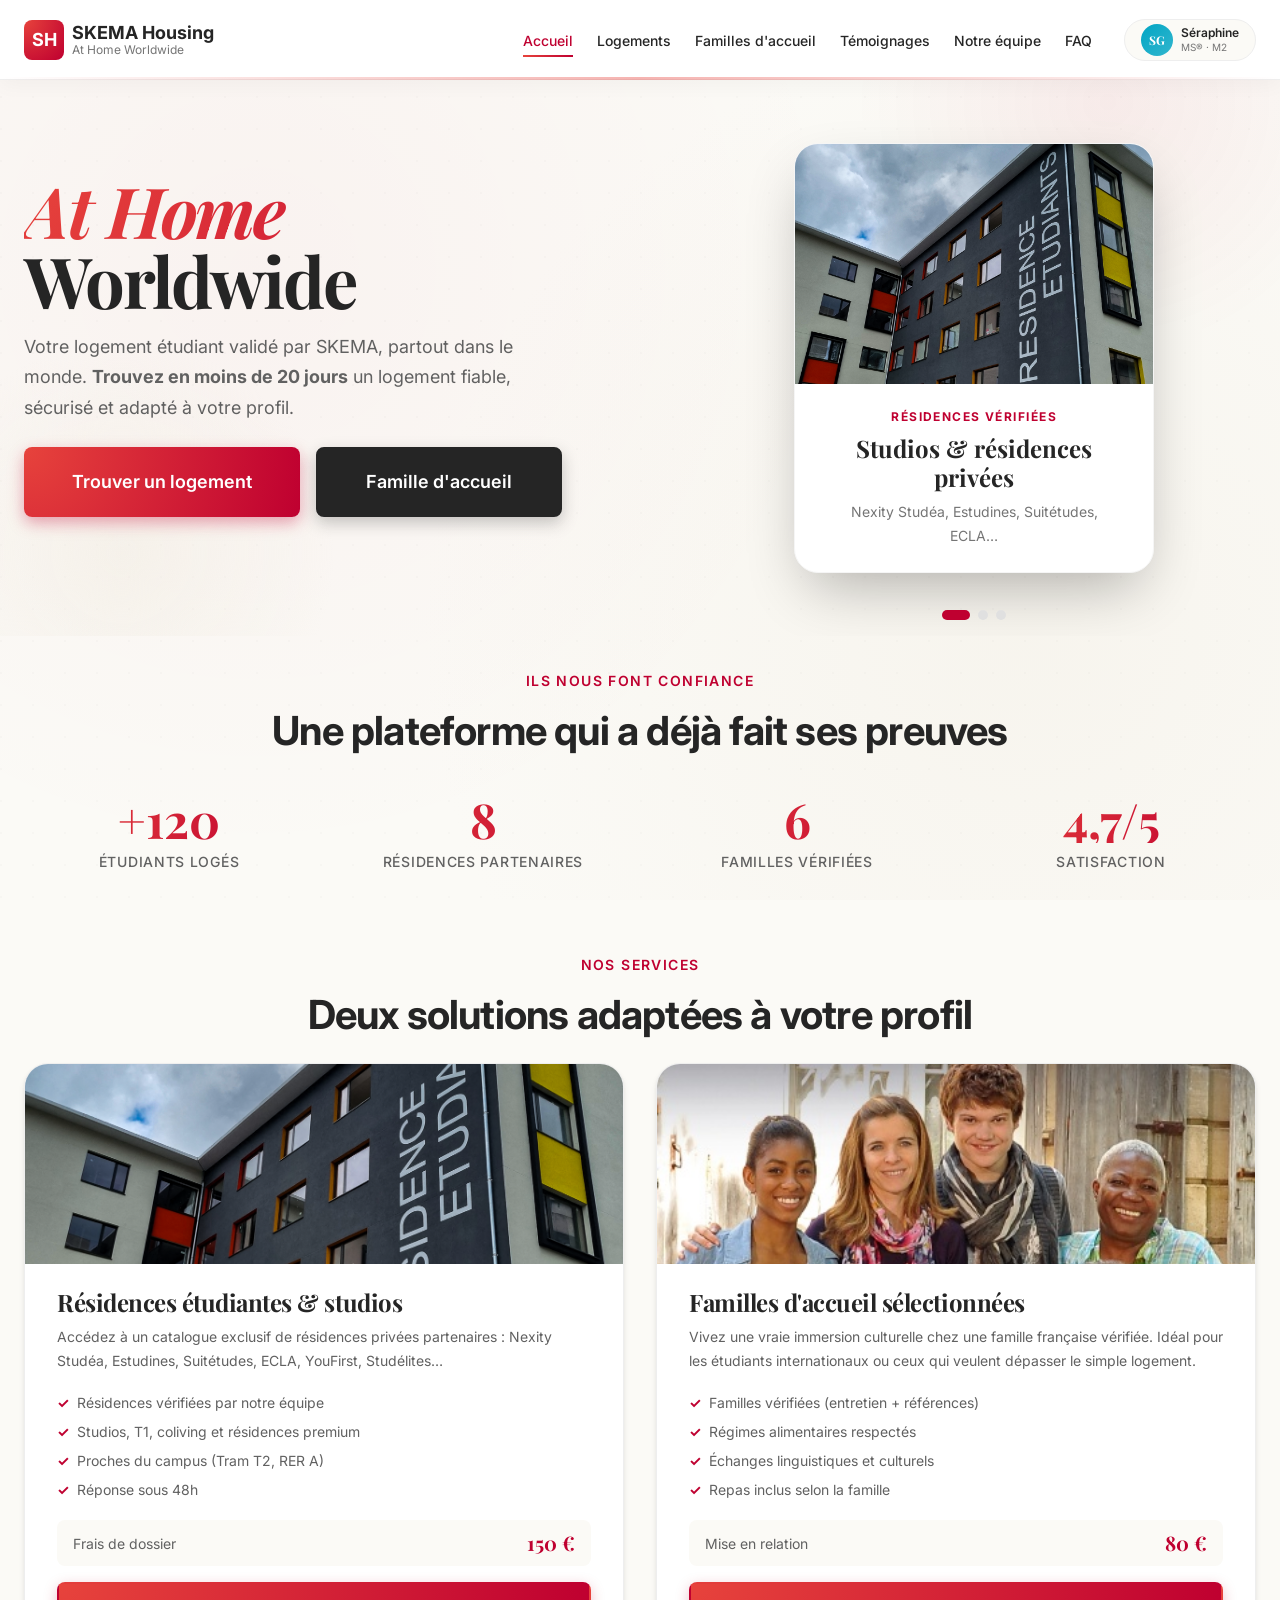
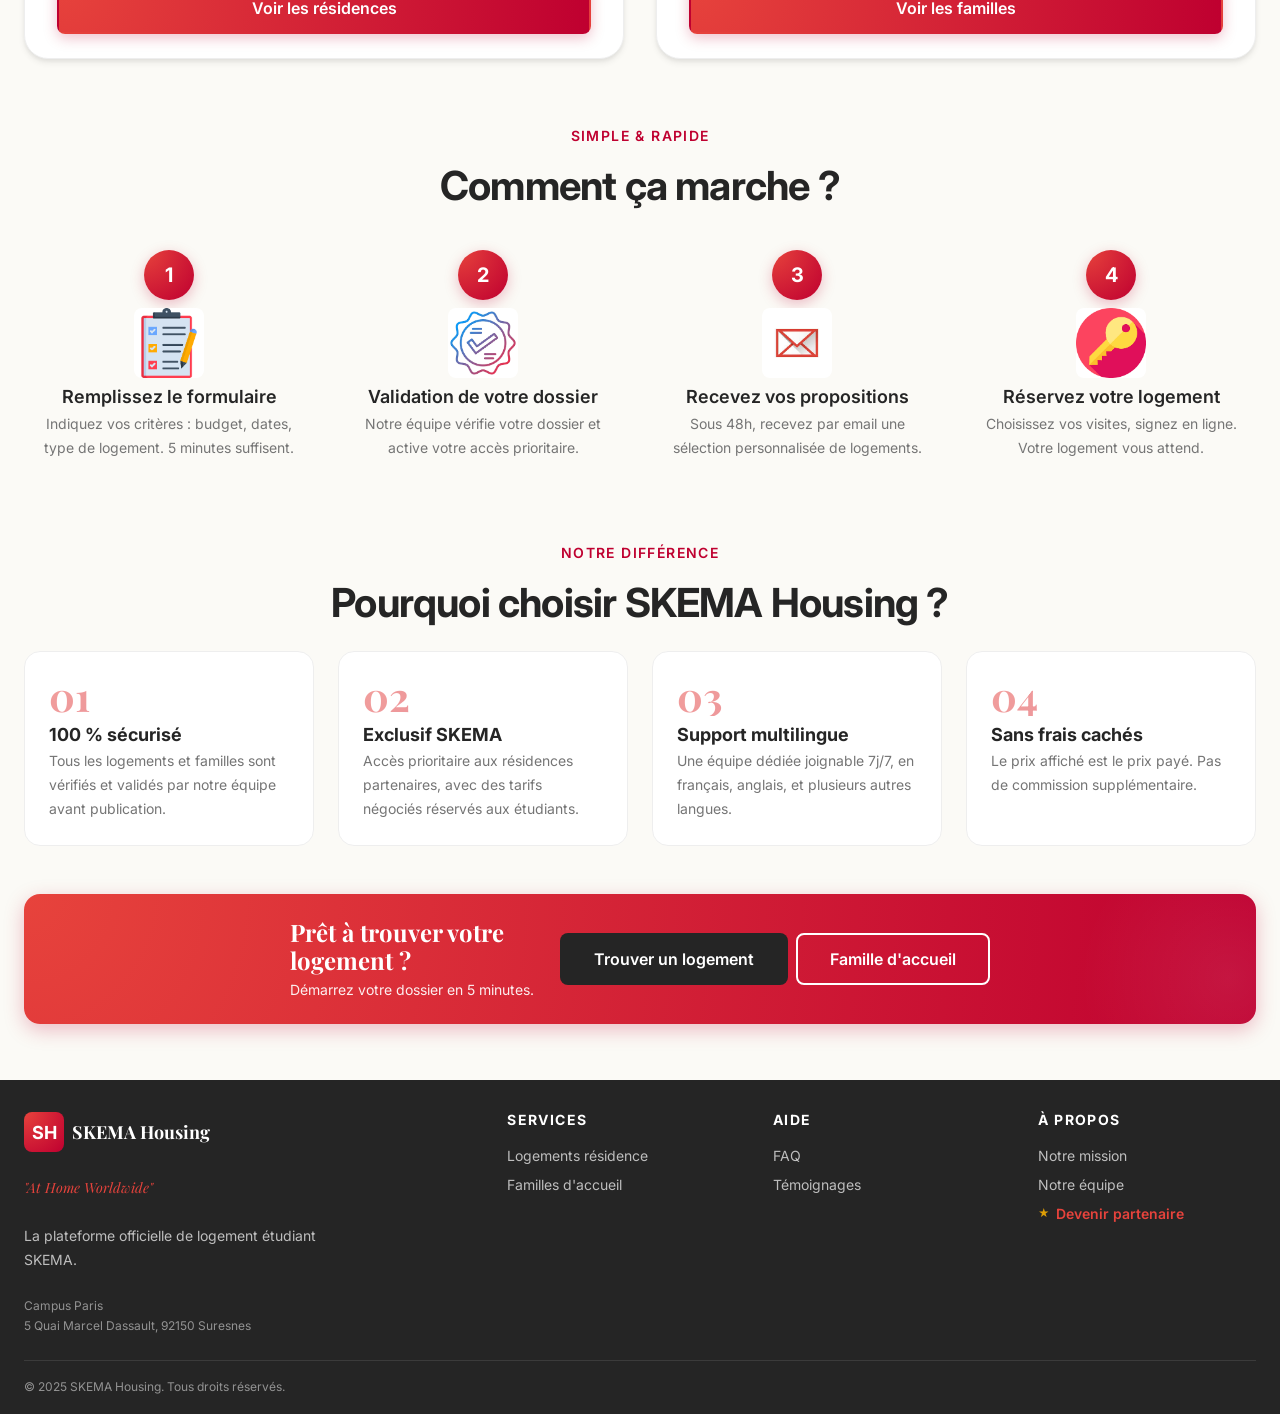
<file: index.html>
<!DOCTYPE html>
<html lang="fr">
<head>
  <meta charset="UTF-8">
  <meta name="viewport" content="width=device-width, initial-scale=1.0">
  <title>SKEMA Housing - At Home Worldwide</title>
  <meta name="description" content="La plateforme officielle de logement étudiant SKEMA.">
  <link rel="preconnect" href="https://fonts.googleapis.com">
  <link rel="preconnect" href="https://fonts.gstatic.com" crossorigin>
  <link href="https://fonts.googleapis.com/css2?family=Inter:wght@300;400;500;600;700&family=Playfair+Display:wght@600;700;900&display=swap" rel="stylesheet">
  <link rel="stylesheet" href="css/variables.css">
  <link rel="stylesheet" href="css/reset.css">
  <link rel="stylesheet" href="css/global.css">
  <link rel="stylesheet" href="css/components.css">
  <link rel="stylesheet" href="css/pages.css">
</head>
<body>

  <a href="#main" class="skip-link">Aller au contenu principal</a>

  <header class="site-header">
    <div class="header-inner">
      <a href="index.html" class="header-logo">
        <div class="header-logo-mark">SH</div>
        <div class="header-logo-text">
          <strong>SKEMA Housing</strong>
          <span>At Home Worldwide</span>
        </div>
      </a>
      <nav class="main-nav">
        <ul class="main-nav-list">
          <li><a href="index.html" class="main-nav-link active">Accueil</a></li>
          <li><a href="residences.html" class="main-nav-link">Logements</a></li>
          <li><a href="familles.html" class="main-nav-link">Familles d'accueil</a></li>
          <li><a href="temoignages.html" class="main-nav-link">Témoignages</a></li>
          <li><a href="equipe.html" class="main-nav-link">Notre équipe</a></li>
          <li><a href="faq.html" class="main-nav-link">FAQ</a></li>
        </ul>
        <div class="user-avatar-header" id="user-avatar-header"></div>
        <button class="menu-toggle"><span></span><span></span><span></span></button>
      </nav>
    </div>
  </header>

  <main id="main">

    <!-- ===== HERO PLEINE LARGEUR ===== -->
    <section class="hero">
      <div class="hero-container">
        <div class="hero-content">
          <h1 class="hero-title">
            <span class="hero-title-tagline">At Home</span>
            <span class="hero-title-main">Worldwide</span>
          </h1>
          <p class="hero-subtitle">
            Votre logement étudiant validé par SKEMA, partout dans le monde.
            <strong>Trouvez en moins de 20 jours</strong> un logement fiable, sécurisé et adapté à votre profil.
          </p>

          <div class="hero-actions">
            <a href="residences.html" class="btn btn-primary btn-lg">Trouver un logement</a>
            <a href="familles.html" class="btn btn-dark-cta btn-lg">Famille d'accueil</a>
          </div>
        </div>

        <!-- HERO CAROUSEL : 3 slides défilantes -->
        <div class="hero-carousel" id="hero-carousel">

          <!-- SLIDE 1 : Résidence privée -->
          <div class="hero-slide is-active" data-slide="0">
            <div class="hero-slide-card">
              <img src="assets/images/Accueil/résidenceEtudiant.webp" alt="Résidence étudiante">
              <div class="hero-slide-card-body">
                <span class="hero-slide-card-eyebrow">Résidences vérifiées</span>
                <h3 class="hero-slide-card-title">Studios &amp; résidences privées</h3>
                <p class="hero-slide-card-text">Nexity Studéa, Estudines, Suitétudes, ECLA…</p>
              </div>
            </div>
          </div>

          <!-- SLIDE 2 : Famille d'accueil -->
          <div class="hero-slide" data-slide="1">
            <div class="hero-slide-card">
              <img src="assets/images/Accueil/Famille.png" alt="Famille d'accueil">
              <div class="hero-slide-card-body">
                <span class="hero-slide-card-eyebrow">Immersion culturelle</span>
                <h3 class="hero-slide-card-title">Familles d'accueil sélectionnées</h3>
                <p class="hero-slide-card-text">Vraie immersion chez une famille française vérifiée.</p>
              </div>
            </div>
          </div>

          <!-- SLIDE 3 : Tendance (avec étoile ⭐ dorée avant 4,7) -->
          <div class="hero-slide" data-slide="2">
            <div class="hero-slide-trend">
              <div class="hero-slide-trend-label">Tendance</div>
              <div class="hero-slide-trend-stat">
                <div class="hero-slide-trend-value">+120</div>
                <div class="hero-slide-trend-text">étudiants logés cette année</div>
              </div>
              <div class="hero-slide-trend-stat">
                <div class="hero-slide-trend-value">
                  <span class="hero-slide-trend-star">★</span>
                  4,7<span style="font-size:50%;">/5</span>
                </div>
                <div class="hero-slide-trend-text">de satisfaction</div>
              </div>
            </div>
          </div>

          <div class="hero-carousel-dots">
            <button class="hero-carousel-dot is-active" data-target="0" aria-label="Slide 1"></button>
            <button class="hero-carousel-dot" data-target="1" aria-label="Slide 2"></button>
            <button class="hero-carousel-dot" data-target="2" aria-label="Slide 3"></button>
          </div>
        </div>
      </div>
    </section>

    <!-- ===== STATS ===== -->
    <section class="section" style="padding: 2rem 0;">
      <div class="container">
        <div class="text-center" style="margin-bottom: 1.5rem;">
          <span class="section-eyebrow">Ils nous font confiance</span>
          <h2 class="section-title">Une plateforme qui a déjà fait ses preuves</h2>
        </div>

        <div class="stats-grid">
          <div class="stat-card">
            <div class="stat-number">+120</div>
            <div class="stat-label">Étudiants logés</div>
          </div>
          <div class="stat-card">
            <div class="stat-number">8</div>
            <div class="stat-label">Résidences partenaires</div>
          </div>
          <div class="stat-card">
            <div class="stat-number">6</div>
            <div class="stat-label">Familles vérifiées</div>
          </div>
          <div class="stat-card">
            <div class="stat-number">4,7/5</div>
            <div class="stat-label">Satisfaction</div>
          </div>
        </div>
      </div>
    </section>

    <!-- ===== NOS SERVICES ===== -->
    <section class="section" style="padding: 2rem 0;">
      <div class="container">
        <div class="text-center" style="margin-bottom: 1.5rem;">
          <span class="section-eyebrow">Nos services</span>
          <h2 class="section-title">Deux solutions adaptées à votre profil</h2>
        </div>

        <div class="features-grid">

          <article class="feature-card">
            <div class="feature-card-image-real">
              <img src="assets/images/Accueil/résidenceEtudiant.webp" alt="Résidences étudiantes & studios">
            </div>
            <div class="feature-card-body">
              <h3 class="feature-card-title">Résidences étudiantes &amp; studios</h3>
              <p class="feature-card-description">
                Accédez à un catalogue exclusif de résidences privées partenaires : Nexity Studéa, Estudines, Suitétudes, ECLA, YouFirst, Studélites…
              </p>
              <ul class="feature-card-list">
                <li>Résidences vérifiées par notre équipe</li>
                <li>Studios, T1, coliving et résidences premium</li>
                <li>Proches du campus (Tram T2, RER A)</li>
                <li>Réponse sous 48h</li>
              </ul>
              <div class="feature-card-price-block">
                <span class="feature-card-price-label">Frais de dossier</span>
                <span class="feature-card-price-amount">150 €</span>
              </div>
              <a href="residences.html" class="btn btn-primary" style="width:100%;">Voir les résidences</a>
            </div>
          </article>

          <article class="feature-card">
            <div class="feature-card-image-real">
              <img src="assets/images/Accueil/Famille.png" alt="Familles d'accueil sélectionnées">
            </div>
            <div class="feature-card-body">
              <h3 class="feature-card-title">Familles d'accueil sélectionnées</h3>
              <p class="feature-card-description">
                Vivez une vraie immersion culturelle chez une famille française vérifiée. Idéal pour les étudiants internationaux ou ceux qui veulent dépasser le simple logement.
              </p>
              <ul class="feature-card-list">
                <li>Familles vérifiées (entretien + références)</li>
                <li>Régimes alimentaires respectés</li>
                <li>Échanges linguistiques et culturels</li>
                <li>Repas inclus selon la famille</li>
              </ul>
              <div class="feature-card-price-block">
                <span class="feature-card-price-label">Mise en relation</span>
                <span class="feature-card-price-amount">80 €</span>
              </div>
              <a href="familles.html" class="btn btn-primary" style="width:100%;">Voir les familles</a>
            </div>
          </article>

        </div>
      </div>
    </section>

    <!-- ===== COMMENT ÇA MARCHE ===== -->
    <section class="section" style="padding: 2rem 0;">
      <div class="container">
        <div class="text-center" style="margin-bottom: 1.5rem;">
          <span class="section-eyebrow">Simple &amp; rapide</span>
          <h2 class="section-title">Comment ça marche ?</h2>
        </div>

        <div class="steps-grid">
          <div class="step-card">
            <div class="step-number">1</div>
            <img src="assets/images/Accueil/formulaire.png" alt="" class="step-image">
            <h3 class="step-title">Remplissez le formulaire</h3>
            <p class="step-description">Indiquez vos critères : budget, dates, type de logement. 5 minutes suffisent.</p>
          </div>

          <div class="step-card">
            <div class="step-number">2</div>
            <img src="assets/images/Accueil/validation.png" alt="" class="step-image">
            <h3 class="step-title">Validation de votre dossier</h3>
            <p class="step-description">Notre équipe vérifie votre dossier et active votre accès prioritaire.</p>
          </div>

          <div class="step-card">
            <div class="step-number">3</div>
            <img src="assets/images/Accueil/email.jpg" alt="" class="step-image">
            <h3 class="step-title">Recevez vos propositions</h3>
            <p class="step-description">Sous 48h, recevez par email une sélection personnalisée de logements.</p>
          </div>

          <div class="step-card">
            <div class="step-number">4</div>
            <img src="assets/images/Accueil/clés.png" alt="" class="step-image">
            <h3 class="step-title">Réservez votre logement</h3>
            <p class="step-description">Choisissez vos visites, signez en ligne. Votre logement vous attend.</p>
          </div>
        </div>
      </div>
    </section>

    <!-- ===== POURQUOI CHOISIR ===== -->
    <section class="section" style="padding: 2rem 0;">
      <div class="container">
        <div class="text-center" style="margin-bottom: 1.5rem;">
          <span class="section-eyebrow">Notre différence</span>
          <h2 class="section-title">Pourquoi choisir SKEMA Housing ?</h2>
        </div>

        <div class="benefits-grid">
          <div class="benefit-card">
            <div class="benefit-card-number">01</div>
            <h3 class="benefit-title">100 % sécurisé</h3>
            <p>Tous les logements et familles sont vérifiés et validés par notre équipe avant publication.</p>
          </div>

          <div class="benefit-card">
            <div class="benefit-card-number">02</div>
            <h3 class="benefit-title">Exclusif SKEMA</h3>
            <p>Accès prioritaire aux résidences partenaires, avec des tarifs négociés réservés aux étudiants.</p>
          </div>

          <div class="benefit-card">
            <div class="benefit-card-number">03</div>
            <h3 class="benefit-title">Support multilingue</h3>
            <p>Une équipe dédiée joignable 7j/7, en français, anglais, et plusieurs autres langues.</p>
          </div>

          <div class="benefit-card">
            <div class="benefit-card-number">04</div>
            <h3 class="benefit-title">Sans frais cachés</h3>
            <p>Le prix affiché est le prix payé. Pas de commission supplémentaire.</p>
          </div>
        </div>
      </div>
    </section>

    <!-- ===== CTA FINAL ===== -->
    <section class="cta-final">
      <div class="container">
        <div class="cta-final-box">
          <div class="cta-final-content">
            <div class="cta-final-text-wrap">
              <h2 class="cta-final-title">Prêt à trouver votre logement ?</h2>
              <p class="cta-final-text">Démarrez votre dossier en 5 minutes.</p>
            </div>
            <div class="cta-final-actions">
              <a href="residences.html" class="btn btn-dark">Trouver un logement</a>
              <a href="familles.html" class="btn btn-ghost" style="color:#fff;border-color:#fff;">Famille d'accueil</a>
            </div>
          </div>
        </div>
      </div>
    </section>

  </main>

  <footer class="site-footer">
    <div class="container">
      <div class="footer-grid">
        <div class="footer-brand">
          <div class="footer-logo">
            <div class="header-logo-mark">SH</div>
            <strong>SKEMA Housing</strong>
          </div>
          <p class="footer-tagline">"At Home Worldwide"</p>
          <p class="footer-description">
            La plateforme officielle de logement étudiant SKEMA.
          </p>
          <p style="font-size:var(--fs-xs);color:rgba(255,255,255,0.5);margin-top:var(--space-sm);">
            Campus Paris<br>5 Quai Marcel Dassault, 92150 Suresnes
          </p>
        </div>

        <div>
          <h4 class="footer-title">Services</h4>
          <div class="footer-links">
            <a href="residences.html">Logements résidence</a>
            <a href="familles.html">Familles d'accueil</a>
          </div>
        </div>

        <div>
          <h4 class="footer-title">Aide</h4>
          <div class="footer-links">
            <a href="faq.html">FAQ</a>
            <a href="temoignages.html">Témoignages</a>
          </div>
        </div>

        <div>
          <h4 class="footer-title">À propos</h4>
          <div class="footer-links">
            <a href="apropos.html">Notre mission</a>
            <a href="equipe.html">Notre équipe</a>
            <a href="devenir-partenaire.html" class="footer-link-partner">Devenir partenaire</a>
          </div>
        </div>
      </div>

      <div class="footer-bottom">
        <p class="footer-copyright">© 2025 SKEMA Housing. Tous droits réservés.</p>
      </div>
    </div>
  </footer>

  <script src="js/data.js"></script>
  <script src="js/translations.js"></script>
  <script src="js/main.js"></script>
  <script>
    // === Avatar user ===
    const user = window.SKEMA_DATA?.CURRENT_USER;
    const avatarEl = document.getElementById('user-avatar-header');
    if (user && avatarEl) {
      avatarEl.innerHTML = `
        <div class="user-avatar-circle" style="background:linear-gradient(135deg, ${user.avatarColor}, ${user.avatarColor}cc);">
          ${user.initials}
        </div>
        <div class="user-avatar-header-info">
          <span class="user-avatar-header-name">${user.firstname}</span>
          <span class="user-avatar-header-program">${user.program} · ${user.year}</span>
        </div>
      `;
    }

    // === CAROUSEL HERO (3 sec par slide) ===
    (function() {
      const slides = document.querySelectorAll('.hero-slide');
      const dots = document.querySelectorAll('.hero-carousel-dot');
      if (slides.length === 0) return;

      let current = 0;
      let interval;

      function goTo(index) {
        slides.forEach((s, i) => s.classList.toggle('is-active', i === index));
        dots.forEach((d, i) => d.classList.toggle('is-active', i === index));
        current = index;
      }

      function next() {
        goTo((current + 1) % slides.length);
      }

      function start() {
        interval = setInterval(next, 3000);
      }

      function stop() {
        clearInterval(interval);
      }

      dots.forEach((dot, i) => {
        dot.addEventListener('click', () => {
          stop();
          goTo(i);
          start();
        });
      });

      const carousel = document.getElementById('hero-carousel');
      if (carousel) {
        carousel.addEventListener('mouseenter', stop);
        carousel.addEventListener('mouseleave', start);
      }

      start();
    })();
  </script>
</body>
</html>
</file>
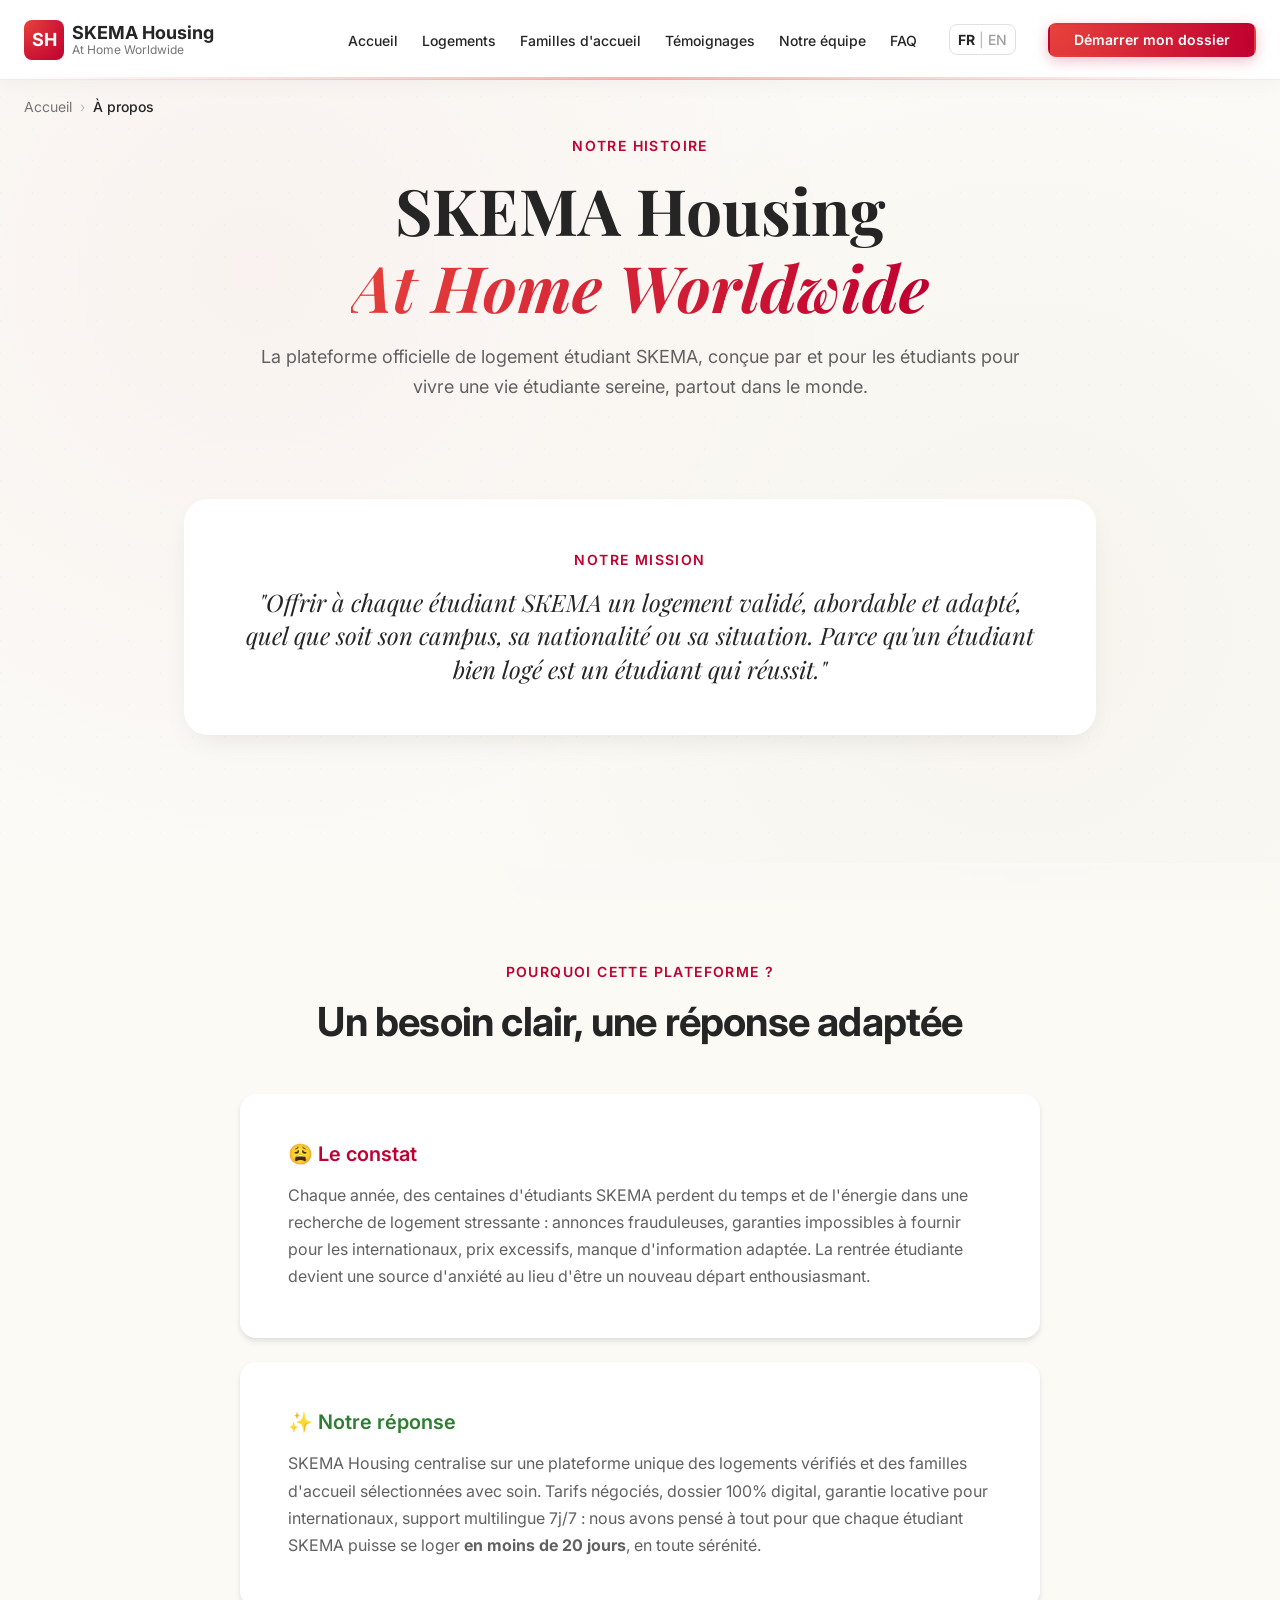
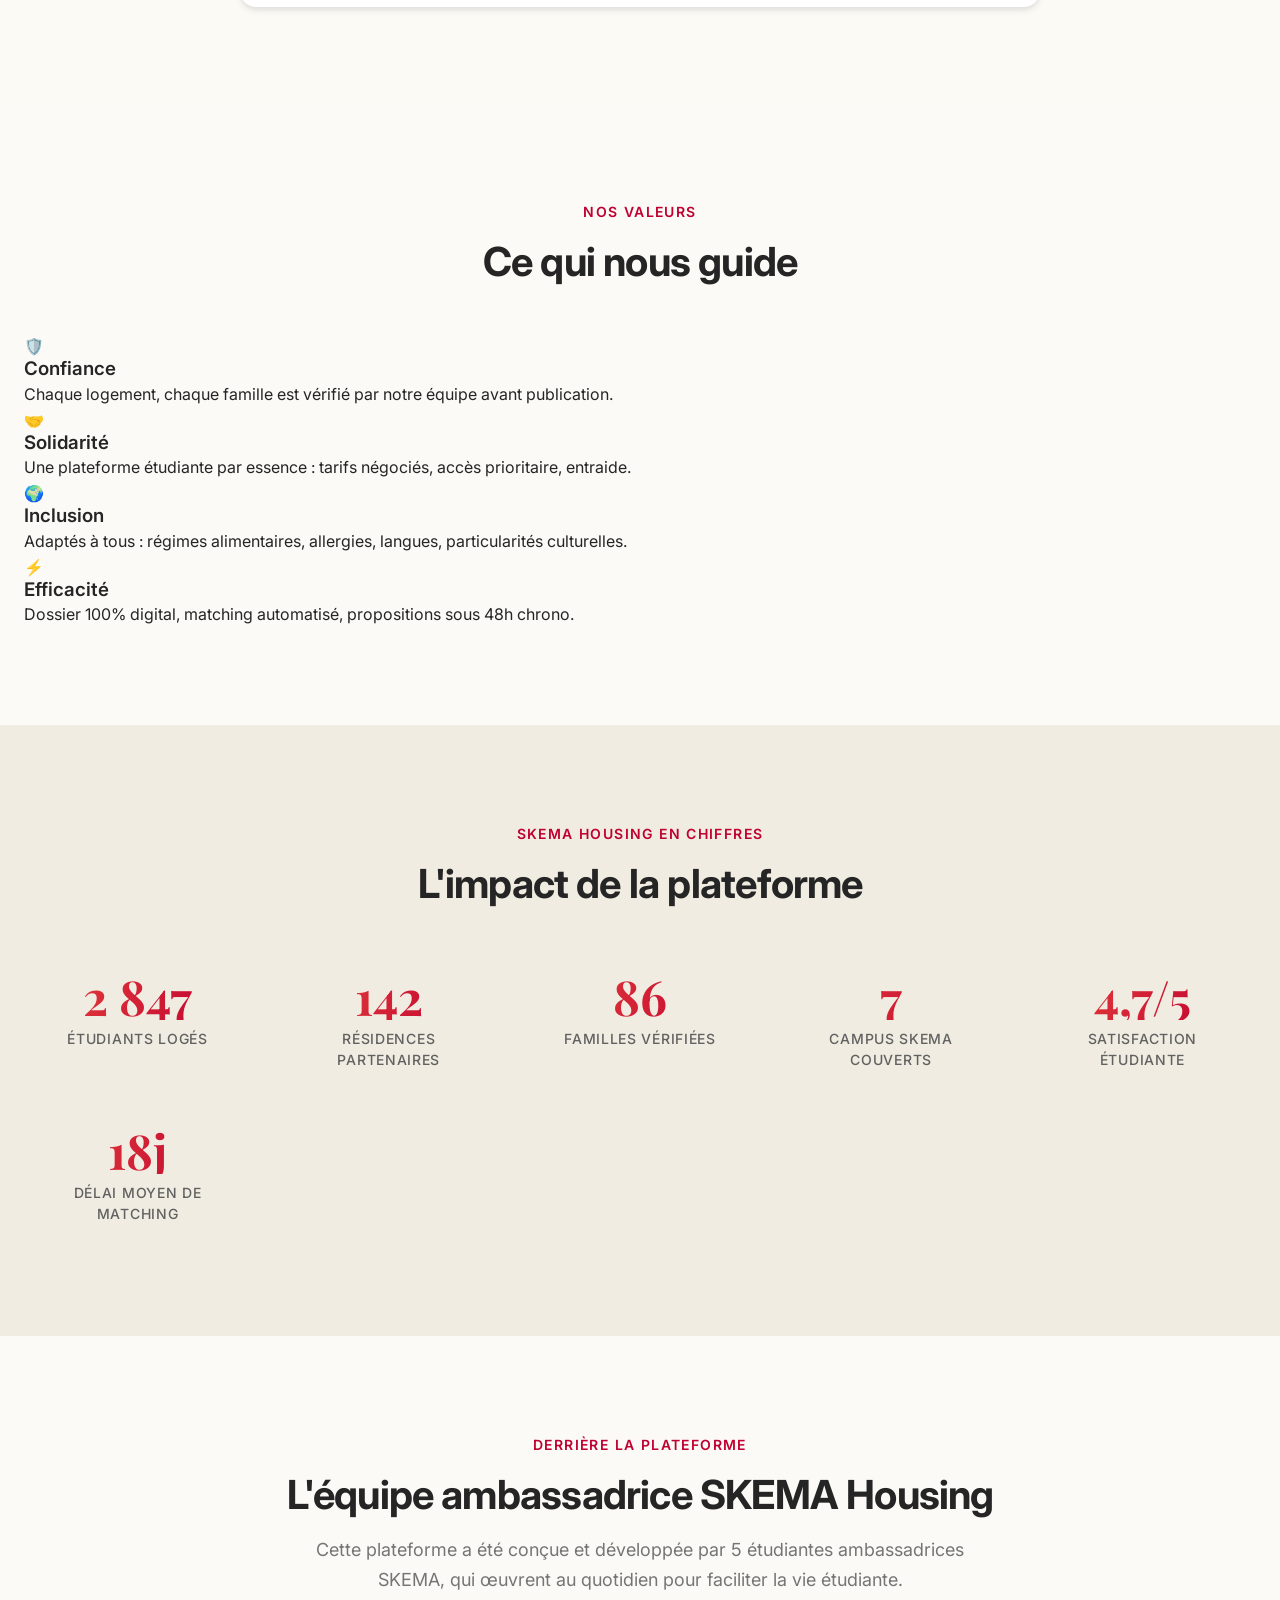
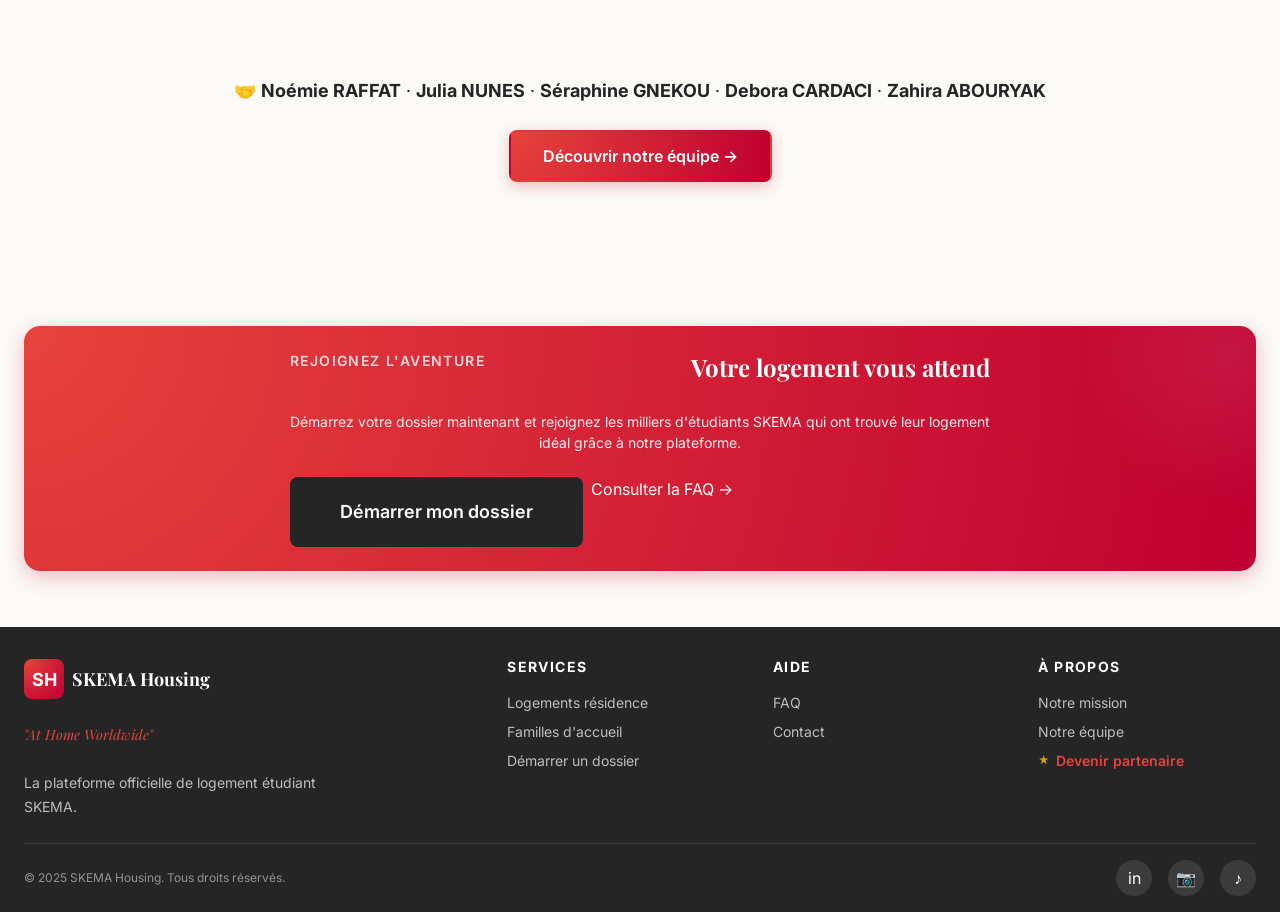
<file: apropos.html>
<!DOCTYPE html>
<html lang="fr">
<head>
  <meta charset="UTF-8">
  <meta name="viewport" content="width=device-width, initial-scale=1.0">
  <title>À propos - SKEMA Housing</title>
  <link rel="preconnect" href="https://fonts.googleapis.com">
  <link rel="preconnect" href="https://fonts.gstatic.com" crossorigin>
  <link href="https://fonts.googleapis.com/css2?family=Inter:wght@300;400;500;600;700&family=Playfair+Display:wght@600;700&display=swap" rel="stylesheet">
  <link rel="stylesheet" href="css/variables.css">
  <link rel="stylesheet" href="css/reset.css">
  <link rel="stylesheet" href="css/global.css">
  <link rel="stylesheet" href="css/components.css">
  <link rel="stylesheet" href="css/pages.css">
</head>
<body>

  <a href="#main" class="skip-link">Aller au contenu principal</a>

  <header class="site-header">
    <div class="header-inner">
      <a href="index.html" class="header-logo">
        <div class="header-logo-mark">SH</div>
        <div class="header-logo-text">
          <strong>SKEMA Housing</strong>
          <span>At Home Worldwide</span>
        </div>
      </a>
      <nav class="main-nav">
        <ul class="main-nav-list">
          <li><a href="index.html" class="main-nav-link">Accueil</a></li>
          <li><a href="residences.html" class="main-nav-link">Logements</a></li>
          <li><a href="familles.html" class="main-nav-link">Familles d'accueil</a></li>
          <li><a href="temoignages.html" class="main-nav-link">Témoignages</a></li>
          <li><a href="equipe.html" class="main-nav-link">Notre équipe</a></li>
          <li><a href="faq.html" class="main-nav-link">FAQ</a></li>
        </ul>
        <button class="lang-switcher">
          <span class="lang-active">FR</span>
          <span class="lang-separator">|</span>
          <span class="lang-inactive">EN</span>
        </button>
        <a href="formulaire-residence.html" class="btn btn-primary btn-sm">Démarrer mon dossier</a>
        <button class="menu-toggle"><span></span><span></span><span></span></button>
      </nav>
    </div>
  </header>

  <main id="main">

    <div class="container">
      <div class="breadcrumbs">
        <a href="index.html">Accueil</a>
        <span class="separator">›</span>
        <span class="current">À propos</span>
      </div>
    </div>

    <!-- HERO -->
    <section class="page-hero">
      <div class="container">
        <div class="text-center" style="max-width:780px;margin:0 auto;">
          <span class="section-eyebrow">Notre histoire</span>
          <h1 style="font-family:var(--font-display);font-size:clamp(2.5rem,5vw,4rem);font-weight:var(--fw-bold);margin-bottom:var(--space-md);">
            SKEMA Housing
            <br>
            <span style="background:var(--skema-rouge-gradient);-webkit-background-clip:text;-webkit-text-fill-color:transparent;background-clip:text;font-style:italic;">At Home Worldwide</span>
          </h1>
          <p style="font-size:var(--fs-md);color:var(--gray-700);">
            La plateforme officielle de logement étudiant SKEMA, conçue par et pour les étudiants
            pour vivre une vie étudiante sereine, partout dans le monde.
          </p>
        </div>
      </div>
    </section>

    <!-- NOTRE MISSION -->
    <section class="section">
      <div class="container container-narrow">
        <div class="about-mission">
          <span class="section-eyebrow">Notre mission</span>
          <p class="about-mission-quote">
            "Offrir à chaque étudiant SKEMA un logement validé, abordable et adapté,
            quel que soit son campus, sa nationalité ou sa situation. Parce qu'un étudiant
            bien logé est un étudiant qui réussit."
          </p>
        </div>
      </div>
    </section>

    <!-- POURQUOI SKEMA HOUSING -->
    <section class="section section-beige">
      <div class="container">
        <div class="text-center" style="margin-bottom:3rem;">
          <span class="section-eyebrow">Pourquoi cette plateforme ?</span>
          <h2 class="section-title">Un besoin clair, une réponse adaptée</h2>
        </div>

        <div style="max-width: 800px; margin: 0 auto;">
          <div style="background:var(--skema-blanc);padding:var(--space-2xl);border-radius:var(--radius-xl);box-shadow:var(--shadow-md);margin-bottom:var(--space-lg);">
            <h3 style="font-size:var(--fs-lg);font-weight:var(--fw-semibold);margin-bottom:var(--space-md);color:var(--skema-rouge-fonce);">
              😩 Le constat
            </h3>
            <p style="line-height:var(--lh-relaxed);color:var(--gray-700);">
              Chaque année, des centaines d'étudiants SKEMA perdent du temps et de l'énergie dans
              une recherche de logement stressante : annonces frauduleuses, garanties impossibles à fournir
              pour les internationaux, prix excessifs, manque d'information adaptée. La rentrée étudiante
              devient une source d'anxiété au lieu d'être un nouveau départ enthousiasmant.
            </p>
          </div>

          <div style="background:var(--skema-blanc);padding:var(--space-2xl);border-radius:var(--radius-xl);box-shadow:var(--shadow-md);">
            <h3 style="font-size:var(--fs-lg);font-weight:var(--fw-semibold);margin-bottom:var(--space-md);color:var(--color-success);">
              ✨ Notre réponse
            </h3>
            <p style="line-height:var(--lh-relaxed);color:var(--gray-700);">
              SKEMA Housing centralise sur une plateforme unique des logements vérifiés et des familles d'accueil
              sélectionnées avec soin. Tarifs négociés, dossier 100% digital, garantie locative pour internationaux,
              support multilingue 7j/7 : nous avons pensé à tout pour que chaque étudiant SKEMA puisse se loger
              <strong>en moins de 20 jours</strong>, en toute sérénité.
            </p>
          </div>
        </div>
      </div>
    </section>

    <!-- NOS VALEURS -->
    <section class="section">
      <div class="container">
        <div class="text-center" style="margin-bottom:3rem;">
          <span class="section-eyebrow">Nos valeurs</span>
          <h2 class="section-title">Ce qui nous guide</h2>
        </div>

        <div class="about-values-grid">
          <div class="about-value-card">
            <div class="about-value-icon">🛡️</div>
            <h3 class="about-value-title">Confiance</h3>
            <p class="about-value-text">
              Chaque logement, chaque famille est vérifié par notre équipe avant publication.
            </p>
          </div>
          <div class="about-value-card">
            <div class="about-value-icon">🤝</div>
            <h3 class="about-value-title">Solidarité</h3>
            <p class="about-value-text">
              Une plateforme étudiante par essence : tarifs négociés, accès prioritaire, entraide.
            </p>
          </div>
          <div class="about-value-card">
            <div class="about-value-icon">🌍</div>
            <h3 class="about-value-title">Inclusion</h3>
            <p class="about-value-text">
              Adaptés à tous : régimes alimentaires, allergies, langues, particularités culturelles.
            </p>
          </div>
          <div class="about-value-card">
            <div class="about-value-icon">⚡</div>
            <h3 class="about-value-title">Efficacité</h3>
            <p class="about-value-text">
              Dossier 100% digital, matching automatisé, propositions sous 48h chrono.
            </p>
          </div>
        </div>
      </div>
    </section>

    <!-- CHIFFRES CLÉS -->
    <section class="section section-beige-marque">
      <div class="container">
        <div class="text-center" style="margin-bottom:3rem;">
          <span class="section-eyebrow">SKEMA Housing en chiffres</span>
          <h2 class="section-title">L'impact de la plateforme</h2>
        </div>

        <div class="stats-grid">
          <div class="stat-card">
            <div class="stat-number">2 847</div>
            <div class="stat-label">Étudiants logés</div>
          </div>
          <div class="stat-card">
            <div class="stat-number">142</div>
            <div class="stat-label">Résidences partenaires</div>
          </div>
          <div class="stat-card">
            <div class="stat-number">86</div>
            <div class="stat-label">Familles vérifiées</div>
          </div>
          <div class="stat-card">
            <div class="stat-number">7</div>
            <div class="stat-label">Campus SKEMA couverts</div>
          </div>
          <div class="stat-card">
            <div class="stat-number">4,7/5</div>
            <div class="stat-label">Satisfaction étudiante</div>
          </div>
          <div class="stat-card">
            <div class="stat-number">18j</div>
            <div class="stat-label">Délai moyen de matching</div>
          </div>
        </div>
      </div>
    </section>

    <!-- BLOC ÉQUIPE PROJET -->
    <section class="section">
      <div class="container container-narrow">
        <div class="text-center" style="margin-bottom: 3rem;">
          <span class="section-eyebrow">Derrière la plateforme</span>
          <h2 class="section-title">L'équipe ambassadrice SKEMA Housing</h2>
          <p class="section-subtitle" style="margin-left:auto;margin-right:auto;">
            Cette plateforme a été conçue et développée par 5 étudiantes ambassadrices SKEMA,
            qui œuvrent au quotidien pour faciliter la vie étudiante.
          </p>
        </div>

        <div style="text-align: center; padding: 2rem; background: var(--skema-beige-clair); border-radius: var(--radius-xl);">
          <p style="font-size: var(--fs-md); margin-bottom: 1.5rem;">
            🤝 <strong>Noémie RAFFAT</strong> · <strong>Julia NUNES</strong> · <strong>Séraphine GNEKOU</strong> · <strong>Debora CARDACI</strong> · <strong>Zahira ABOURYAK</strong>
          </p>
          <a href="equipe.html" class="btn btn-primary">
            Découvrir notre équipe →
          </a>
        </div>
      </div>
    </section>

    <!-- CTA FINAL -->
    <section class="section cta-final">
      <div class="container">
        <div class="cta-final-box">
          <div class="cta-final-content">
            <span class="section-eyebrow" style="color:#ffd8dd;">Rejoignez l'aventure</span>
            <h2 class="cta-final-title">Votre logement vous attend</h2>
            <p class="cta-final-text">
              Démarrez votre dossier maintenant et rejoignez les milliers d'étudiants SKEMA
              qui ont trouvé leur logement idéal grâce à notre plateforme.
            </p>
            <div class="cta-final-actions">
              <a href="formulaire-residence.html" class="btn btn-dark btn-lg">
                Démarrer mon dossier
              </a>
              <a href="faq.html" class="btn-link-light">
                Consulter la FAQ →
              </a>
            </div>
          </div>
        </div>
      </div>
    </section>

  </main>

  <footer class="site-footer">
    <div class="container">
      <div class="footer-grid">
        <div class="footer-brand">
          <div class="footer-logo">
            <div class="header-logo-mark">SH</div>
            <strong>SKEMA Housing</strong>
          </div>
          <p class="footer-tagline">"At Home Worldwide"</p>
          <p class="footer-description">La plateforme officielle de logement étudiant SKEMA.</p>
        </div>
        <div>
          <h4 class="footer-title">Services</h4>
          <div class="footer-links">
            <a href="residences.html">Logements résidence</a>
            <a href="familles.html">Familles d'accueil</a>
            <a href="formulaire-residence.html">Démarrer un dossier</a>
          </div>
        </div>
        <div>
          <h4 class="footer-title">Aide</h4>
          <div class="footer-links">
            <a href="faq.html">FAQ</a>
            <a href="#">Contact</a>
          </div>
        </div>
        <div>
          <h4 class="footer-title">À propos</h4>
          <div class="footer-links">
            <a href="apropos.html">Notre mission</a>
            <a href="equipe.html">Notre équipe</a>
          </div>
        </div>
      </div>
      <div class="footer-bottom">
        <p class="footer-copyright">© 2025 SKEMA Housing. Tous droits réservés.</p>
        <div class="footer-social">
          <a href="#">in</a><a href="#">📷</a><a href="#">♪</a>
        </div>
      </div>
    </div>
  </footer>

  <script src="js/data.js"></script>
  <script src="js/translations.js"></script>
  <script src="js/main.js"></script>
</body>
</html>
</file>
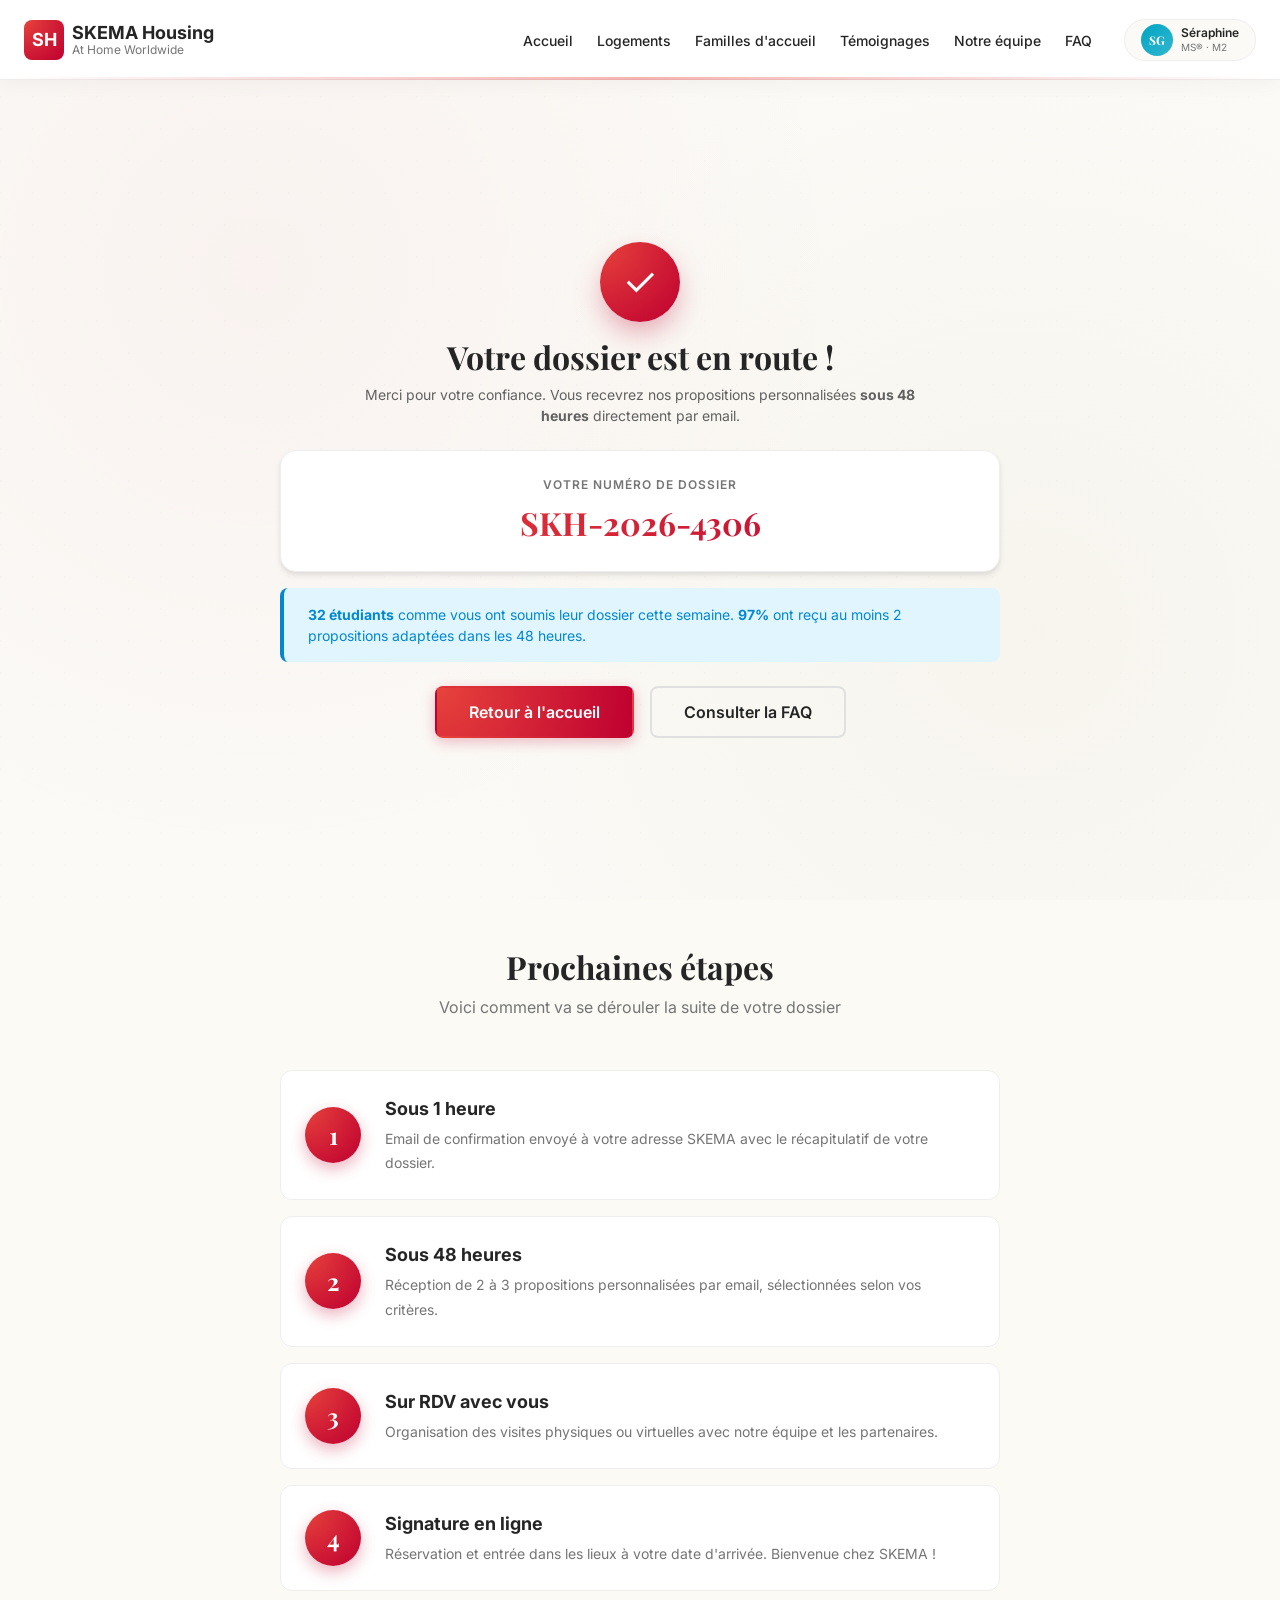
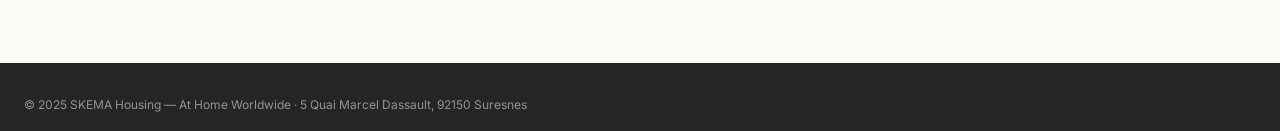
<file: confirmation.html>
<!DOCTYPE html>
<html lang="fr">
<head>
  <meta charset="UTF-8">
  <meta name="viewport" content="width=device-width, initial-scale=1.0">
  <title>Confirmation - SKEMA Housing</title>
  <link rel="preconnect" href="https://fonts.googleapis.com">
  <link rel="preconnect" href="https://fonts.gstatic.com" crossorigin>
  <link href="https://fonts.googleapis.com/css2?family=Inter:wght@300;400;500;600;700&family=Playfair+Display:wght@600;700&display=swap" rel="stylesheet">
  <link rel="stylesheet" href="css/variables.css">
  <link rel="stylesheet" href="css/reset.css">
  <link rel="stylesheet" href="css/global.css">
  <link rel="stylesheet" href="css/components.css">
  <link rel="stylesheet" href="css/pages.css">
</head>
<body>

  <a href="#main" class="skip-link">Aller au contenu principal</a>

  <header class="site-header">
    <div class="header-inner">
      <a href="index.html" class="header-logo">
        <div class="header-logo-mark">SH</div>
        <div class="header-logo-text">
          <strong>SKEMA Housing</strong>
          <span>At Home Worldwide</span>
        </div>
      </a>
      <nav class="main-nav">
        <ul class="main-nav-list">
          <li><a href="index.html" class="main-nav-link">Accueil</a></li>
          <li><a href="residences.html" class="main-nav-link">Logements</a></li>
          <li><a href="familles.html" class="main-nav-link">Familles d'accueil</a></li>
          <li><a href="temoignages.html" class="main-nav-link">Témoignages</a></li>
          <li><a href="equipe.html" class="main-nav-link">Notre équipe</a></li>
          <li><a href="faq.html" class="main-nav-link">FAQ</a></li>
        </ul>
        <div class="user-avatar-header" id="user-avatar-header"></div>
        <button class="menu-toggle"><span></span><span></span><span></span></button>
      </nav>
    </div>
  </header>

  <main id="main">

    <!-- ============================================
         BLOC PRINCIPAL : tout visible sans scroll
         ============================================ -->
    <section class="confirm-page">
      <div class="container">

        <div class="confirm-container">

          <!-- Icône succès animée -->
          <div class="confirm-icon">✓</div>

          <h1 class="confirm-title">Votre dossier est en route !</h1>
          <p class="confirm-subtitle">
            Merci pour votre confiance. Vous recevrez nos propositions personnalisées
            <strong>sous 48 heures</strong> directement par email.
          </p>

          <!-- Numéro de dossier -->
          <div class="confirm-box">
            <p class="confirm-number">Votre numéro de dossier</p>
            <div class="confirm-number-value" id="dossier-number">SKH-2025-0000</div>
          </div>

          <!-- Bandeau social proof compact -->
          <div class="confirm-social-proof">
            <strong>32 étudiants</strong> comme vous ont soumis leur dossier cette semaine.
            <strong>97%</strong> ont reçu au moins 2 propositions adaptées dans les 48 heures.
          </div>

          <!-- Actions -->
          <div class="confirm-actions">
            <a href="index.html" class="btn btn-primary">Retour à l'accueil</a>
            <a href="faq.html" class="btn btn-ghost">Consulter la FAQ</a>
          </div>

        </div>
      </div>
    </section>

    <!-- ============================================
         SECTION SCROLL : Prochaines étapes
         (cercles numérotés 1-2-3-4 design)
         ============================================ -->
    <section class="confirm-timeline-section section-beige">
      <div class="container">
        <h2>Prochaines étapes</h2>
        <p class="timeline-subtitle">Voici comment va se dérouler la suite de votre dossier</p>

        <ul class="confirm-timeline">

          <li class="confirm-timeline-item">
            <div class="confirm-timeline-number">1</div>
            <div class="confirm-timeline-content">
              <strong>Sous 1 heure</strong>
              <span>Email de confirmation envoyé à votre adresse SKEMA avec le récapitulatif de votre dossier.</span>
            </div>
          </li>

          <li class="confirm-timeline-item">
            <div class="confirm-timeline-number">2</div>
            <div class="confirm-timeline-content">
              <strong>Sous 48 heures</strong>
              <span>Réception de 2 à 3 propositions personnalisées par email, sélectionnées selon vos critères.</span>
            </div>
          </li>

          <li class="confirm-timeline-item">
            <div class="confirm-timeline-number">3</div>
            <div class="confirm-timeline-content">
              <strong>Sur RDV avec vous</strong>
              <span>Organisation des visites physiques ou virtuelles avec notre équipe et les partenaires.</span>
            </div>
          </li>

          <li class="confirm-timeline-item">
            <div class="confirm-timeline-number">4</div>
            <div class="confirm-timeline-content">
              <strong>Signature en ligne</strong>
              <span>Réservation et entrée dans les lieux à votre date d'arrivée. Bienvenue chez SKEMA !</span>
            </div>
          </li>

        </ul>
      </div>
    </section>

  </main>

  <footer class="site-footer">
    <div class="container">
      <div class="footer-bottom" style="border:none;padding-top:0;">
        <p class="footer-copyright">© 2025 SKEMA Housing — At Home Worldwide · 5 Quai Marcel Dassault, 92150 Suresnes</p>
      </div>
    </div>
  </footer>

  <script src="js/data.js"></script>
  <script src="js/main.js"></script>
  <script>
    // Avatar user
    const user = window.SKEMA_DATA?.CURRENT_USER;
    const avatarEl = document.getElementById('user-avatar-header');
    if (user && avatarEl) {
      avatarEl.innerHTML = `
        <div class="user-avatar-circle" style="background:linear-gradient(135deg, ${user.avatarColor}, ${user.avatarColor}cc);">
          ${user.initials}
        </div>
        <div class="user-avatar-header-info">
          <span class="user-avatar-header-name">${user.firstname}</span>
          <span class="user-avatar-header-program">${user.program} · ${user.year}</span>
        </div>
      `;
    }

    // Numéro de dossier
    (function() {
      const urlParams = new URLSearchParams(window.location.search);
      let number = urlParams.get('n');

      if (!number) {
        const last = sessionStorage.getItem('skema-last-submission');
        if (last) {
          try {
            number = JSON.parse(last).number;
          } catch (e) {}
        }
      }

      if (!number) {
        const year = new Date().getFullYear();
        const random = Math.floor(Math.random() * 9000 + 1000);
        number = `SKH-${year}-${random}`;
      }

      const el = document.getElementById('dossier-number');
      if (el) el.textContent = number;
    })();
  </script>
</body>
</html>
</file>
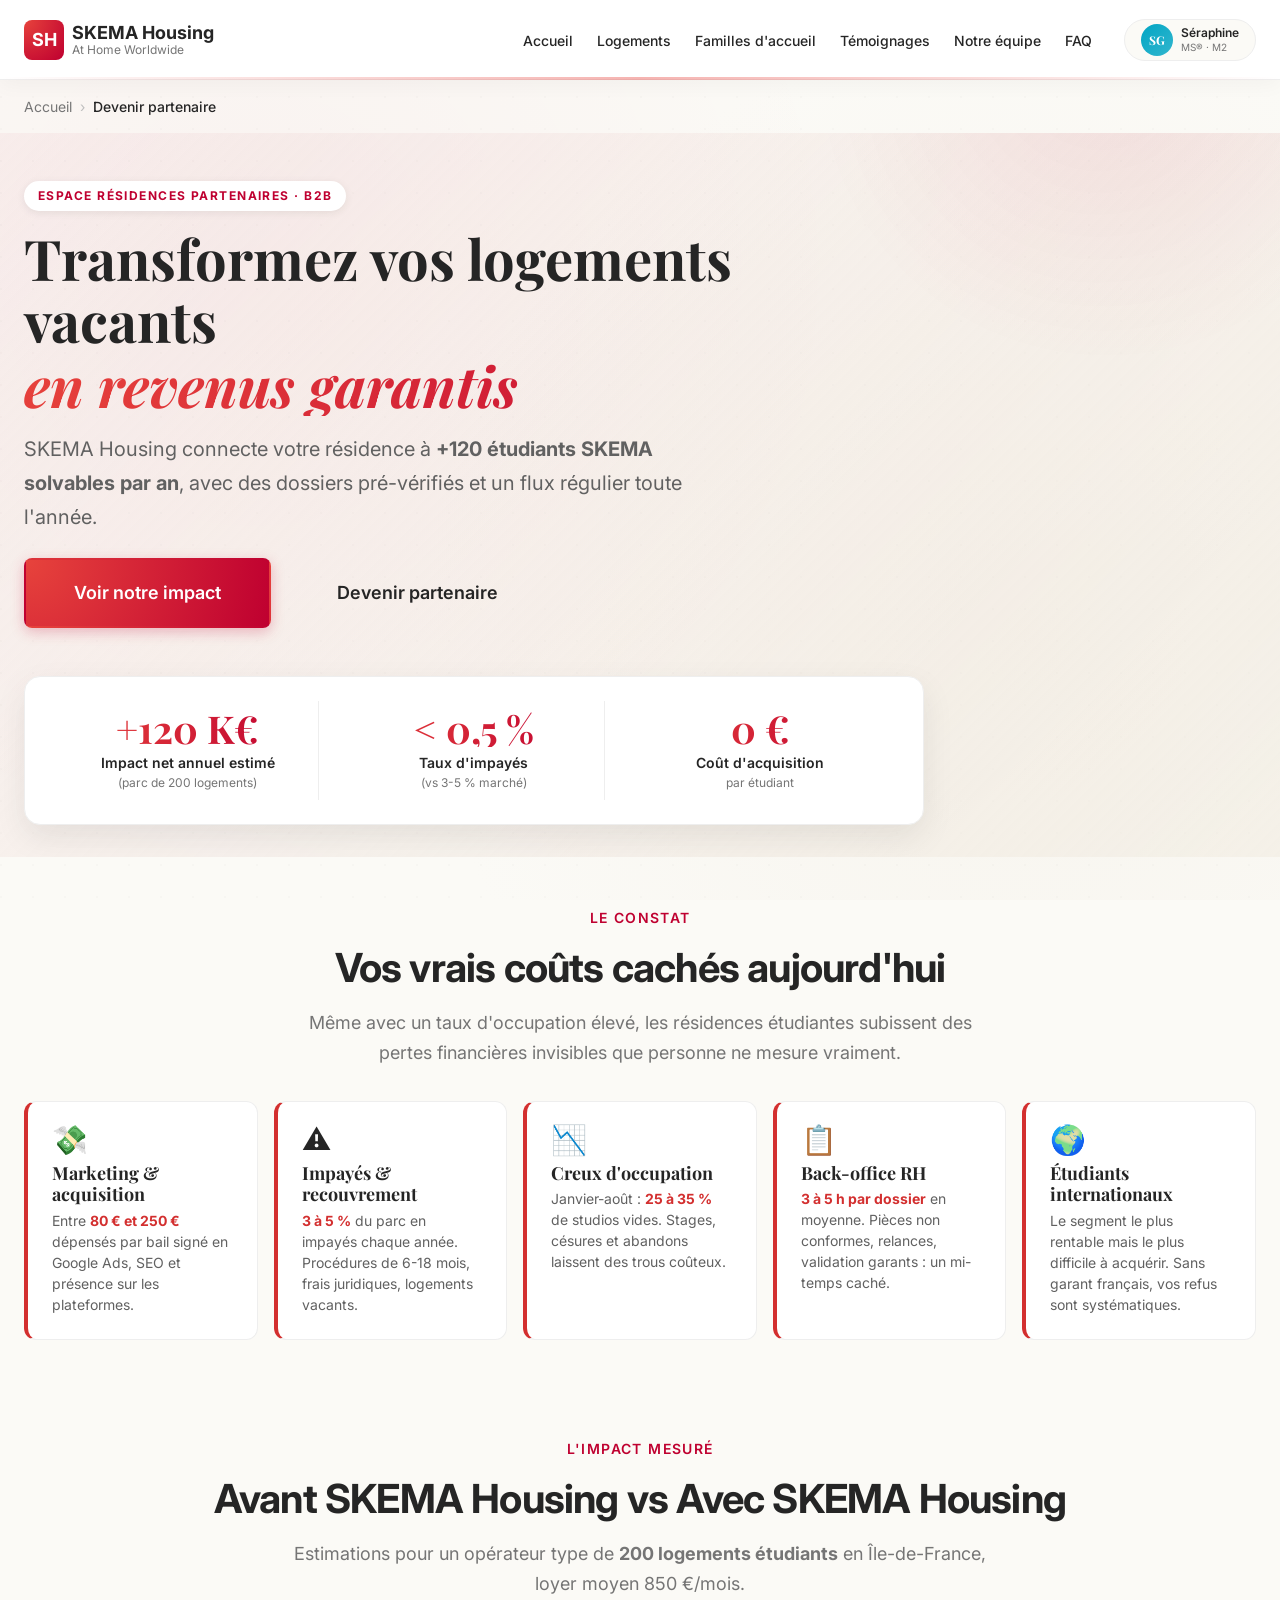
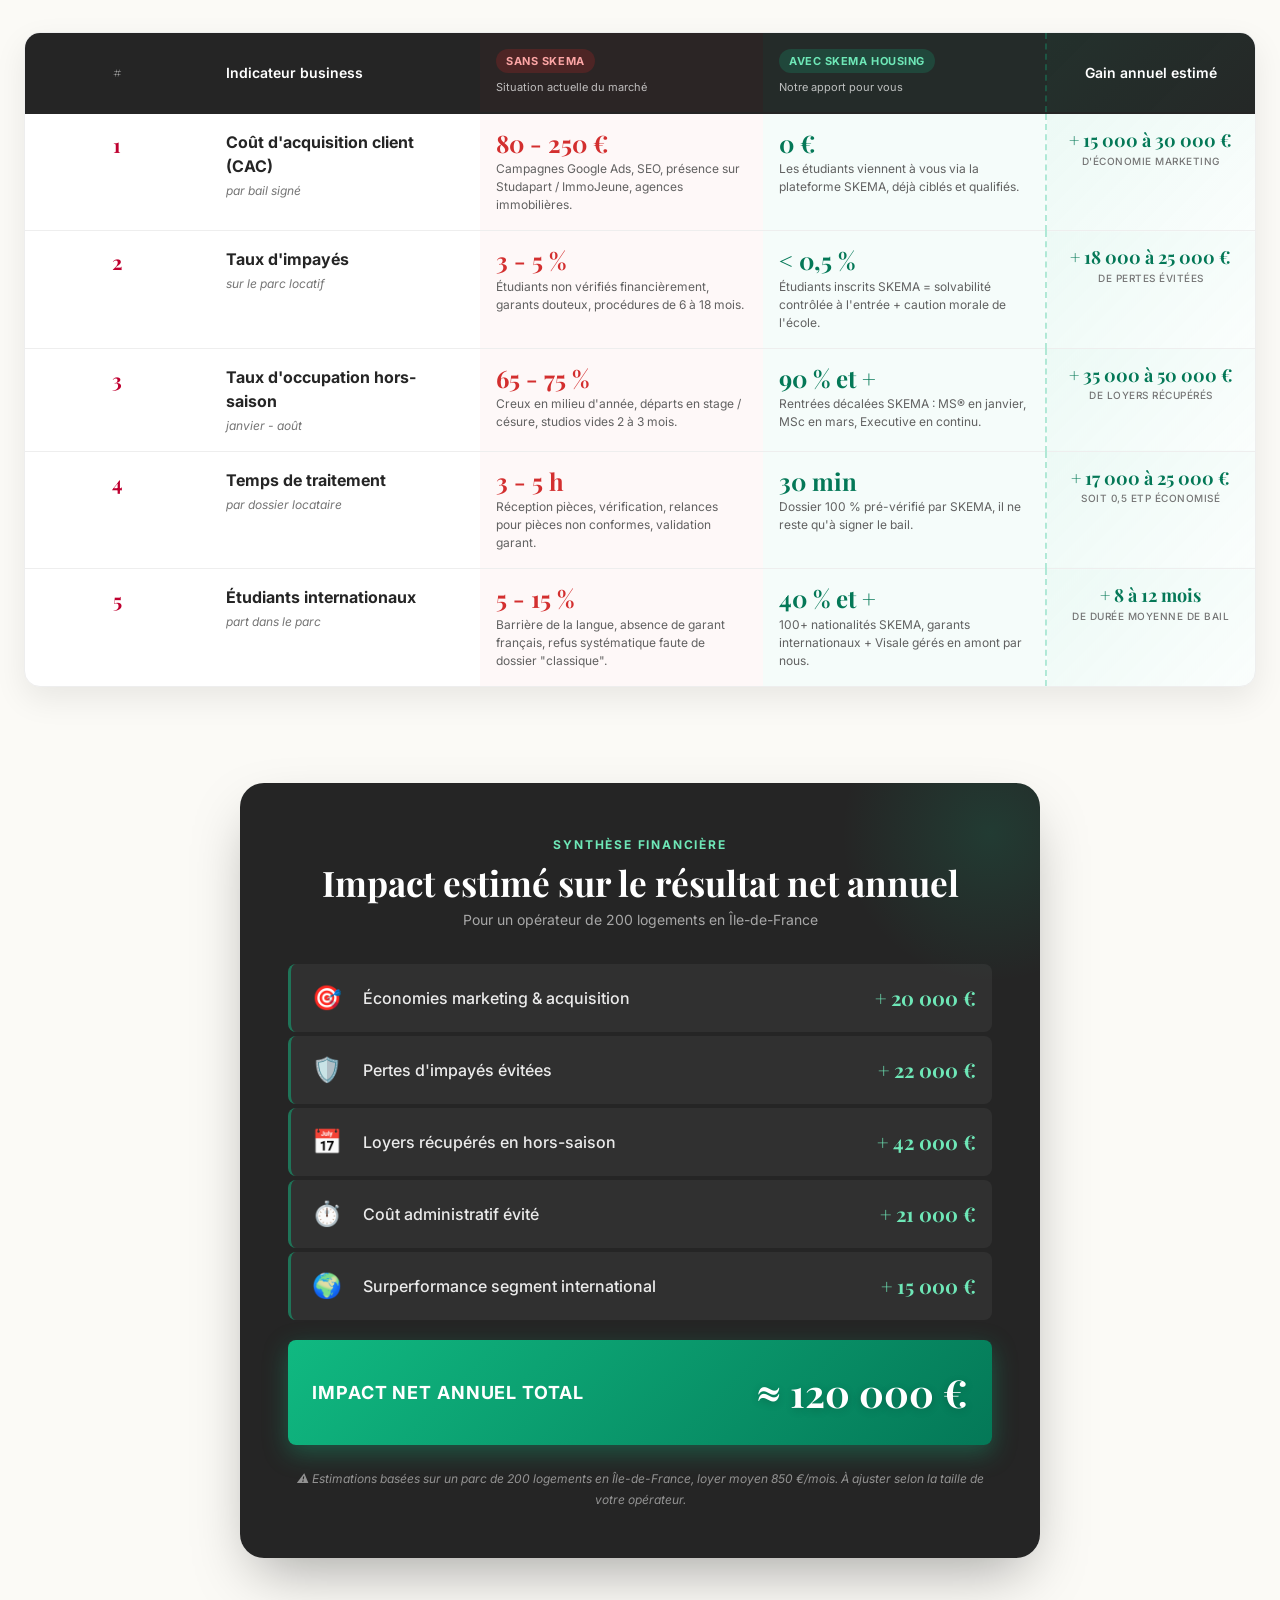
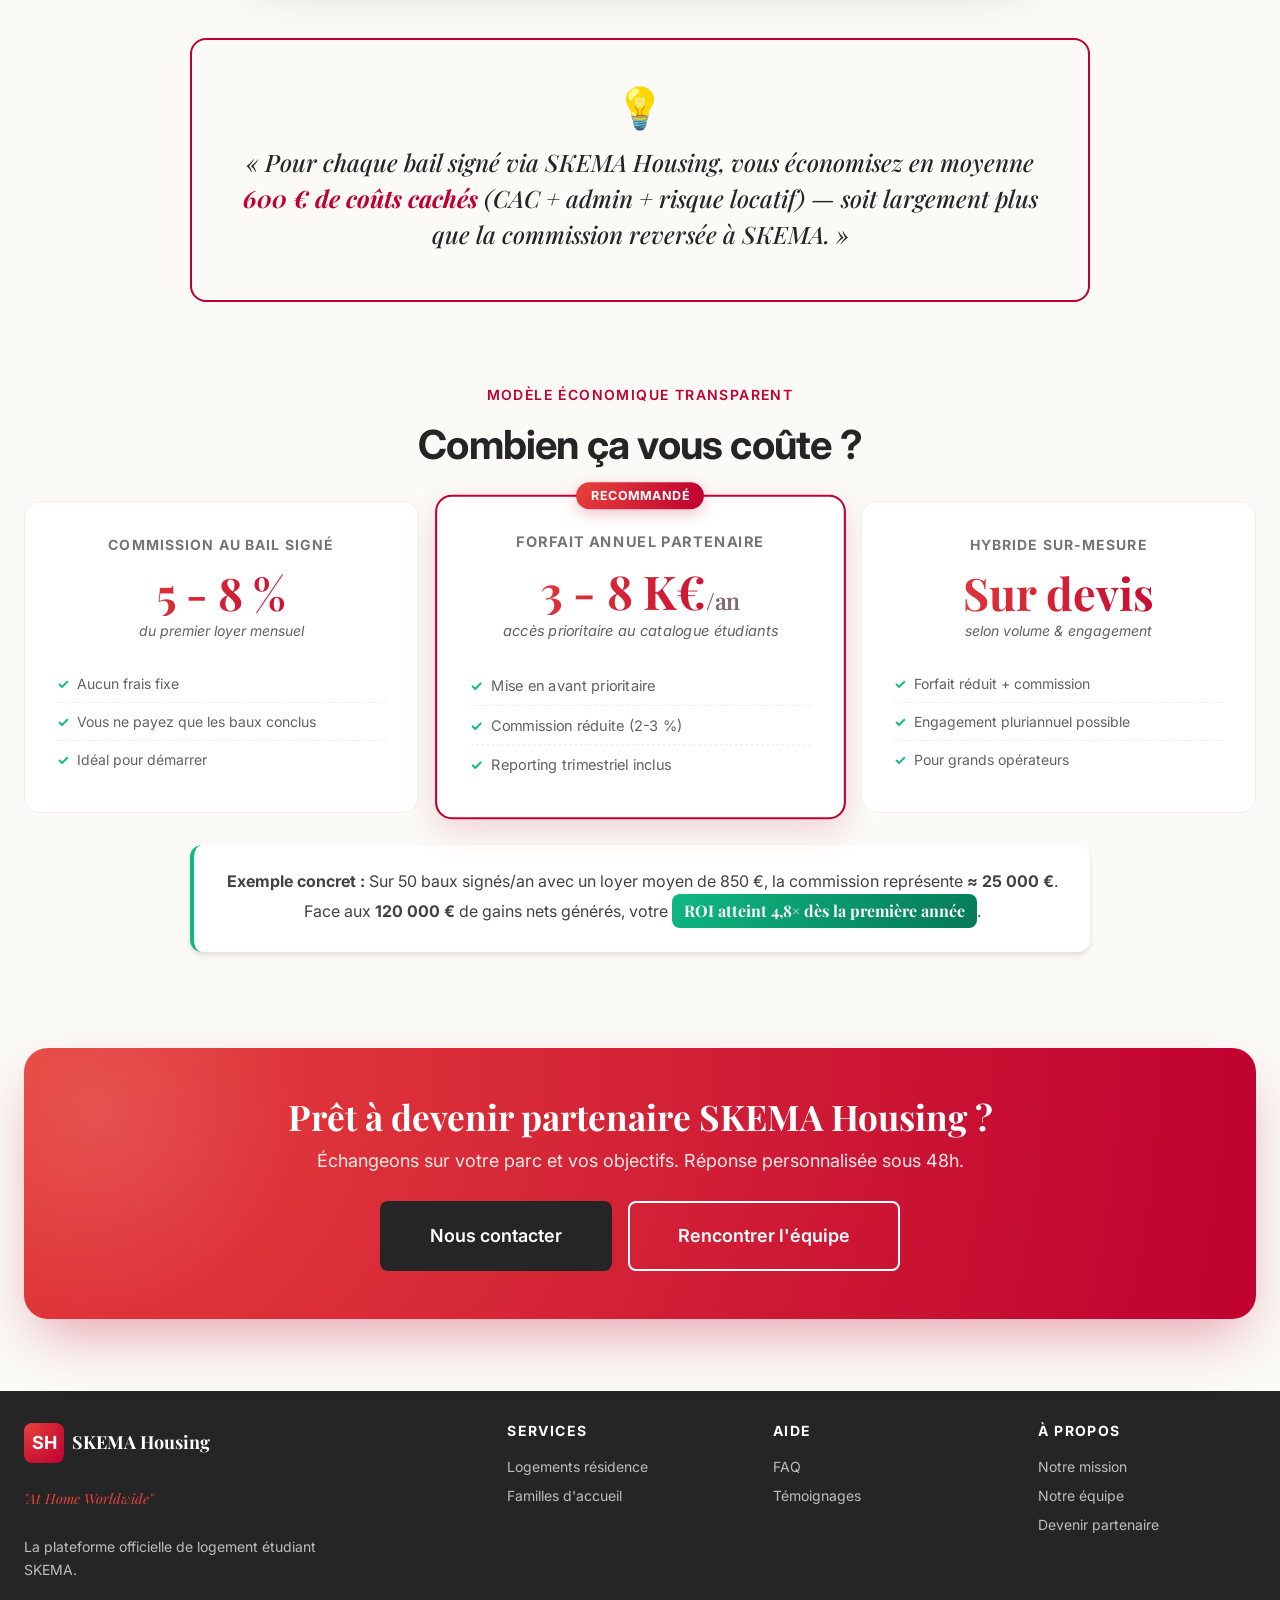
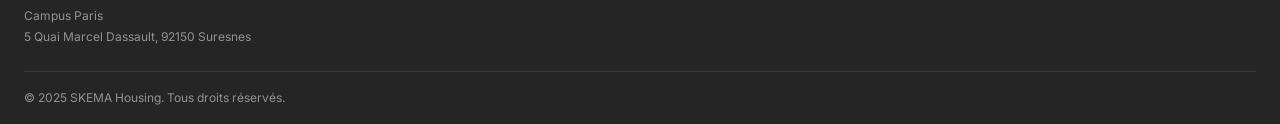
<file: devenir-partenaire.html>
<!DOCTYPE html>
<html lang="fr">
<head>
  <meta charset="UTF-8">
  <meta name="viewport" content="width=device-width, initial-scale=1.0">
  <title>Devenir partenaire - SKEMA Housing</title>
  <meta name="description" content="Devenez résidence partenaire SKEMA Housing : zéro coût d'acquisition, dossiers pré-vérifiés, occupation lissée toute l'année.">
  <link rel="preconnect" href="https://fonts.googleapis.com">
  <link rel="preconnect" href="https://fonts.gstatic.com" crossorigin>
  <link href="https://fonts.googleapis.com/css2?family=Inter:wght@300;400;500;600;700&family=Playfair+Display:wght@600;700;900&display=swap" rel="stylesheet">
  <link rel="stylesheet" href="css/variables.css">
  <link rel="stylesheet" href="css/reset.css">
  <link rel="stylesheet" href="css/global.css">
  <link rel="stylesheet" href="css/components.css">
  <link rel="stylesheet" href="css/pages.css">
  <link rel="stylesheet" href="css/partner.css">
</head>
<body>

  <a href="#main" class="skip-link">Aller au contenu principal</a>

  <header class="site-header">
    <div class="header-inner">
      <a href="index.html" class="header-logo">
        <div class="header-logo-mark">SH</div>
        <div class="header-logo-text">
          <strong>SKEMA Housing</strong>
          <span>At Home Worldwide</span>
        </div>
      </a>
      <nav class="main-nav">
        <ul class="main-nav-list">
          <li><a href="index.html" class="main-nav-link">Accueil</a></li>
          <li><a href="residences.html" class="main-nav-link">Logements</a></li>
          <li><a href="familles.html" class="main-nav-link">Familles d'accueil</a></li>
          <li><a href="temoignages.html" class="main-nav-link">Témoignages</a></li>
          <li><a href="equipe.html" class="main-nav-link">Notre équipe</a></li>
          <li><a href="faq.html" class="main-nav-link">FAQ</a></li>
        </ul>
        <div class="user-avatar-header" id="user-avatar-header"></div>
        <button class="menu-toggle"><span></span><span></span><span></span></button>
      </nav>
    </div>
  </header>

  <main id="main">

    <div class="container">
      <div class="breadcrumbs">
        <a href="index.html">Accueil</a>
        <span class="separator">›</span>
        <span class="current">Devenir partenaire</span>
      </div>
    </div>

    <section class="partner-hero">
      <div class="container">
        <div class="partner-hero-inner">
          <div class="partner-hero-content">
            <span class="partner-hero-eyebrow">Espace résidences partenaires · B2B</span>
            <h1 class="partner-hero-title">
              <span>Transformez vos logements vacants</span>
              <span class="partner-hero-title-accent">en revenus garantis</span>
            </h1>
            <p class="partner-hero-text">
              SKEMA Housing connecte votre résidence à <strong>+120 étudiants SKEMA solvables par an</strong>,
              avec des dossiers pré-vérifiés et un flux régulier toute l'année.
            </p>
            <div class="partner-hero-actions">
              <a href="#impact" class="btn btn-primary btn-lg">Voir notre impact</a>
              <a href="#contact" class="btn btn-dark-cta btn-lg">Devenir partenaire</a>
            </div>
            <div class="partner-hero-kpis">
              <div class="partner-hero-kpi">
                <div class="partner-hero-kpi-value">+120 K€</div>
                <div class="partner-hero-kpi-label">Impact net annuel estimé<br><span>(parc de 200 logements)</span></div>
              </div>
              <div class="partner-hero-kpi">
                <div class="partner-hero-kpi-value">&lt; 0,5 %</div>
                <div class="partner-hero-kpi-label">Taux d'impayés<br><span>(vs 3-5 % marché)</span></div>
              </div>
              <div class="partner-hero-kpi">
                <div class="partner-hero-kpi-value">0 €</div>
                <div class="partner-hero-kpi-label">Coût d'acquisition<br><span>par étudiant</span></div>
              </div>
            </div>
          </div>
        </div>
      </div>
    </section>

    <section class="partner-problem">
      <div class="container">
        <div class="text-center" style="margin-bottom: 2rem;">
          <span class="section-eyebrow">Le constat</span>
          <h2 class="section-title">Vos vrais coûts cachés aujourd'hui</h2>
          <p class="section-subtitle" style="max-width:720px;margin:0 auto;">
            Même avec un taux d'occupation élevé, les résidences étudiantes subissent
            des pertes financières invisibles que personne ne mesure vraiment.
          </p>
        </div>

        <div class="problem-grid">
          <div class="problem-card">
            <div class="problem-card-icon">💸</div>
            <h3>Marketing &amp; acquisition</h3>
            <p>Entre <strong>80 € et 250 €</strong> dépensés par bail signé en Google Ads, SEO et présence sur les plateformes.</p>
          </div>
          <div class="problem-card">
            <div class="problem-card-icon">⚠️</div>
            <h3>Impayés &amp; recouvrement</h3>
            <p><strong>3 à 5 %</strong> du parc en impayés chaque année. Procédures de 6-18 mois, frais juridiques, logements vacants.</p>
          </div>
          <div class="problem-card">
            <div class="problem-card-icon">📉</div>
            <h3>Creux d'occupation</h3>
            <p>Janvier-août : <strong>25 à 35 %</strong> de studios vides. Stages, césures et abandons laissent des trous coûteux.</p>
          </div>
          <div class="problem-card">
            <div class="problem-card-icon">📋</div>
            <h3>Back-office RH</h3>
            <p><strong>3 à 5 h par dossier</strong> en moyenne. Pièces non conformes, relances, validation garants : un mi-temps caché.</p>
          </div>
          <div class="problem-card">
            <div class="problem-card-icon">🌍</div>
            <h3>Étudiants internationaux</h3>
            <p>Le segment le plus rentable mais le plus difficile à acquérir. Sans garant français, vos refus sont systématiques.</p>
          </div>
        </div>
      </div>
    </section>

    <section class="partner-comparison" id="impact">
      <div class="container">
        <div class="text-center" style="margin-bottom: 2rem;">
          <span class="section-eyebrow">L'impact mesuré</span>
          <h2 class="section-title">Avant SKEMA Housing vs Avec SKEMA Housing</h2>
          <p class="section-subtitle" style="max-width:720px;margin:0 auto;">
            Estimations pour un opérateur type de <strong>200 logements étudiants</strong> en Île-de-France,
            loyer moyen 850 €/mois.
          </p>
        </div>

        <div class="comparison-table-wrap">
          <table class="comparison-table">
            <thead>
              <tr>
                <th class="col-num">#</th>
                <th class="col-indicator">Indicateur business</th>
                <th class="col-bad">
                  <span class="th-badge th-badge-bad">Sans SKEMA</span>
                  <span class="th-label">Situation actuelle du marché</span>
                </th>
                <th class="col-good">
                  <span class="th-badge th-badge-good">Avec SKEMA Housing</span>
                  <span class="th-label">Notre apport pour vous</span>
                </th>
                <th class="col-gain">Gain annuel estimé</th>
              </tr>
            </thead>
            <tbody>
              <tr>
                <td class="col-num">1</td>
                <td class="col-indicator">
                  <strong>Coût d'acquisition client (CAC)</strong>
                  <span class="indicator-sub">par bail signé</span>
                </td>
                <td class="col-bad">
                  <span class="big-number bad">80 - 250 €</span>
                  <span class="cell-detail">Campagnes Google Ads, SEO, présence sur Studapart / ImmoJeune, agences immobilières.</span>
                </td>
                <td class="col-good">
                  <span class="big-number good">0 €</span>
                  <span class="cell-detail">Les étudiants viennent à vous via la plateforme SKEMA, déjà ciblés et qualifiés.</span>
                </td>
                <td class="col-gain">
                  <span class="gain-value">+ 15 000 à 30 000 €</span>
                  <span class="gain-label">d'économie marketing</span>
                </td>
              </tr>
              <tr>
                <td class="col-num">2</td>
                <td class="col-indicator">
                  <strong>Taux d'impayés</strong>
                  <span class="indicator-sub">sur le parc locatif</span>
                </td>
                <td class="col-bad">
                  <span class="big-number bad">3 - 5 %</span>
                  <span class="cell-detail">Étudiants non vérifiés financièrement, garants douteux, procédures de 6 à 18 mois.</span>
                </td>
                <td class="col-good">
                  <span class="big-number good">&lt; 0,5 %</span>
                  <span class="cell-detail">Étudiants inscrits SKEMA = solvabilité contrôlée à l'entrée + caution morale de l'école.</span>
                </td>
                <td class="col-gain">
                  <span class="gain-value">+ 18 000 à 25 000 €</span>
                  <span class="gain-label">de pertes évitées</span>
                </td>
              </tr>
              <tr>
                <td class="col-num">3</td>
                <td class="col-indicator">
                  <strong>Taux d'occupation hors-saison</strong>
                  <span class="indicator-sub">janvier - août</span>
                </td>
                <td class="col-bad">
                  <span class="big-number bad">65 - 75 %</span>
                  <span class="cell-detail">Creux en milieu d'année, départs en stage / césure, studios vides 2 à 3 mois.</span>
                </td>
                <td class="col-good">
                  <span class="big-number good">90 % et +</span>
                  <span class="cell-detail">Rentrées décalées SKEMA : MS® en janvier, MSc en mars, Executive en continu.</span>
                </td>
                <td class="col-gain">
                  <span class="gain-value">+ 35 000 à 50 000 €</span>
                  <span class="gain-label">de loyers récupérés</span>
                </td>
              </tr>
              <tr>
                <td class="col-num">4</td>
                <td class="col-indicator">
                  <strong>Temps de traitement</strong>
                  <span class="indicator-sub">par dossier locataire</span>
                </td>
                <td class="col-bad">
                  <span class="big-number bad">3 - 5 h</span>
                  <span class="cell-detail">Réception pièces, vérification, relances pour pièces non conformes, validation garant.</span>
                </td>
                <td class="col-good">
                  <span class="big-number good">30 min</span>
                  <span class="cell-detail">Dossier 100 % pré-vérifié par SKEMA, il ne reste qu'à signer le bail.</span>
                </td>
                <td class="col-gain">
                  <span class="gain-value">+ 17 000 à 25 000 €</span>
                  <span class="gain-label">soit 0,5 ETP économisé</span>
                </td>
              </tr>
              <tr>
                <td class="col-num">5</td>
                <td class="col-indicator">
                  <strong>Étudiants internationaux</strong>
                  <span class="indicator-sub">part dans le parc</span>
                </td>
                <td class="col-bad">
                  <span class="big-number bad">5 - 15 %</span>
                  <span class="cell-detail">Barrière de la langue, absence de garant français, refus systématique faute de dossier "classique".</span>
                </td>
                <td class="col-good">
                  <span class="big-number good">40 % et +</span>
                  <span class="cell-detail">100+ nationalités SKEMA, garants internationaux + Visale gérés en amont par nous.</span>
                </td>
                <td class="col-gain">
                  <span class="gain-value">+ 8 à 12 mois</span>
                  <span class="gain-label">de durée moyenne de bail</span>
                </td>
              </tr>
            </tbody>
          </table>
        </div>
      </div>
    </section>

    <section class="partner-synthesis">
      <div class="container">
        <div class="synthesis-box">
          <div class="synthesis-header">
            <span class="synthesis-eyebrow">Synthèse financière</span>
            <h2 class="synthesis-title">Impact estimé sur le résultat net annuel</h2>
            <p class="synthesis-subtitle">Pour un opérateur de 200 logements en Île-de-France</p>
          </div>

          <div class="synthesis-grid">
            <div class="synthesis-row">
              <span class="synthesis-row-icon">🎯</span>
              <span class="synthesis-row-label">Économies marketing &amp; acquisition</span>
              <span class="synthesis-row-value">+ 20 000 €</span>
            </div>
            <div class="synthesis-row">
              <span class="synthesis-row-icon">🛡️</span>
              <span class="synthesis-row-label">Pertes d'impayés évitées</span>
              <span class="synthesis-row-value">+ 22 000 €</span>
            </div>
            <div class="synthesis-row">
              <span class="synthesis-row-icon">📅</span>
              <span class="synthesis-row-label">Loyers récupérés en hors-saison</span>
              <span class="synthesis-row-value">+ 42 000 €</span>
            </div>
            <div class="synthesis-row">
              <span class="synthesis-row-icon">⏱️</span>
              <span class="synthesis-row-label">Coût administratif évité</span>
              <span class="synthesis-row-value">+ 21 000 €</span>
            </div>
            <div class="synthesis-row">
              <span class="synthesis-row-icon">🌍</span>
              <span class="synthesis-row-label">Surperformance segment international</span>
              <span class="synthesis-row-value">+ 15 000 €</span>
            </div>
            <div class="synthesis-total">
              <span class="synthesis-total-label">Impact net annuel total</span>
              <span class="synthesis-total-value">≈ 120 000 €</span>
            </div>
          </div>

          <p class="synthesis-note">
            ⚠️ Estimations basées sur un parc de 200 logements en Île-de-France, loyer moyen 850 €/mois.
            À ajuster selon la taille de votre opérateur.
          </p>
        </div>
      </div>
    </section>

    <section class="partner-promise">
      <div class="container">
        <div class="promise-box">
          <span class="promise-icon">💡</span>
          <p class="promise-text">
            « Pour chaque bail signé via SKEMA Housing, vous économisez en moyenne
            <strong>600 € de coûts cachés</strong> (CAC + admin + risque locatif) —
            soit largement plus que la commission reversée à SKEMA. »
          </p>
        </div>
      </div>
    </section>

    <section class="partner-roi">
      <div class="container">
        <div class="text-center" style="margin-bottom: 2rem;">
          <span class="section-eyebrow">Modèle économique transparent</span>
          <h2 class="section-title">Combien ça vous coûte ?</h2>
        </div>

        <div class="roi-grid">
          <div class="roi-card">
            <div class="roi-card-header">Commission au bail signé</div>
            <div class="roi-card-amount">5 - 8 %</div>
            <div class="roi-card-detail">du premier loyer mensuel</div>
            <ul class="roi-card-list">
              <li>Aucun frais fixe</li>
              <li>Vous ne payez que les baux conclus</li>
              <li>Idéal pour démarrer</li>
            </ul>
          </div>
          <div class="roi-card is-highlight">
            <div class="roi-card-badge">Recommandé</div>
            <div class="roi-card-header">Forfait annuel partenaire</div>
            <div class="roi-card-amount">3 - 8 K€<span>/an</span></div>
            <div class="roi-card-detail">accès prioritaire au catalogue étudiants</div>
            <ul class="roi-card-list">
              <li>Mise en avant prioritaire</li>
              <li>Commission réduite (2-3 %)</li>
              <li>Reporting trimestriel inclus</li>
            </ul>
          </div>
          <div class="roi-card">
            <div class="roi-card-header">Hybride sur-mesure</div>
            <div class="roi-card-amount">Sur devis</div>
            <div class="roi-card-detail">selon volume &amp; engagement</div>
            <ul class="roi-card-list">
              <li>Forfait réduit + commission</li>
              <li>Engagement pluriannuel possible</li>
              <li>Pour grands opérateurs</li>
            </ul>
          </div>
        </div>

        <div class="roi-conclusion">
          <p>
            <strong>Exemple concret :</strong> Sur 50 baux signés/an avec un loyer moyen de 850 €,
            la commission représente <strong>≈ 25 000 €</strong>. Face aux <strong>120 000 €</strong> de gains nets générés,
            votre <span class="roi-highlight">ROI atteint 4,8× dès la première année</span>.
          </p>
        </div>
      </div>
    </section>

    <section class="partner-cta" id="contact">
      <div class="container">
        <div class="partner-cta-box">
          <div class="partner-cta-content">
            <h2>Prêt à devenir partenaire SKEMA Housing ?</h2>
            <p>Échangeons sur votre parc et vos objectifs. Réponse personnalisée sous 48h.</p>
          </div>
          <div class="partner-cta-actions">
            <a href="mailto:partenariats@skema-housing.com" class="btn btn-dark btn-lg">Nous contacter</a>
            <a href="equipe.html" class="btn btn-ghost btn-lg" style="color:#fff;border-color:#fff;">Rencontrer l'équipe</a>
          </div>
        </div>
      </div>
    </section>

  </main>

  <footer class="site-footer">
    <div class="container">
      <div class="footer-grid">
        <div class="footer-brand">
          <div class="footer-logo">
            <div class="header-logo-mark">SH</div>
            <strong>SKEMA Housing</strong>
          </div>
          <p class="footer-tagline">"At Home Worldwide"</p>
          <p class="footer-description">La plateforme officielle de logement étudiant SKEMA.</p>
          <p style="font-size:var(--fs-xs);color:rgba(255,255,255,0.5);margin-top:var(--space-sm);">
            Campus Paris<br>5 Quai Marcel Dassault, 92150 Suresnes
          </p>
        </div>
        <div>
          <h4 class="footer-title">Services</h4>
          <div class="footer-links">
            <a href="residences.html">Logements résidence</a>
            <a href="familles.html">Familles d'accueil</a>
          </div>
        </div>
        <div>
          <h4 class="footer-title">Aide</h4>
          <div class="footer-links">
            <a href="faq.html">FAQ</a>
            <a href="temoignages.html">Témoignages</a>
          </div>
        </div>
        <div>
          <h4 class="footer-title">À propos</h4>
          <div class="footer-links">
            <a href="apropos.html">Notre mission</a>
            <a href="equipe.html">Notre équipe</a>
            <a href="devenir-partenaire.html">Devenir partenaire</a>
          </div>
        </div>
      </div>
      <div class="footer-bottom">
        <p class="footer-copyright">© 2025 SKEMA Housing. Tous droits réservés.</p>
      </div>
    </div>
  </footer>

  <script src="js/data.js"></script>
  <script src="js/translations.js"></script>
  <script src="js/main.js"></script>
  <script>
    const user = window.SKEMA_DATA?.CURRENT_USER;
    const avatarEl = document.getElementById('user-avatar-header');
    if (user && avatarEl) {
      avatarEl.innerHTML = `
        <div class="user-avatar-circle" style="background:linear-gradient(135deg, ${user.avatarColor}, ${user.avatarColor}cc);">
          ${user.initials}
        </div>
        <div class="user-avatar-header-info">
          <span class="user-avatar-header-name">${user.firstname}</span>
          <span class="user-avatar-header-program">${user.program} · ${user.year}</span>
        </div>
      `;
    }
  </script>
</body>
</html>
</file>
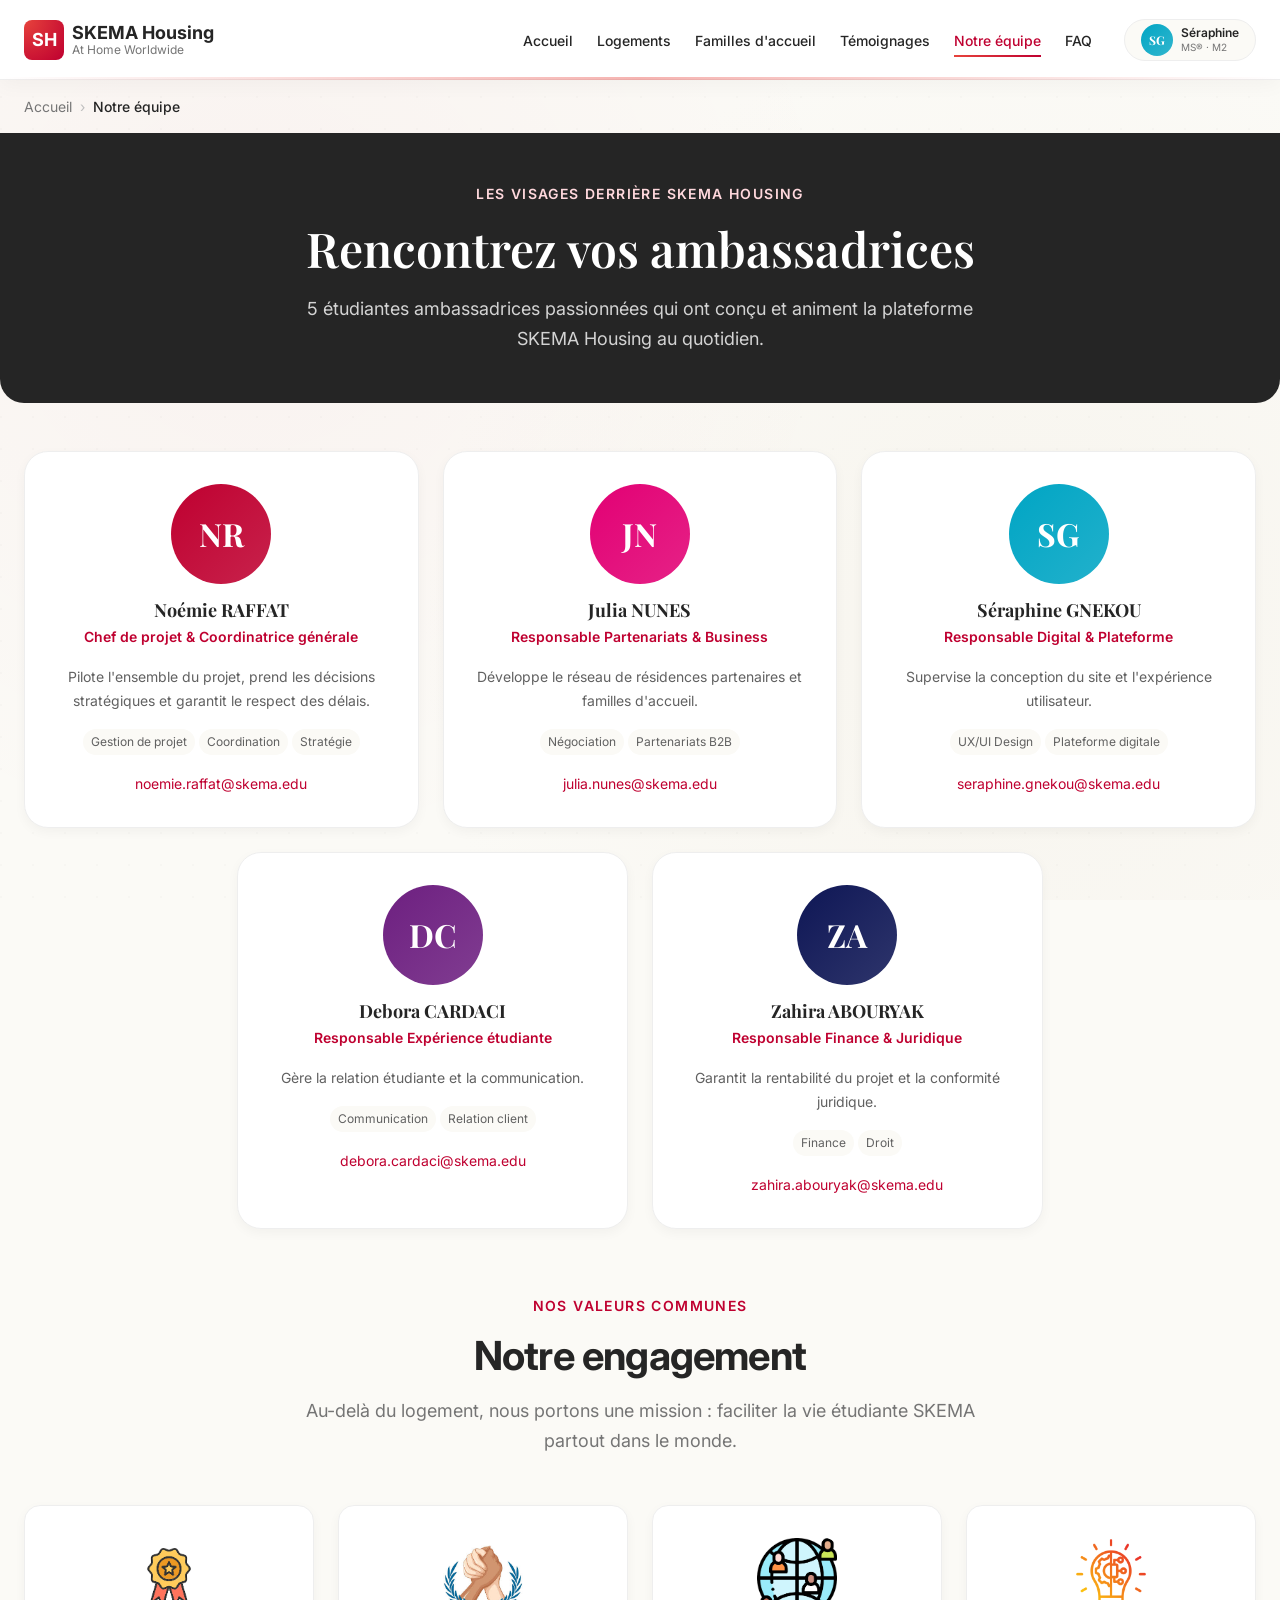
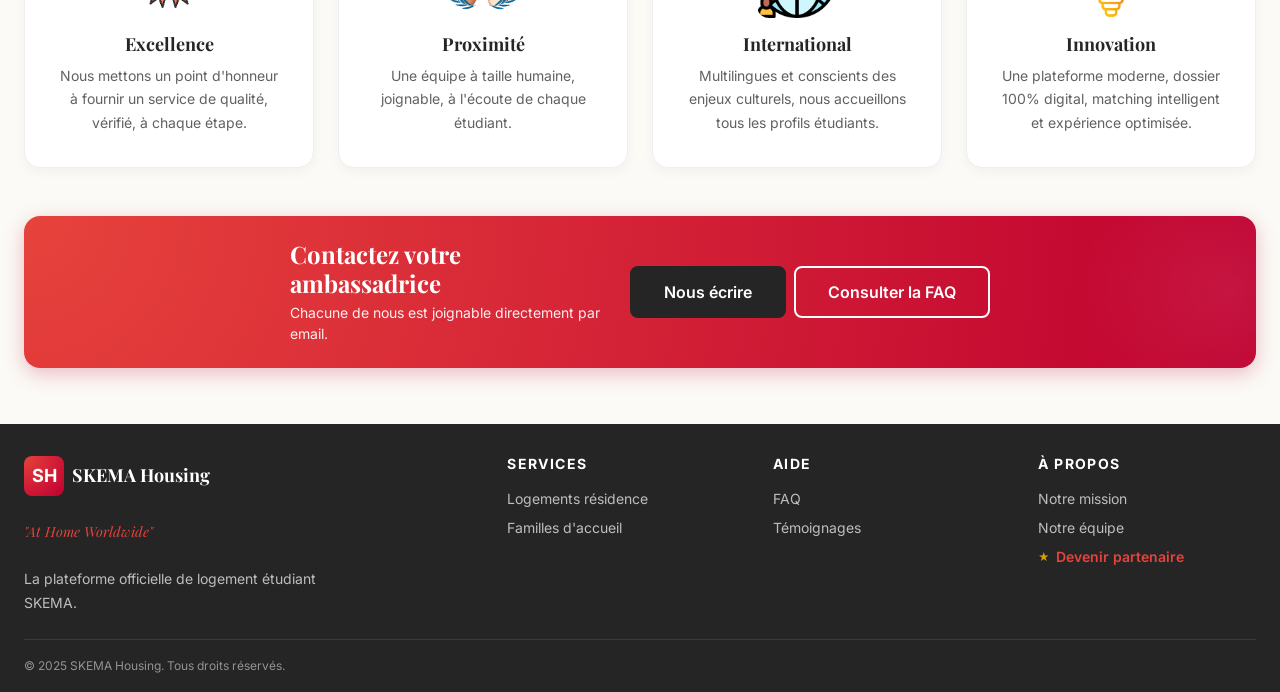
<file: equipe.html>
<!DOCTYPE html>
<html lang="fr">
<head>
  <meta charset="UTF-8">
  <meta name="viewport" content="width=device-width, initial-scale=1.0">
  <title>Notre équipe - SKEMA Housing</title>
  <link rel="preconnect" href="https://fonts.googleapis.com">
  <link rel="preconnect" href="https://fonts.gstatic.com" crossorigin>
  <link href="https://fonts.googleapis.com/css2?family=Inter:wght@300;400;500;600;700&family=Playfair+Display:wght@600;700&display=swap" rel="stylesheet">
  <link rel="stylesheet" href="css/variables.css">
  <link rel="stylesheet" href="css/reset.css">
  <link rel="stylesheet" href="css/global.css">
  <link rel="stylesheet" href="css/components.css">
  <link rel="stylesheet" href="css/pages.css">
</head>
<body>

  <a href="#main" class="skip-link">Aller au contenu principal</a>

  <header class="site-header">
    <div class="header-inner">
      <a href="index.html" class="header-logo">
        <div class="header-logo-mark">SH</div>
        <div class="header-logo-text">
          <strong>SKEMA Housing</strong>
          <span>At Home Worldwide</span>
        </div>
      </a>
      <nav class="main-nav">
        <ul class="main-nav-list">
          <li><a href="index.html" class="main-nav-link">Accueil</a></li>
          <li><a href="residences.html" class="main-nav-link">Logements</a></li>
          <li><a href="familles.html" class="main-nav-link">Familles d'accueil</a></li>
          <li><a href="temoignages.html" class="main-nav-link">Témoignages</a></li>
          <li><a href="equipe.html" class="main-nav-link active">Notre équipe</a></li>
          <li><a href="faq.html" class="main-nav-link">FAQ</a></li>
        </ul>
        <div class="user-avatar-header" id="user-avatar-header"></div>
        <button class="menu-toggle"><span></span><span></span><span></span></button>
      </nav>
    </div>
  </header>

  <main id="main">

    <div class="container">
      <div class="breadcrumbs">
        <a href="index.html">Accueil</a>
        <span class="separator">›</span>
        <span class="current">Notre équipe</span>
      </div>
    </div>

    <!-- HERO -->
    <section class="team-hero">
      <div class="container">
        <span class="section-eyebrow" style="color:#ffd8dd;">Les visages derrière SKEMA Housing</span>
        <h1>Rencontrez vos ambassadrices</h1>
        <p>
          5 étudiantes ambassadrices passionnées qui ont conçu et animent
          la plateforme SKEMA Housing au quotidien.
        </p>
      </div>
    </section>

    <!-- ÉQUIPE : 3 en haut + 2 en bas -->
    <section class="section" style="padding: 1rem 0 2rem;">
      <div class="container">
        <div class="team-grid-top" id="team-grid-top"></div>
        <div class="team-grid-bottom" id="team-grid-bottom"></div>
      </div>
    </section>

    <!-- NOS VALEURS COMMUNES (avec images du dossier equipe/) -->
    <section class="section" style="padding: 2rem 0;">
      <div class="container">
        <div class="text-center" style="max-width:780px;margin:0 auto 2rem;">
          <span class="section-eyebrow">Nos valeurs communes</span>
          <h2 class="section-title">Notre engagement</h2>
          <p class="section-subtitle" style="margin-left:auto;margin-right:auto;">
            Au-delà du logement, nous portons une mission : faciliter la vie étudiante SKEMA partout dans le monde.
          </p>
        </div>

        <div class="values-grid">
          <div class="value-card">
            <img src="assets/images/equipe/excellence.png" alt="" class="value-card-image">
            <h3 class="value-card-title">Excellence</h3>
            <p class="value-card-text">
              Nous mettons un point d'honneur à fournir un service de qualité, vérifié, à chaque étape.
            </p>
          </div>

          <div class="value-card">
            <img src="assets/images/equipe/proximite.jpg" alt="" class="value-card-image">
            <h3 class="value-card-title">Proximité</h3>
            <p class="value-card-text">
              Une équipe à taille humaine, joignable, à l'écoute de chaque étudiant.
            </p>
          </div>

          <div class="value-card">
            <img src="assets/images/equipe/international.png" alt="" class="value-card-image">
            <h3 class="value-card-title">International</h3>
            <p class="value-card-text">
              Multilingues et conscients des enjeux culturels, nous accueillons tous les profils étudiants.
            </p>
          </div>

          <div class="value-card">
            <img src="assets/images/equipe/innovation.png" alt="" class="value-card-image">
            <h3 class="value-card-title">Innovation</h3>
            <p class="value-card-text">
              Une plateforme moderne, dossier 100% digital, matching intelligent et expérience optimisée.
            </p>
          </div>
        </div>
      </div>
    </section>

    <!-- CTA Contact -->
    <section class="cta-final">
      <div class="container">
        <div class="cta-final-box">
          <div class="cta-final-content">
            <div class="cta-final-text-wrap">
              <h2 class="cta-final-title">Contactez votre ambassadrice</h2>
              <p class="cta-final-text">Chacune de nous est joignable directement par email.</p>
            </div>
            <div class="cta-final-actions">
              <a href="mailto:contact@skema-housing.fr" class="btn btn-dark">Nous écrire</a>
              <a href="faq.html" class="btn btn-ghost" style="color:#fff;border-color:#fff;">Consulter la FAQ</a>
            </div>
          </div>
        </div>
      </div>
    </section>

  </main>

  <footer class="site-footer">
    <div class="container">
      <div class="footer-grid">
        <div class="footer-brand">
          <div class="footer-logo">
            <div class="header-logo-mark">SH</div>
            <strong>SKEMA Housing</strong>
          </div>
          <p class="footer-tagline">"At Home Worldwide"</p>
          <p class="footer-description">La plateforme officielle de logement étudiant SKEMA.</p>
        </div>
        <div>
          <h4 class="footer-title">Services</h4>
          <div class="footer-links">
            <a href="residences.html">Logements résidence</a>
            <a href="familles.html">Familles d'accueil</a>
          </div>
        </div>
        <div>
          <h4 class="footer-title">Aide</h4>
          <div class="footer-links">
            <a href="faq.html">FAQ</a>
            <a href="temoignages.html">Témoignages</a>
          </div>
        </div>
        <div>
          <h4 class="footer-title">À propos</h4>
          <div class="footer-links">
            <a href="apropos.html">Notre mission</a>
            <a href="equipe.html">Notre équipe</a>
          </div>
        </div>
      </div>
      <div class="footer-bottom">
        <p class="footer-copyright">© 2025 SKEMA Housing. Tous droits réservés.</p>
      </div>
    </div>
  </footer>

  <script src="js/data.js"></script>
  <script src="js/translations.js"></script>
  <script src="js/main.js"></script>
  <script>
    const user = window.SKEMA_DATA?.CURRENT_USER;
    const avatarEl = document.getElementById('user-avatar-header');
    if (user && avatarEl) {
      avatarEl.innerHTML = `
        <div class="user-avatar-circle" style="background:linear-gradient(135deg, ${user.avatarColor}, ${user.avatarColor}cc);">
          ${user.initials}
        </div>
        <div class="user-avatar-header-info">
          <span class="user-avatar-header-name">${user.firstname}</span>
          <span class="user-avatar-header-program">${user.program} · ${user.year}</span>
        </div>
      `;
    }

    function renderTeamCard(member) {
      const expertiseTags = member.expertise.map(e =>
        `<span>${e}</span>`
      ).join('');

      return `
        <article class="team-card">
          <div class="team-avatar" style="background: linear-gradient(135deg, ${member.color}, ${member.color}dd);">
            ${member.initials}
          </div>
          <h3 class="team-name">${member.name}</h3>
          <p class="team-role">${member.role}</p>
          <p class="team-mission">${member.mission}</p>
          <div class="team-expertise">${expertiseTags}</div>
          <a href="mailto:${member.email}" class="team-email">${member.email}</a>
        </article>
      `;
    }

    document.addEventListener('DOMContentLoaded', () => {
      const team = window.SKEMA_DATA?.TEAM || [];
      const topGrid = document.getElementById('team-grid-top');
      const bottomGrid = document.getElementById('team-grid-bottom');

      // 3 premières en haut, 2 dernières en bas (centré)
      if (topGrid) topGrid.innerHTML = team.slice(0, 3).map(renderTeamCard).join('');
      if (bottomGrid) bottomGrid.innerHTML = team.slice(3, 5).map(renderTeamCard).join('');
    });
  </script>
</body>
</html>
</file>
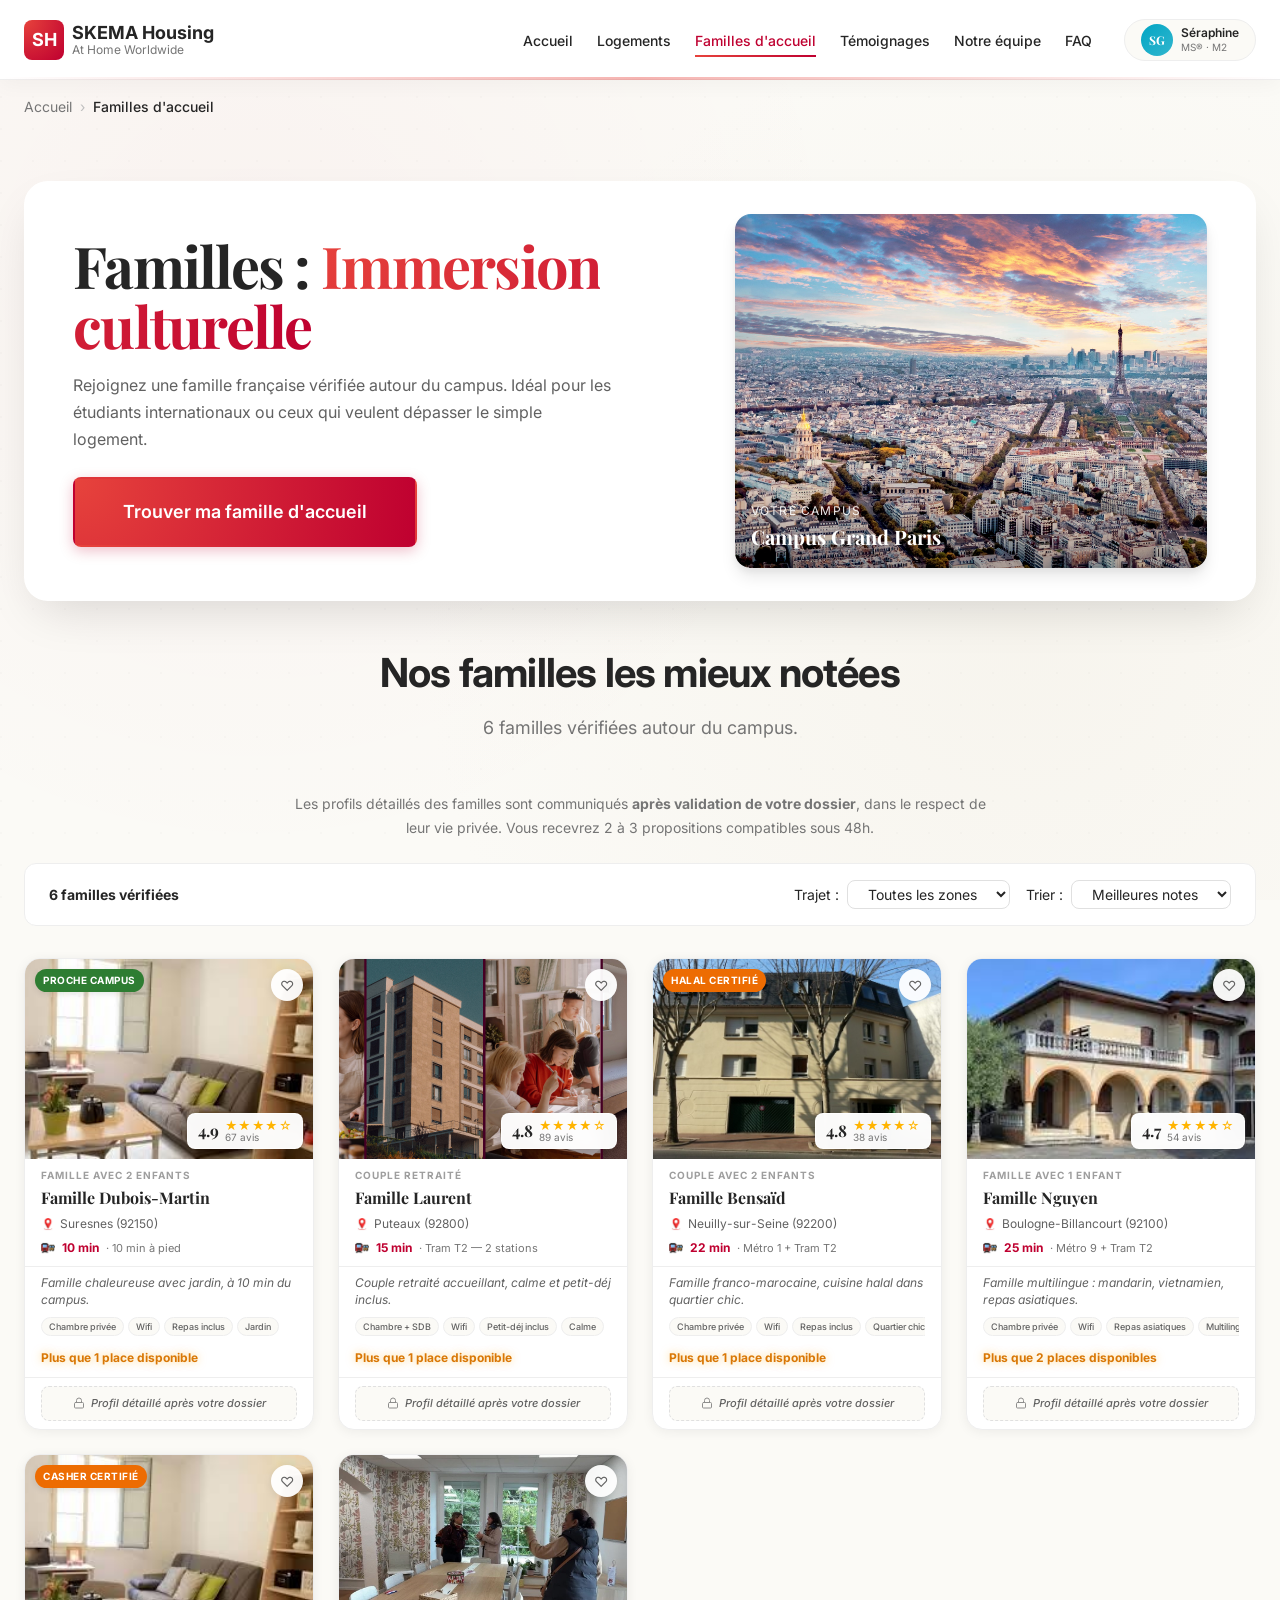
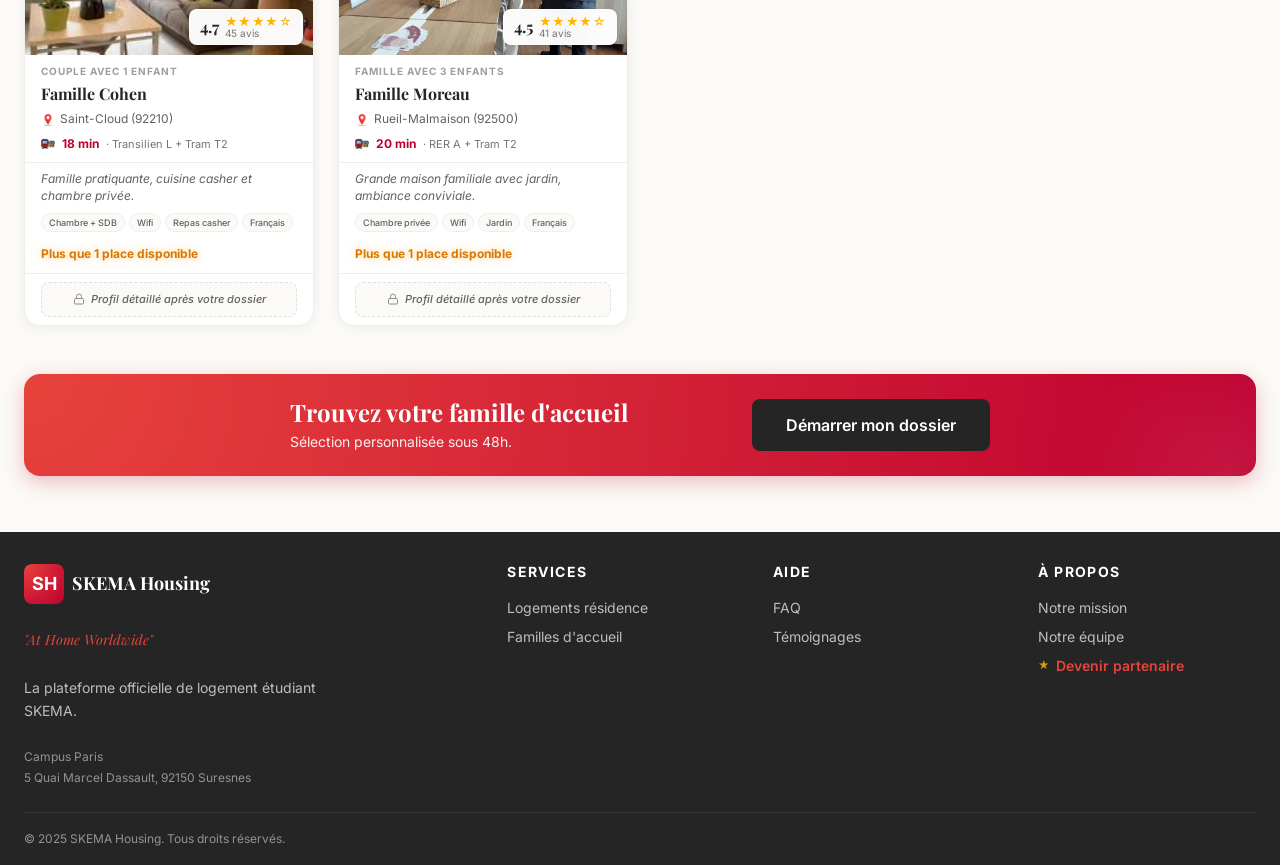
<file: familles.html>
<!DOCTYPE html>
<html lang="fr">
<head>
  <meta charset="UTF-8">
  <meta name="viewport" content="width=device-width, initial-scale=1.0">
  <title>Familles : Immersion culturelle - SKEMA Housing</title>
  <link rel="preconnect" href="https://fonts.googleapis.com">
  <link rel="preconnect" href="https://fonts.gstatic.com" crossorigin>
  <link href="https://fonts.googleapis.com/css2?family=Inter:wght@300;400;500;600;700&family=Playfair+Display:wght@600;700;900&display=swap" rel="stylesheet">
  <link rel="stylesheet" href="css/variables.css">
  <link rel="stylesheet" href="css/reset.css">
  <link rel="stylesheet" href="css/global.css">
  <link rel="stylesheet" href="css/components.css">
  <link rel="stylesheet" href="css/pages.css">
</head>
<body>

  <a href="#main" class="skip-link">Aller au contenu principal</a>

  <header class="site-header">
    <div class="header-inner">
      <a href="index.html" class="header-logo">
        <div class="header-logo-mark">SH</div>
        <div class="header-logo-text">
          <strong>SKEMA Housing</strong>
          <span>At Home Worldwide</span>
        </div>
      </a>
      <nav class="main-nav">
        <ul class="main-nav-list">
          <li><a href="index.html" class="main-nav-link">Accueil</a></li>
          <li><a href="residences.html" class="main-nav-link">Logements</a></li>
          <li><a href="familles.html" class="main-nav-link active">Familles d'accueil</a></li>
          <li><a href="temoignages.html" class="main-nav-link">Témoignages</a></li>
          <li><a href="equipe.html" class="main-nav-link">Notre équipe</a></li>
          <li><a href="faq.html" class="main-nav-link">FAQ</a></li>
        </ul>
        <div class="user-avatar-header" id="user-avatar-header"></div>
        <button class="menu-toggle"><span></span><span></span><span></span></button>
      </nav>
    </div>
  </header>

  <main id="main">

    <div class="container">
      <div class="breadcrumbs">
        <a href="index.html">Accueil</a>
        <span class="separator">›</span>
        <span class="current">Familles d'accueil</span>
      </div>
    </div>

    <section class="product-hero">
      <div class="container">
        <div class="product-hero-inner">
          <div class="product-hero-content">
            <h1 class="product-hero-title">
              <span>Familles :</span>
              <span class="product-hero-title-accent">Immersion culturelle</span>
            </h1>
            <p>
              Rejoignez une famille française vérifiée autour du campus.
              Idéal pour les étudiants internationaux ou ceux qui veulent dépasser le simple logement.
            </p>
            <a href="formulaire-famille.html" class="btn btn-primary btn-lg">
              Trouver ma famille d'accueil
            </a>
          </div>

          <div class="product-hero-image">
            <img src="assets/images/campus/campus-grand-paris.jpg" alt="Campus SKEMA Grand Paris">
            <div class="product-hero-image-label">
              <div class="product-hero-image-label-eyebrow">Votre campus</div>
              <div class="product-hero-image-label-title">Campus Grand Paris</div>
            </div>
          </div>
        </div>
      </div>
    </section>

    <section class="section" style="padding: 2rem 0;">
      <div class="container">
        <div class="text-center" style="margin-bottom: 1.5rem;">
          <h2 class="section-title">Nos familles les mieux notées</h2>
          <p class="section-subtitle" style="margin-left:auto;margin-right:auto;">
            6 familles vérifiées autour du campus.
          </p>
          <!-- Note pédagogique : pas de dossier individuel par famille -->
          <p style="font-size: var(--fs-sm); color: var(--gray-600); margin-top: var(--space-sm); max-width: 700px; margin-left: auto; margin-right: auto;">
            Les profils détaillés des familles sont communiqués <strong>après validation de votre dossier</strong>, dans le respect de leur vie privée. Vous recevrez 2 à 3 propositions compatibles sous 48h.
          </p>
        </div>

        <div class="listing-filters">
          <div class="listing-count">
            <strong id="families-count">6 familles vérifiées</strong>
          </div>
          <div style="display:flex;gap:var(--space-md);flex-wrap:wrap;align-items:center;">
            <div class="listing-sort">
              <label for="filter-zone">Trajet :</label>
              <select id="filter-zone">
                <option value="all">Toutes les zones</option>
                <option value="zone-1">0-15 min</option>
                <option value="zone-2">15-30 min</option>
              </select>
            </div>
            <div class="listing-sort">
              <label for="sort-families">Trier :</label>
              <select id="sort-families">
                <option value="rating">Meilleures notes</option>
                <option value="transport">Plus proche</option>
              </select>
            </div>
          </div>
        </div>

        <div class="listing-grid" id="families-grid"></div>
      </div>
    </section>

    <section class="cta-final">
      <div class="container">
        <div class="cta-final-box">
          <div class="cta-final-content">
            <div class="cta-final-text-wrap">
              <h2 class="cta-final-title">Trouvez votre famille d'accueil</h2>
              <p class="cta-final-text">Sélection personnalisée sous 48h.</p>
            </div>
            <div class="cta-final-actions">
              <a href="formulaire-famille.html" class="btn btn-dark">Démarrer mon dossier</a>
            </div>
          </div>
        </div>
      </div>
    </section>

  </main>

  <footer class="site-footer">
    <div class="container">
      <div class="footer-grid">
        <div class="footer-brand">
          <div class="footer-logo">
            <div class="header-logo-mark">SH</div>
            <strong>SKEMA Housing</strong>
          </div>
          <p class="footer-tagline">"At Home Worldwide"</p>
          <p class="footer-description">La plateforme officielle de logement étudiant SKEMA.</p>
          <p style="font-size:var(--fs-xs);color:rgba(255,255,255,0.5);margin-top:var(--space-sm);">
            Campus Paris<br>5 Quai Marcel Dassault, 92150 Suresnes
          </p>
        </div>
        <div>
          <h4 class="footer-title">Services</h4>
          <div class="footer-links">
            <a href="residences.html">Logements résidence</a>
            <a href="familles.html">Familles d'accueil</a>
          </div>
        </div>
        <div>
          <h4 class="footer-title">Aide</h4>
          <div class="footer-links">
            <a href="faq.html">FAQ</a>
            <a href="temoignages.html">Témoignages</a>
          </div>
        </div>
        <div>
          <h4 class="footer-title">À propos</h4>
          <div class="footer-links">
            <a href="apropos.html">Notre mission</a>
            <a href="equipe.html">Notre équipe</a>
          </div>
        </div>
      </div>
      <div class="footer-bottom">
        <p class="footer-copyright">© 2025 SKEMA Housing. Tous droits réservés.</p>
      </div>
    </div>
  </footer>

  <script src="js/data.js"></script>
  <script src="js/translations.js"></script>
  <script src="js/main.js"></script>
  <script>
    const user = window.SKEMA_DATA?.CURRENT_USER;
    const avatarEl = document.getElementById('user-avatar-header');
    if (user && avatarEl) {
      avatarEl.innerHTML = `
        <div class="user-avatar-circle" style="background:linear-gradient(135deg, ${user.avatarColor}, ${user.avatarColor}cc);">
          ${user.initials}
        </div>
        <div class="user-avatar-header-info">
          <span class="user-avatar-header-name">${user.firstname}</span>
          <span class="user-avatar-header-program">${user.program} · ${user.year}</span>
        </div>
      `;
    }

    function renderRating(rating) {
      const fullStars = Math.floor(rating);
      const hasHalf = rating % 1 >= 0.5;
      let stars = '★'.repeat(fullStars);
      if (hasHalf) stars += '☆';
      return stars.padEnd(5, '☆');
    }

    // Icône cadenas pour signaler "profil confidentiel" (SVG inline)
    const lockIcon = `
      <svg class="product-card-info-note-icon" viewBox="0 0 24 24" fill="none" stroke="currentColor" stroke-width="2" stroke-linecap="round" stroke-linejoin="round">
        <rect x="3" y="11" width="18" height="11" rx="2" ry="2"></rect>
        <path d="M7 11V7a5 5 0 0 1 10 0v4"></path>
      </svg>
    `;

    function renderFamilyCard(item) {
      const badges = (item.badges || []).map(b => {
        let cls = 'badge-success';
        if (b.includes('certifié')) cls = 'badge-warning';
        return `<span class="badge ${cls}">${b}</span>`;
      }).join('');

      const allFeatures = [...(item.features || []), ...(item.languages || []).slice(0, 2)].slice(0, 4);
      const features = allFeatures.map(f =>
        `<span class="product-card-feature">${f}</span>`
      ).join('');

      const placeText = item.available > 1
        ? `Plus que ${item.available} places disponibles`
        : `Plus que ${item.available} place disponible`;

      return `
        <article class="product-card">
          <div class="product-card-image">
            <img src="${item.image}" alt="${item.name}" loading="lazy">
            <div class="product-card-badges">${badges}</div>
            <button class="product-card-favorite" aria-label="Favoris">♡</button>
            <div class="product-card-rating-floating">
              <div class="product-card-rating-floating-value">${item.rating}</div>
              <div style="display:flex;flex-direction:column;">
                <span class="product-card-rating-floating-stars">${renderRating(item.rating)}</span>
                <span class="product-card-rating-floating-count">${item.reviewCount} avis</span>
              </div>
            </div>
          </div>

          <div class="product-card-body">

            <div class="product-card-section">
              <p class="product-card-operator">${item.type}</p>
              <h3 class="product-card-title">${item.name}</h3>
              <p class="product-card-location">
                <img src="assets/images/residences/location.jpg" alt="" class="product-card-icon-img">
                <span>${item.location}</span>
              </p>
              <p class="product-card-transport">
                <img src="assets/images/residences/commute.png" alt="" class="product-card-icon-img">
                <strong>${item.transportTime} min</strong>
                <span class="product-card-transport-mode">· ${item.transportMode}</span>
              </p>
            </div>

            <div class="product-card-section">
              <p class="product-card-description">${item.description}</p>
              <div class="product-card-features">${features}</div>
              <p class="product-card-availability">${placeText}</p>
            </div>

            <div class="product-card-section">
              <span class="product-card-info-note">
                ${lockIcon}
                <span>Profil détaillé après votre dossier</span>
              </span>
            </div>

          </div>
        </article>
      `;
    }

    function renderFamilies(sortBy = 'rating', zone = 'all') {
      const grid = document.getElementById('families-grid');
      const countEl = document.getElementById('families-count');
      if (!grid) return;

      let items = window.SKEMA_DATA.FAMILIES;

      if (zone !== 'all') {
        const maxMinutes = { 'zone-1': 15, 'zone-2': 30 }[zone];
        if (maxMinutes) items = items.filter(item => item.transportTime <= maxMinutes);
      }

      if (sortBy === 'rating') items.sort((a, b) => b.rating - a.rating);
      else if (sortBy === 'transport') items.sort((a, b) => a.transportTime - b.transportTime);

      if (countEl) {
        const label = items.length > 1 ? 'familles vérifiées' : 'famille vérifiée';
        countEl.textContent = `${items.length} ${label}`;
      }

      grid.innerHTML = items.length > 0
        ? items.map(renderFamilyCard).join('')
        : `<p style="text-align:center;padding:3rem;color:var(--gray-600);grid-column:1/-1;">Aucune famille.</p>`;
    }

    document.addEventListener('DOMContentLoaded', () => {
      renderFamilies('rating', 'all');
      document.getElementById('sort-families')?.addEventListener('change', () => {
        renderFamilies(
          document.getElementById('sort-families').value,
          document.getElementById('filter-zone').value
        );
      });
      document.getElementById('filter-zone')?.addEventListener('change', () => {
        renderFamilies(
          document.getElementById('sort-families').value,
          document.getElementById('filter-zone').value
        );
      });
    });
  </script>
</body>
</html>
</file>
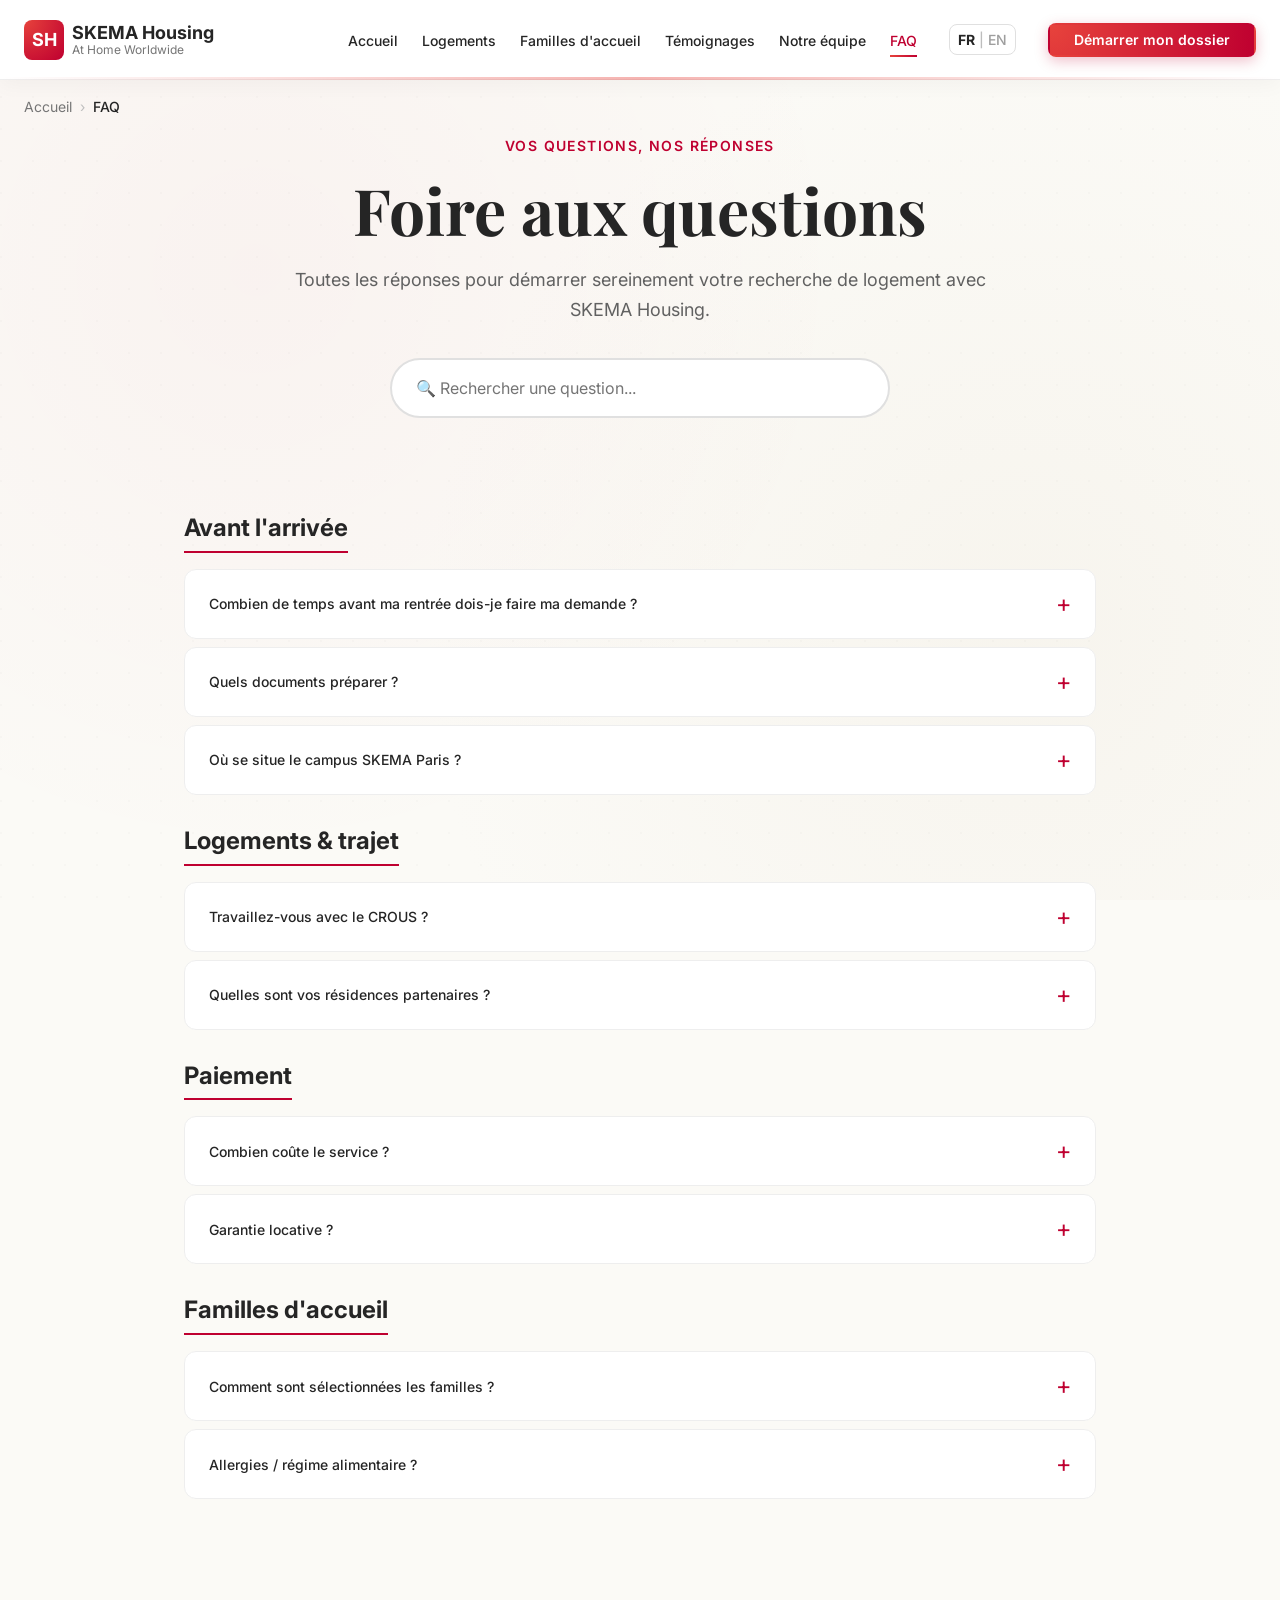
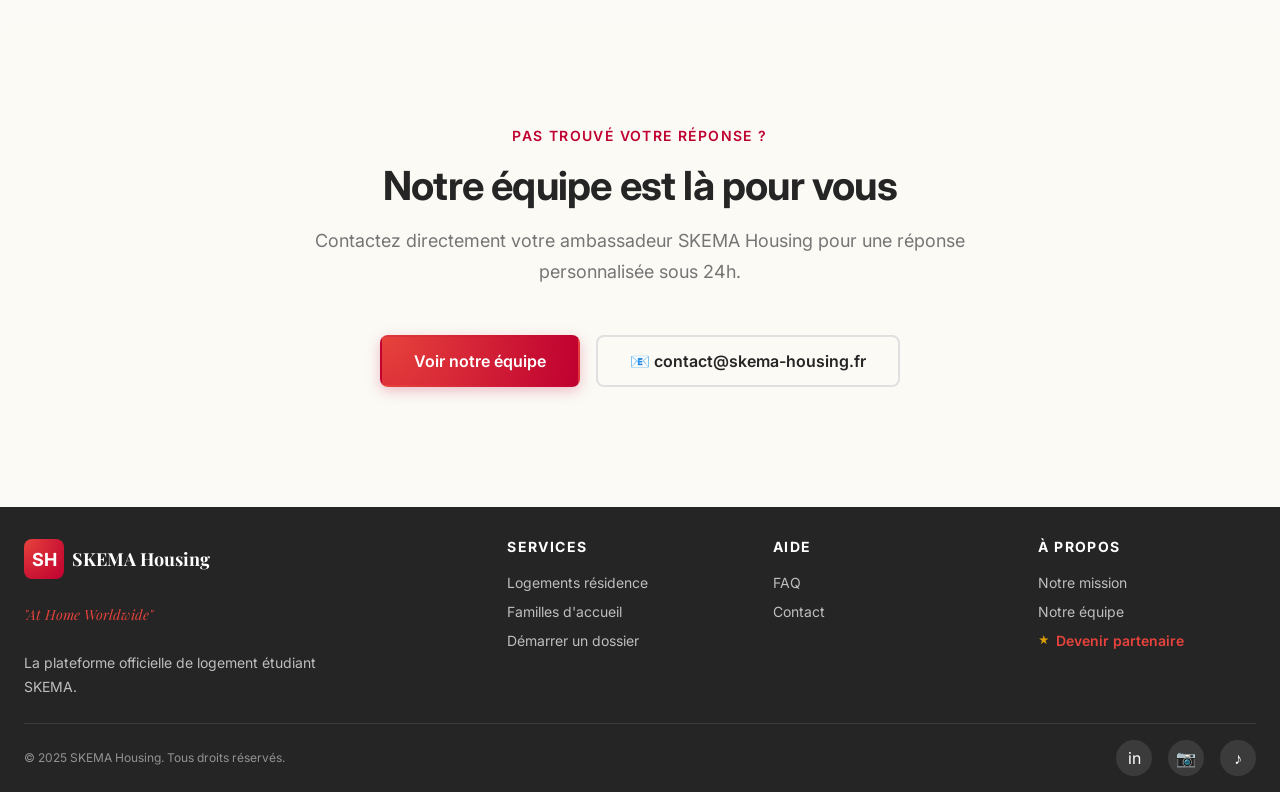
<file: faq.html>
<!DOCTYPE html>
<html lang="fr">
<head>
  <meta charset="UTF-8">
  <meta name="viewport" content="width=device-width, initial-scale=1.0">
  <title>FAQ - SKEMA Housing</title>
  <link rel="preconnect" href="https://fonts.googleapis.com">
  <link rel="preconnect" href="https://fonts.gstatic.com" crossorigin>
  <link href="https://fonts.googleapis.com/css2?family=Inter:wght@300;400;500;600;700&family=Playfair+Display:wght@600;700&display=swap" rel="stylesheet">
  <link rel="stylesheet" href="css/variables.css">
  <link rel="stylesheet" href="css/reset.css">
  <link rel="stylesheet" href="css/global.css">
  <link rel="stylesheet" href="css/components.css">
  <link rel="stylesheet" href="css/pages.css">
</head>
<body>

  <a href="#main" class="skip-link">Aller au contenu principal</a>

  <header class="site-header">
    <div class="header-inner">
      <a href="index.html" class="header-logo">
        <div class="header-logo-mark">SH</div>
        <div class="header-logo-text">
          <strong>SKEMA Housing</strong>
          <span>At Home Worldwide</span>
        </div>
      </a>
      <nav class="main-nav">
        <ul class="main-nav-list">
          <li><a href="index.html" class="main-nav-link">Accueil</a></li>
          <li><a href="residences.html" class="main-nav-link">Logements</a></li>
          <li><a href="familles.html" class="main-nav-link">Familles d'accueil</a></li>
          <li><a href="temoignages.html" class="main-nav-link">Témoignages</a></li>
          <li><a href="equipe.html" class="main-nav-link">Notre équipe</a></li>
          <li><a href="faq.html" class="main-nav-link active">FAQ</a></li>
        </ul>
        <button class="lang-switcher">
          <span class="lang-active">FR</span>
          <span class="lang-separator">|</span>
          <span class="lang-inactive">EN</span>
        </button>
        <a href="formulaire-residence.html" class="btn btn-primary btn-sm">Démarrer mon dossier</a>
        <button class="menu-toggle"><span></span><span></span><span></span></button>
      </nav>
    </div>
  </header>

  <main id="main">

    <div class="container">
      <div class="breadcrumbs">
        <a href="index.html">Accueil</a>
        <span class="separator">›</span>
        <span class="current">FAQ</span>
      </div>
    </div>

    <!-- HERO -->
    <section class="page-hero">
      <div class="container">
        <div class="text-center" style="max-width:700px;margin:0 auto;">
          <span class="section-eyebrow">Vos questions, nos réponses</span>
          <h1 style="font-family:var(--font-display);font-size:clamp(2.5rem,5vw,4rem);font-weight:var(--fw-bold);margin-bottom:var(--space-md);">
            Foire aux questions
          </h1>
          <p style="font-size:var(--fs-md);color:var(--gray-700);">
            Toutes les réponses pour démarrer sereinement votre recherche de logement avec SKEMA Housing.
          </p>

          <!-- Barre de recherche -->
          <div style="margin-top: 2rem; max-width: 500px; margin-left: auto; margin-right: auto;">
            <input
              type="text"
              id="faq-search"
              class="form-input"
              placeholder="🔍 Rechercher une question..."
              style="border-radius: var(--radius-full); padding-left: 1.5rem;"
            >
          </div>
        </div>
      </div>
    </section>

    <!-- FAQ CONTENT -->
    <section class="section">
      <div class="container container-narrow">

        <div id="faq-container">
          <!-- Catégories générées par JS -->
        </div>

        <div id="faq-empty" style="display:none; text-align:center; padding: 3rem;">
          <p style="font-size:var(--fs-md);color:var(--gray-600);">
            🔍 Aucune question ne correspond à votre recherche.
          </p>
          <p style="font-size:var(--fs-sm);color:var(--gray-500);margin-top:1rem;">
            <a href="#" style="color:var(--skema-rouge-fonce);">Contactez-nous directement</a> pour obtenir une réponse personnalisée.
          </p>
        </div>

      </div>
    </section>

    <!-- BLOC CONTACT -->
    <section class="section section-beige">
      <div class="container container-narrow">
        <div class="text-center">
          <span class="section-eyebrow">Pas trouvé votre réponse ?</span>
          <h2 class="section-title">Notre équipe est là pour vous</h2>
          <p class="section-subtitle" style="margin-left:auto;margin-right:auto;">
            Contactez directement votre ambassadeur SKEMA Housing pour une réponse personnalisée sous 24h.
          </p>
          <div style="display:flex;gap:1rem;justify-content:center;flex-wrap:wrap;margin-top:1rem;">
            <a href="equipe.html" class="btn btn-primary">Voir notre équipe</a>
            <a href="mailto:contact@skema-housing.fr" class="btn btn-ghost">📧 contact@skema-housing.fr</a>
          </div>
        </div>
      </div>
    </section>

  </main>

  <footer class="site-footer">
    <div class="container">
      <div class="footer-grid">
        <div class="footer-brand">
          <div class="footer-logo">
            <div class="header-logo-mark">SH</div>
            <strong>SKEMA Housing</strong>
          </div>
          <p class="footer-tagline">"At Home Worldwide"</p>
          <p class="footer-description">La plateforme officielle de logement étudiant SKEMA.</p>
        </div>
        <div>
          <h4 class="footer-title">Services</h4>
          <div class="footer-links">
            <a href="residences.html">Logements résidence</a>
            <a href="familles.html">Familles d'accueil</a>
            <a href="formulaire-residence.html">Démarrer un dossier</a>
          </div>
        </div>
        <div>
          <h4 class="footer-title">Aide</h4>
          <div class="footer-links">
            <a href="faq.html">FAQ</a>
            <a href="#">Contact</a>
          </div>
        </div>
        <div>
          <h4 class="footer-title">À propos</h4>
          <div class="footer-links">
            <a href="apropos.html">Notre mission</a>
            <a href="equipe.html">Notre équipe</a>
          </div>
        </div>
      </div>
      <div class="footer-bottom">
        <p class="footer-copyright">© 2025 SKEMA Housing. Tous droits réservés.</p>
        <div class="footer-social">
          <a href="#">in</a><a href="#">📷</a><a href="#">♪</a>
        </div>
      </div>
    </div>
  </footer>

  <script src="js/data.js"></script>
  <script src="js/translations.js"></script>
  <script src="js/main.js"></script>
  <script>
    function renderFAQ(filter = '') {
      const container = document.getElementById('faq-container');
      const empty = document.getElementById('faq-empty');
      if (!container) return;

      const faq = window.SKEMA_DATA?.FAQ || [];
      const lower = filter.toLowerCase().trim();
      let html = '';
      let totalShown = 0;

      faq.forEach(category => {
        const filtered = category.questions.filter(item => {
          if (!lower) return true;
          return item.q.toLowerCase().includes(lower) || item.a.toLowerCase().includes(lower);
        });

        if (filtered.length > 0) {
          totalShown += filtered.length;
          html += `
            <div class="faq-category">
              <h2 class="faq-category-title">${category.category}</h2>
              ${filtered.map((item, idx) => `
                <div class="faq-item" data-faq-idx="${idx}">
                  <button class="faq-question" type="button">
                    <span>${item.q}</span>
                  </button>
                  <div class="faq-answer">
                    <div class="faq-answer-inner">${item.a}</div>
                  </div>
                </div>
              `).join('')}
            </div>
          `;
        }
      });

      container.innerHTML = html;
      empty.style.display = totalShown === 0 ? 'block' : 'none';

      // Bind les ouvertures/fermetures
      container.querySelectorAll('.faq-question').forEach(btn => {
        btn.addEventListener('click', () => {
          const item = btn.closest('.faq-item');
          item.classList.toggle('is-open');
        });
      });
    }

    document.addEventListener('DOMContentLoaded', () => {
      renderFAQ();

      const search = document.getElementById('faq-search');
      if (search) {
        let timeout;
        search.addEventListener('input', (e) => {
          clearTimeout(timeout);
          timeout = setTimeout(() => renderFAQ(e.target.value), 200);
        });
      }
    });
  </script>
</body>
</html>
</file>
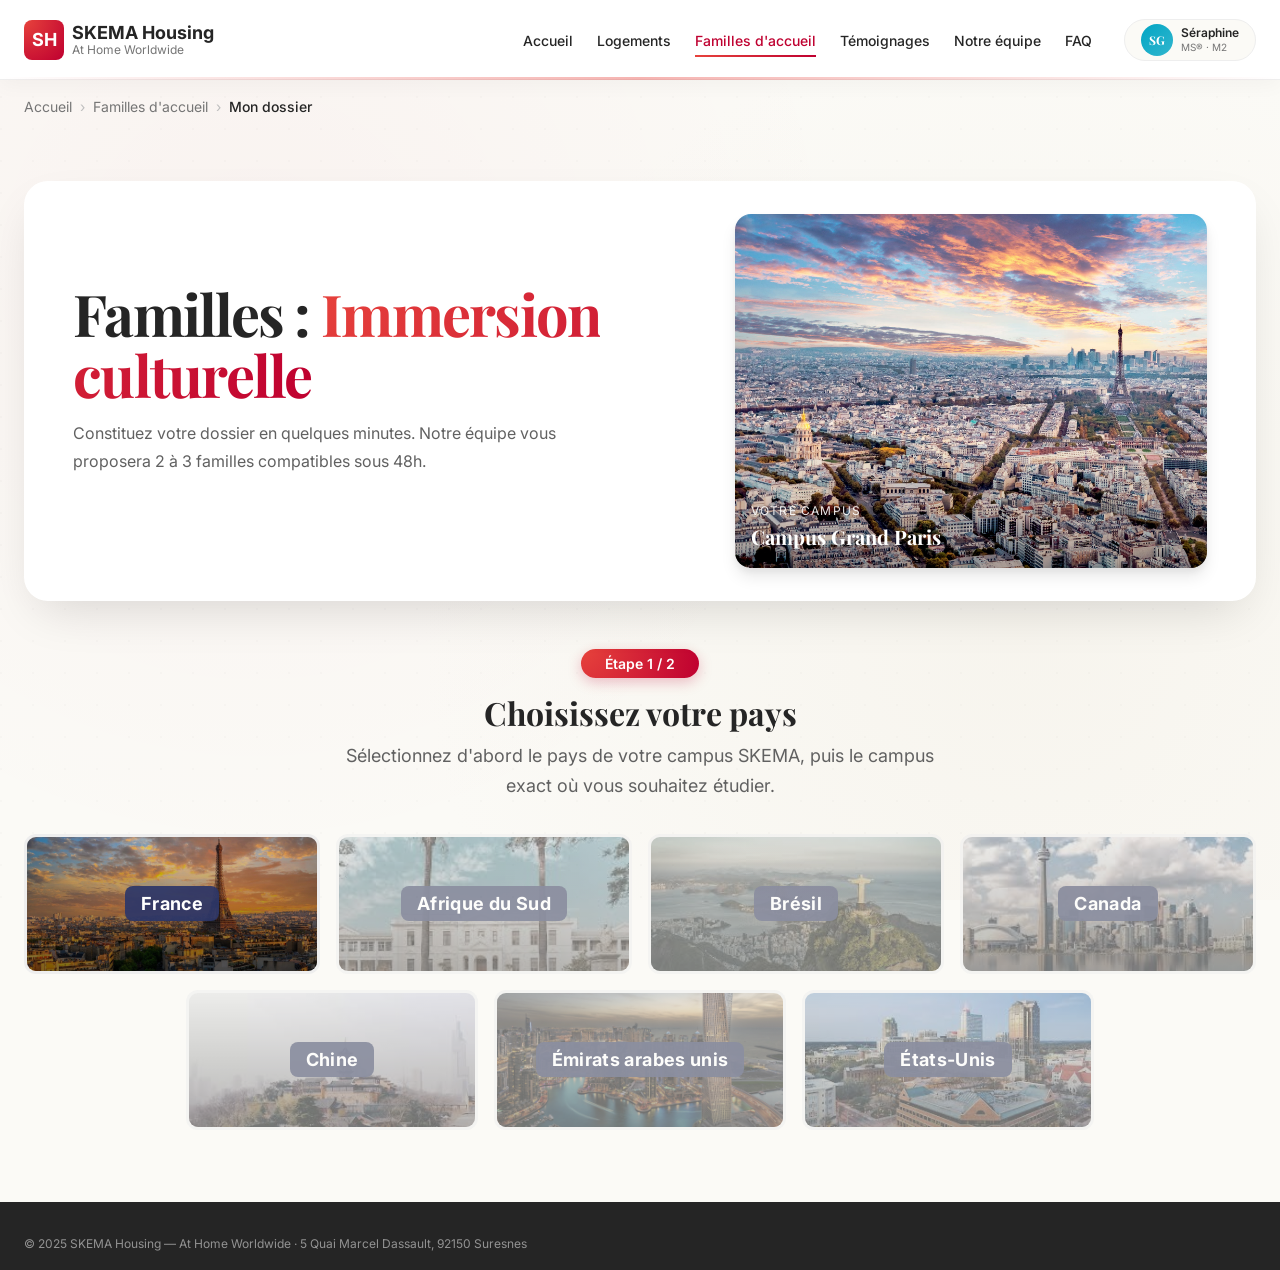
<file: formulaire-famille.html>
<!DOCTYPE html>
<html lang="fr">
<head>
  <meta charset="UTF-8">
  <meta name="viewport" content="width=device-width, initial-scale=1.0">
  <title>Mon dossier - Familles : Immersion culturelle - SKEMA Housing</title>
  <link rel="preconnect" href="https://fonts.googleapis.com">
  <link rel="preconnect" href="https://fonts.gstatic.com" crossorigin>
  <link href="https://fonts.googleapis.com/css2?family=Inter:wght@300;400;500;600;700&family=Playfair+Display:wght@600;700;900&display=swap" rel="stylesheet">
  <link rel="stylesheet" href="css/variables.css">
  <link rel="stylesheet" href="css/reset.css">
  <link rel="stylesheet" href="css/global.css">
  <link rel="stylesheet" href="css/components.css">
  <link rel="stylesheet" href="css/pages.css">
</head>
<body>

  <a href="#main" class="skip-link">Aller au contenu principal</a>

  <header class="site-header">
    <div class="header-inner">
      <a href="index.html" class="header-logo">
        <div class="header-logo-mark">SH</div>
        <div class="header-logo-text">
          <strong>SKEMA Housing</strong>
          <span>At Home Worldwide</span>
        </div>
      </a>
      <nav class="main-nav">
        <ul class="main-nav-list">
          <li><a href="index.html" class="main-nav-link">Accueil</a></li>
          <li><a href="residences.html" class="main-nav-link">Logements</a></li>
          <li><a href="familles.html" class="main-nav-link active">Familles d'accueil</a></li>
          <li><a href="temoignages.html" class="main-nav-link">Témoignages</a></li>
          <li><a href="equipe.html" class="main-nav-link">Notre équipe</a></li>
          <li><a href="faq.html" class="main-nav-link">FAQ</a></li>
        </ul>
        <div class="user-avatar-header" id="user-avatar-header"></div>
        <button class="menu-toggle"><span></span><span></span><span></span></button>
      </nav>
    </div>
  </header>

  <main id="main">

    <div class="container">
      <div class="breadcrumbs">
        <a href="index.html">Accueil</a>
        <span class="separator">›</span>
        <a href="familles.html">Familles d'accueil</a>
        <span class="separator">›</span>
        <span class="current">Mon dossier</span>
      </div>
    </div>

    <section class="product-hero">
      <div class="container">
        <div class="product-hero-inner">
          <div class="product-hero-content">
            <h1 class="product-hero-title">
              <span>Familles :</span>
              <span class="product-hero-title-accent">Immersion culturelle</span>
            </h1>
            <p>
              Constituez votre dossier en quelques minutes. Notre équipe vous proposera 2 à 3 familles compatibles sous 48h.
            </p>
          </div>
          <div class="product-hero-image">
            <img src="assets/images/campus/campus-grand-paris.jpg" alt="Campus SKEMA Grand Paris">
            <div class="product-hero-image-label">
              <div class="product-hero-image-label-eyebrow">Votre campus</div>
              <div class="product-hero-image-label-title">Campus Grand Paris</div>
            </div>
          </div>
        </div>
      </div>
    </section>

    <section class="section section-selection">
      <div class="container">
        <div class="selection-intro">
          <span class="selection-step-indicator">Étape 1 / 2</span>
          <h2>Choisissez votre pays</h2>
          <p>Sélectionnez d'abord le pays de votre campus SKEMA, puis le campus exact où vous souhaitez étudier.</p>
        </div>

        <div class="country-row country-row-1" id="country-row-1"></div>
        <div class="country-row country-row-2" id="country-row-2"></div>
      </div>
    </section>

    <section class="section section-selection" id="campus-section" style="display:none;background:var(--skema-beige-clair);">
      <div class="container">
        <div class="selection-intro">
          <span class="selection-step-indicator">Étape 2 / 2</span>
          <h2>Choisissez votre campus</h2>
          <p>Pour cet exercice, seul le <strong>Campus Grand Paris (Suresnes)</strong> est disponible.</p>
        </div>
        <div class="country-row country-row-2" id="campus-grid"></div>
      </div>
    </section>

    <section class="section" id="form-section" style="display:none;background:var(--skema-beige-clair);padding-top:0;">
      <div class="container">
        <div class="form-container">

          <h2 class="form-title">Complétez votre dossier</h2>
          <p class="form-subtitle">Sélection personnalisée sous 48h</p>

          <!-- BANDEAU PRÉ-REMPLI -->
          <div class="form-prefilled-banner" id="form-prefilled-banner"></div>

          <div class="form-progress">
            <div class="form-progress-bar">
              <div class="form-progress-fill" style="width: 0%;"></div>
            </div>
            <div class="form-steps">
              <div class="form-step is-active" data-step="1">
                <div class="form-step-circle"><span class="form-step-number">1</span></div>
                <span class="form-step-label">Durée</span>
              </div>
              <div class="form-step" data-step="2">
                <div class="form-step-circle"><span class="form-step-number">2</span></div>
                <span class="form-step-label">Alimentation</span>
              </div>
              <div class="form-step" data-step="3">
                <div class="form-step-circle"><span class="form-step-number">3</span></div>
                <span class="form-step-label">Habitudes</span>
              </div>
              <div class="form-step" data-step="4">
                <div class="form-step-circle"><span class="form-step-number">4</span></div>
                <span class="form-step-label">Activités</span>
              </div>
              <div class="form-step" data-step="5">
                <div class="form-step-circle"><span class="form-step-number">5</span></div>
                <span class="form-step-label">Vidéo</span>
              </div>
              <div class="form-step" data-step="6">
                <div class="form-step-circle"><span class="form-step-number">6</span></div>
                <span class="form-step-label">Récap</span>
              </div>
            </div>
          </div>

          <!-- ÉTAPE 1 : DURÉE + LANGUES -->
          <div class="form-step-content is-active" data-step="1">
            <h2 class="form-step-title">Durée &amp; langues</h2>

            <div class="form-group">
              <label class="form-label form-label-required">Durée du séjour</label>
              <div class="choice-grid">
                <label class="choice-card">
                  <input type="radio" name="duration" value="1-3 mois" required>
                  <img src="assets/icons/calendrier.png" alt="" class="choice-card-icon-img">
                  <div class="choice-card-label">1 à 3 mois</div>
                </label>
                <label class="choice-card">
                  <input type="radio" name="duration" value="4-6 mois">
                  <img src="assets/icons/calendrier.png" alt="" class="choice-card-icon-img">
                  <div class="choice-card-label">4 à 6 mois</div>
                </label>
                <label class="choice-card">
                  <input type="radio" name="duration" value="6-9 mois">
                  <img src="assets/icons/calendrier.png" alt="" class="choice-card-icon-img">
                  <div class="choice-card-label">6 à 9 mois</div>
                </label>
                <label class="choice-card">
                  <input type="radio" name="duration" value="Année complète">
                  <img src="assets/icons/calendrier.png" alt="" class="choice-card-icon-img">
                  <div class="choice-card-label">Année complète</div>
                </label>
              </div>
            </div>

            <div class="form-group">
              <label class="form-label form-label-required">Langues parlées</label>
              <div class="choice-grid">
                <label class="choice-card"><input type="checkbox" name="languages" value="Français"><div class="choice-card-label">Français</div></label>
                <label class="choice-card"><input type="checkbox" name="languages" value="Anglais"><div class="choice-card-label">Anglais</div></label>
                <label class="choice-card"><input type="checkbox" name="languages" value="Espagnol"><div class="choice-card-label">Espagnol</div></label>
                <label class="choice-card"><input type="checkbox" name="languages" value="Mandarin"><div class="choice-card-label">Mandarin</div></label>
                <label class="choice-card"><input type="checkbox" name="languages" value="Arabe"><div class="choice-card-label">Arabe</div></label>
                <label class="choice-card"><input type="checkbox" name="languages" value="Allemand"><div class="choice-card-label">Allemand</div></label>
                <label class="choice-card"><input type="checkbox" name="languages" value="Portugais"><div class="choice-card-label">Portugais</div></label>
                <label class="choice-card"><input type="checkbox" name="languages" value="Autre"><div class="choice-card-label">Autre</div></label>
              </div>
            </div>

            <div class="form-group">
              <label class="form-label" for="frenchLevel">Niveau de français</label>
              <select id="frenchLevel" name="frenchLevel" class="form-select">
                <option value="">Sélectionnez</option>
                <option value="Débutant (A1)">Débutant (A1)</option>
                <option value="Intermédiaire (A2-B1)">Intermédiaire (A2-B1)</option>
                <option value="Avancé (B2-C1)">Avancé (B2-C1)</option>
                <option value="Bilingue (C2)">Bilingue (C2)</option>
                <option value="Langue maternelle">Langue maternelle</option>
              </select>
            </div>
          </div>

          <!-- ÉTAPE 2 : ALIMENTATION -->
          <div class="form-step-content" data-step="2">
            <h2 class="form-step-title">Vos préférences alimentaires</h2>

            <div class="alert alert-info">
              <span><strong>Important :</strong> ces informations sont essentielles pour vous proposer une famille adaptée.</span>
            </div>

            <div class="form-group">
              <label class="form-label form-label-required">Votre régime alimentaire</label>
              <div class="choice-grid">
                <label class="choice-card"><input type="radio" name="diet" value="Omnivore" required><div class="choice-card-label">Omnivore</div></label>
                <label class="choice-card"><input type="radio" name="diet" value="Végétarien"><div class="choice-card-label">Végétarien</div></label>
                <label class="choice-card"><input type="radio" name="diet" value="Végan"><div class="choice-card-label">Végan</div></label>
                <label class="choice-card"><input type="radio" name="diet" value="Halal"><div class="choice-card-label">Halal</div></label>
                <label class="choice-card"><input type="radio" name="diet" value="Casher"><div class="choice-card-label">Casher</div></label>
                <label class="choice-card"><input type="radio" name="diet" value="Sans gluten"><div class="choice-card-label">Sans gluten</div></label>
              </div>
            </div>

            <div class="form-group">
              <label class="form-label">Allergies alimentaires</label>
              <div class="choice-grid">
                <label class="choice-card"><input type="checkbox" name="allergiesList" value="Arachides"><div class="choice-card-label">Arachides</div></label>
                <label class="choice-card"><input type="checkbox" name="allergiesList" value="Fruits à coque"><div class="choice-card-label">Fruits à coque</div></label>
                <label class="choice-card"><input type="checkbox" name="allergiesList" value="Lactose"><div class="choice-card-label">Lactose</div></label>
                <label class="choice-card"><input type="checkbox" name="allergiesList" value="Œufs"><div class="choice-card-label">Œufs</div></label>
                <label class="choice-card"><input type="checkbox" name="allergiesList" value="Fruits de mer"><div class="choice-card-label">Fruits de mer</div></label>
                <label class="choice-card"><input type="checkbox" name="allergiesList" value="Gluten"><div class="choice-card-label">Gluten</div></label>
                <label class="choice-card"><input type="checkbox" name="allergiesList" value="Soja"><div class="choice-card-label">Soja</div></label>
                <label class="choice-card"><input type="checkbox" name="allergiesList" value="Aucune"><div class="choice-card-label">Aucune</div></label>
              </div>
            </div>

            <div class="form-group">
              <label class="form-label" for="foodNotes">Autres préférences alimentaires</label>
              <textarea id="foodNotes" name="foodNotes" class="form-textarea" placeholder="Plats préférés, plats à éviter…"></textarea>
            </div>
          </div>

          <!-- ÉTAPE 3 : HABITUDES -->
          <div class="form-step-content" data-step="3">
            <h2 class="form-step-title">Vos habitudes de vie</h2>

            <div class="form-group">
              <label class="form-label form-label-required">Fumez-vous ?</label>
              <div class="choice-grid">
                <label class="choice-card"><input type="radio" name="smoking" value="Non" required><div class="choice-card-label">Non, jamais</div></label>
                <label class="choice-card"><input type="radio" name="smoking" value="Occasionnel"><div class="choice-card-label">Occasionnel</div></label>
                <label class="choice-card"><input type="radio" name="smoking" value="Régulier extérieur"><div class="choice-card-label">Régulier (extérieur)</div></label>
              </div>
            </div>

            <div class="form-group">
              <label class="form-label form-label-required">Animaux acceptés ?</label>
              <div class="choice-grid">
                <label class="choice-card"><input type="radio" name="pets" value="Tous animaux OK" required><div class="choice-card-label">Tous animaux OK</div></label>
                <label class="choice-card"><input type="radio" name="pets" value="Chats uniquement"><div class="choice-card-label">Chats uniquement</div></label>
                <label class="choice-card"><input type="radio" name="pets" value="Chiens uniquement"><div class="choice-card-label">Chiens uniquement</div></label>
                <label class="choice-card"><input type="radio" name="pets" value="Pas d'animaux"><div class="choice-card-label">Pas d'animaux</div></label>
              </div>
            </div>

            <div class="form-group">
              <label class="form-label form-label-required">Sociabilité</label>
              <div class="choice-grid">
                <label class="choice-card"><input type="radio" name="sociability" value="Très sociable" required><div class="choice-card-label">Très sociable</div></label>
                <label class="choice-card"><input type="radio" name="sociability" value="Équilibré"><div class="choice-card-label">Équilibré</div></label>
                <label class="choice-card"><input type="radio" name="sociability" value="Plutôt réservé"><div class="choice-card-label">Plutôt réservé</div></label>
              </div>
            </div>

            <div class="form-group">
              <label class="form-label form-label-required">Horaires habituels</label>
              <div class="choice-grid">
                <label class="choice-card"><input type="radio" name="schedule" value="Matinal" required><div class="choice-card-label">Matinal</div></label>
                <label class="choice-card"><input type="radio" name="schedule" value="Standard"><div class="choice-card-label">Standard</div></label>
                <label class="choice-card"><input type="radio" name="schedule" value="Nocturne"><div class="choice-card-label">Nocturne</div></label>
              </div>
            </div>
          </div>

          <!-- ÉTAPE 4 : ACTIVITÉS -->
          <div class="form-step-content" data-step="4">
            <h2 class="form-step-title">Type de famille &amp; activités</h2>

            <div class="form-group">
              <label class="form-label">Type de famille souhaitée</label>
              <div class="choice-grid">
                <label class="choice-card"><input type="checkbox" name="familyType" value="Avec enfants"><div class="choice-card-label">Avec enfants</div></label>
                <label class="choice-card"><input type="checkbox" name="familyType" value="Couple"><div class="choice-card-label">Couple sans enfant</div></label>
                <label class="choice-card"><input type="checkbox" name="familyType" value="Retraités"><div class="choice-card-label">Retraités</div></label>
                <label class="choice-card"><input type="checkbox" name="familyType" value="Indifférent"><div class="choice-card-label">Pas de préférence</div></label>
              </div>
            </div>

            <div class="form-group">
              <label class="form-label">Activités souhaitées</label>
              <div class="choice-grid">
                <label class="choice-card"><input type="checkbox" name="activities" value="Repas en commun"><div class="choice-card-label">Repas en commun</div></label>
                <label class="choice-card"><input type="checkbox" name="activities" value="Sorties culturelles"><div class="choice-card-label">Sorties culturelles</div></label>
                <label class="choice-card"><input type="checkbox" name="activities" value="Échanges linguistiques"><div class="choice-card-label">Échanges linguistiques</div></label>
                <label class="choice-card"><input type="checkbox" name="activities" value="Vie indépendante"><div class="choice-card-label">Vie indépendante</div></label>
              </div>
            </div>
          </div>

          <!-- ÉTAPE 5 : VIDÉO DE PRÉSENTATION -->
          <div class="form-step-content" data-step="5">
            <h2 class="form-step-title">Votre vidéo de présentation</h2>

            <!-- Intro engageante -->
            <div class="video-intro">
              <div class="video-intro-icon">🎥</div>
              <div class="video-intro-content">
                <h3>Présentez-vous en quelques mots</h3>
                <p>
                  Une courte vidéo permettra aux familles d'accueil de vous découvrir avant de vous accueillir.
                  C'est <strong>l'occasion de créer un vrai lien humain</strong> et d'augmenter vos chances de match parfait.
                </p>
              </div>
            </div>

            <!-- Suggestions de sujets -->
            <div class="video-suggestions">
              <p class="video-suggestions-title">Idées de sujets à aborder :</p>
              <ul class="video-suggestions-list">
                <li>Votre prénom et votre programme à SKEMA</li>
                <li>Votre pays d'origine et votre culture</li>
                <li>Vos passions et centres d'intérêt</li>
                <li>Pourquoi vous choisissez une famille d'accueil</li>
                <li>Vos attentes pour ce séjour</li>
                <li>Une anecdote ou un trait de personnalité</li>
              </ul>
            </div>

            <!-- Zone d'upload -->
            <div class="form-group">
              <div class="video-upload-zone" id="video-upload-zone">
                <input type="file" name="presentationVideo" id="presentationVideo" accept="video/mp4,video/quicktime,video/webm,video/mov">
                <div class="video-upload-icon">📹</div>
                <p class="video-upload-title">Glissez votre vidéo ici</p>
                <p class="video-upload-text">ou <strong>cliquez pour parcourir</strong> vos fichiers</p>
                <div class="video-upload-meta">
                  <span class="video-upload-meta-item">Durée recommandée : 60-90 secondes</span>
                  <span class="video-upload-meta-item">Formats : MP4, MOV, WEBM</span>
                  <span class="video-upload-meta-item">Taille max : 100 Mo</span>
                </div>
              </div>

              <!-- Message succès -->
              <div class="video-success" id="video-success">
                ✓ Vidéo chargée avec succès ! Vous pouvez la visualiser ci-dessous.
              </div>

              <!-- Aperçu vidéo -->
              <div class="video-preview" id="video-preview">
                <video class="video-preview-player" id="video-preview-player" controls></video>
                <div class="video-preview-info">
                  <div class="video-preview-meta">
                    <span class="video-preview-filename" id="video-preview-filename">video.mp4</span>
                    <span class="video-preview-size" id="video-preview-size">0 Mo</span>
                  </div>
                  <div class="video-preview-actions">
                    <button type="button" class="video-preview-btn video-preview-btn-replace" id="video-btn-replace">
                      Remplacer
                    </button>
                    <button type="button" class="video-preview-btn video-preview-btn-delete" id="video-btn-delete">
                      Supprimer
                    </button>
                  </div>
                </div>
              </div>

              <!-- Bandeau confidentialité -->
              <div class="video-privacy">
                <span class="video-privacy-icon">🔒</span>
                <span>
                  <strong>Confidentialité :</strong> votre vidéo sera visible uniquement par les
                  2 à 3 familles d'accueil présélectionnées pour votre profil. Elle ne sera jamais
                  diffusée publiquement.
                </span>
              </div>

              <p class="video-skip-note">
                Cette étape est facultative mais fortement recommandée — elle augmente vos chances d'être choisi(e) par les familles.
              </p>
            </div>
          </div>

          <!-- ÉTAPE 6 : RÉCAP -->
          <div class="form-step-content" data-step="6">
            <h2 class="form-step-title">Récapitulatif de votre dossier</h2>

            <div class="alert alert-success">
              <span><strong>Presque terminé !</strong> Vérifiez vos informations puis envoyez votre dossier.</span>
            </div>

            <div class="form-recap">
              <h3 class="form-recap-title">Vos informations</h3>
              <ul class="form-recap-list"></ul>
            </div>

            <!-- SECTION PAIEMENT DES FRAIS DE MISE EN RELATION -->
            <div class="payment-section" id="payment-section" style="display:none;">
              <div class="payment-section-header">
                <div class="payment-section-icon">💳</div>
                <div>
                  <h3 class="payment-section-title">Régler les frais de mise en relation</h3>
                  <p class="payment-section-subtitle">Paiement sécurisé requis avant l'envoi du dossier</p>
                </div>
              </div>

              <div class="payment-amount-row">
                <span class="payment-amount-label">Frais de mise en relation (famille d'accueil)</span>
                <span class="payment-amount-value">80 €</span>
              </div>

              <button type="button" class="btn-payment" id="btn-payment">
                <span class="btn-payment-icon">🔒</span>
                <span>Payer 80 € — Frais de mise en relation</span>
              </button>

              <!-- Badge affiché APRÈS paiement -->
              <div class="payment-paid-badge">
                <span class="payment-paid-badge-icon">✓</span>
                <span>Paiement validé</span>
              </div>

              <p class="payment-section-info">
                <span class="payment-section-info-secure">🔒 Transaction sécurisée · Paiement unique</span><br>
                Vous serez débité une seule fois au moment de la validation.
              </p>
            </div>

            <div class="form-group" style="margin-top: 2rem;">
              <label class="form-check">
                <input type="checkbox" id="cgu" name="cgu" required>
                <span class="form-check-label">
                  J'accepte les <a href="#" style="color:var(--skema-rouge-fonce);text-decoration:underline;">conditions générales d'utilisation</a>
                  et autorise SKEMA Housing à transmettre mes informations aux familles d'accueil.
                </span>
              </label>
            </div>

            <!-- Helper sous le bouton "Envoyer" tant que paiement non fait -->
            <p class="btn-submit-helper" id="btn-submit-helper">
              ⚠️ Veuillez d'abord régler les frais de mise en relation ci-dessus pour activer l'envoi.
            </p>
          </div>

          <div class="form-actions">
            <button type="button" class="btn btn-ghost btn-back">← Précédent</button>
            <button type="button" class="btn btn-primary btn-next">Étape suivante →</button>
            <button type="button" class="btn btn-primary btn-submit" style="display:none;">
              Envoyer mon dossier
            </button>
          </div>

        </div>
      </div>
    </section>

  </main>

  <!-- ===== MODAL DE CONFIRMATION DE PAIEMENT ===== -->
  <div class="modal-overlay" id="payment-modal-overlay">
    <div class="modal-box">
      <div class="modal-icon">💳</div>
      <h2 class="modal-title">Confirmer le paiement ?</h2>
      <p class="modal-text">
        Vous êtes sur le point de régler les <strong>frais de mise en relation</strong> pour
        votre demande de famille d'accueil SKEMA.
      </p>

      <div class="modal-amount-box">
        <span class="modal-amount-label" id="modal-amount-label">Frais de mise en relation</span>
        <span class="modal-amount-value" id="modal-amount-value">80 €</span>
      </div>

      <div class="modal-actions">
        <button type="button" class="modal-btn-cancel" id="modal-btn-cancel">Annuler</button>
        <button type="button" class="modal-btn-confirm" id="modal-btn-confirm">Confirmer le paiement</button>
      </div>

      <p class="modal-security-note">🔒 Paiement sécurisé · Aucune carte bancaire requise pour cette démonstration</p>
    </div>
  </div>

  <footer class="site-footer">
    <div class="container">
      <div class="footer-bottom" style="border:none;padding-top:0;">
        <p class="footer-copyright">© 2025 SKEMA Housing — At Home Worldwide · 5 Quai Marcel Dassault, 92150 Suresnes</p>
      </div>
    </div>
  </footer>

  <script src="js/data.js"></script>
  <script src="js/translations.js"></script>
  <script src="js/main.js"></script>
  <script src="js/formulaire.js"></script>
  <script>
    document.addEventListener('DOMContentLoaded', () => {
      const user = window.SKEMA_DATA?.CURRENT_USER;
      const avatarEl = document.getElementById('user-avatar-header');
      if (user && avatarEl) {
        avatarEl.innerHTML = `
          <div class="user-avatar-circle" style="background:linear-gradient(135deg, ${user.avatarColor}, ${user.avatarColor}cc);">
            ${user.initials}
          </div>
          <div class="user-avatar-header-info">
            <span class="user-avatar-header-name">${user.firstname}</span>
            <span class="user-avatar-header-program">${user.program} · ${user.year}</span>
          </div>
        `;
      }

      Formulaire.init('famille');

      // ===== GESTION UPLOAD VIDÉO =====
      const videoInput = document.getElementById('presentationVideo');
      const videoZone = document.getElementById('video-upload-zone');
      const videoPreview = document.getElementById('video-preview');
      const videoPlayer = document.getElementById('video-preview-player');
      const videoFilename = document.getElementById('video-preview-filename');
      const videoSize = document.getElementById('video-preview-size');
      const videoSuccess = document.getElementById('video-success');
      const btnReplace = document.getElementById('video-btn-replace');
      const btnDelete = document.getElementById('video-btn-delete');

      function formatSize(bytes) {
        if (bytes < 1024 * 1024) return (bytes / 1024).toFixed(0) + ' Ko';
        return (bytes / (1024 * 1024)).toFixed(1) + ' Mo';
      }

      function handleFile(file) {
        if (!file) return;

        // Vérifier le type
        if (!file.type.startsWith('video/')) {
          alert('Merci de sélectionner un fichier vidéo (MP4, MOV ou WEBM).');
          return;
        }

        // Vérifier la taille (100 Mo max)
        if (file.size > 100 * 1024 * 1024) {
          alert('La vidéo est trop volumineuse. Maximum : 100 Mo.');
          return;
        }

        // Créer un URL local pour la lecture
        const url = URL.createObjectURL(file);
        videoPlayer.src = url;
        videoFilename.textContent = file.name;
        videoSize.textContent = formatSize(file.size);

        // Afficher l'aperçu + message succès
        videoPreview.classList.add('is-visible');
        videoSuccess.classList.add('is-visible');
        videoZone.style.display = 'none';

        // Stocker dans formData
        if (window.Formulaire) {
          window.Formulaire.formData.presentationVideo = {
            name: file.name,
            size: file.size,
            type: file.type
          };
        }
      }

      // Sélection via input
      videoInput?.addEventListener('change', (e) => {
        const file = e.target.files[0];
        handleFile(file);
      });

      // Drag & drop
      videoZone?.addEventListener('dragover', (e) => {
        e.preventDefault();
        videoZone.classList.add('is-dragover');
      });

      videoZone?.addEventListener('dragleave', () => {
        videoZone.classList.remove('is-dragover');
      });

      videoZone?.addEventListener('drop', (e) => {
        e.preventDefault();
        videoZone.classList.remove('is-dragover');
        const file = e.dataTransfer.files[0];
        if (file) {
          videoInput.files = e.dataTransfer.files;
          handleFile(file);
        }
      });

      // Bouton "Remplacer"
      btnReplace?.addEventListener('click', () => {
        videoInput.click();
      });

      // Bouton "Supprimer"
      btnDelete?.addEventListener('click', () => {
        videoInput.value = '';
        videoPlayer.src = '';
        videoPreview.classList.remove('is-visible');
        videoSuccess.classList.remove('is-visible');
        videoZone.style.display = 'block';

        if (window.Formulaire?.formData) {
          delete window.Formulaire.formData.presentationVideo;
        }
      });
    });
  </script>
</body>
</html>
</file>
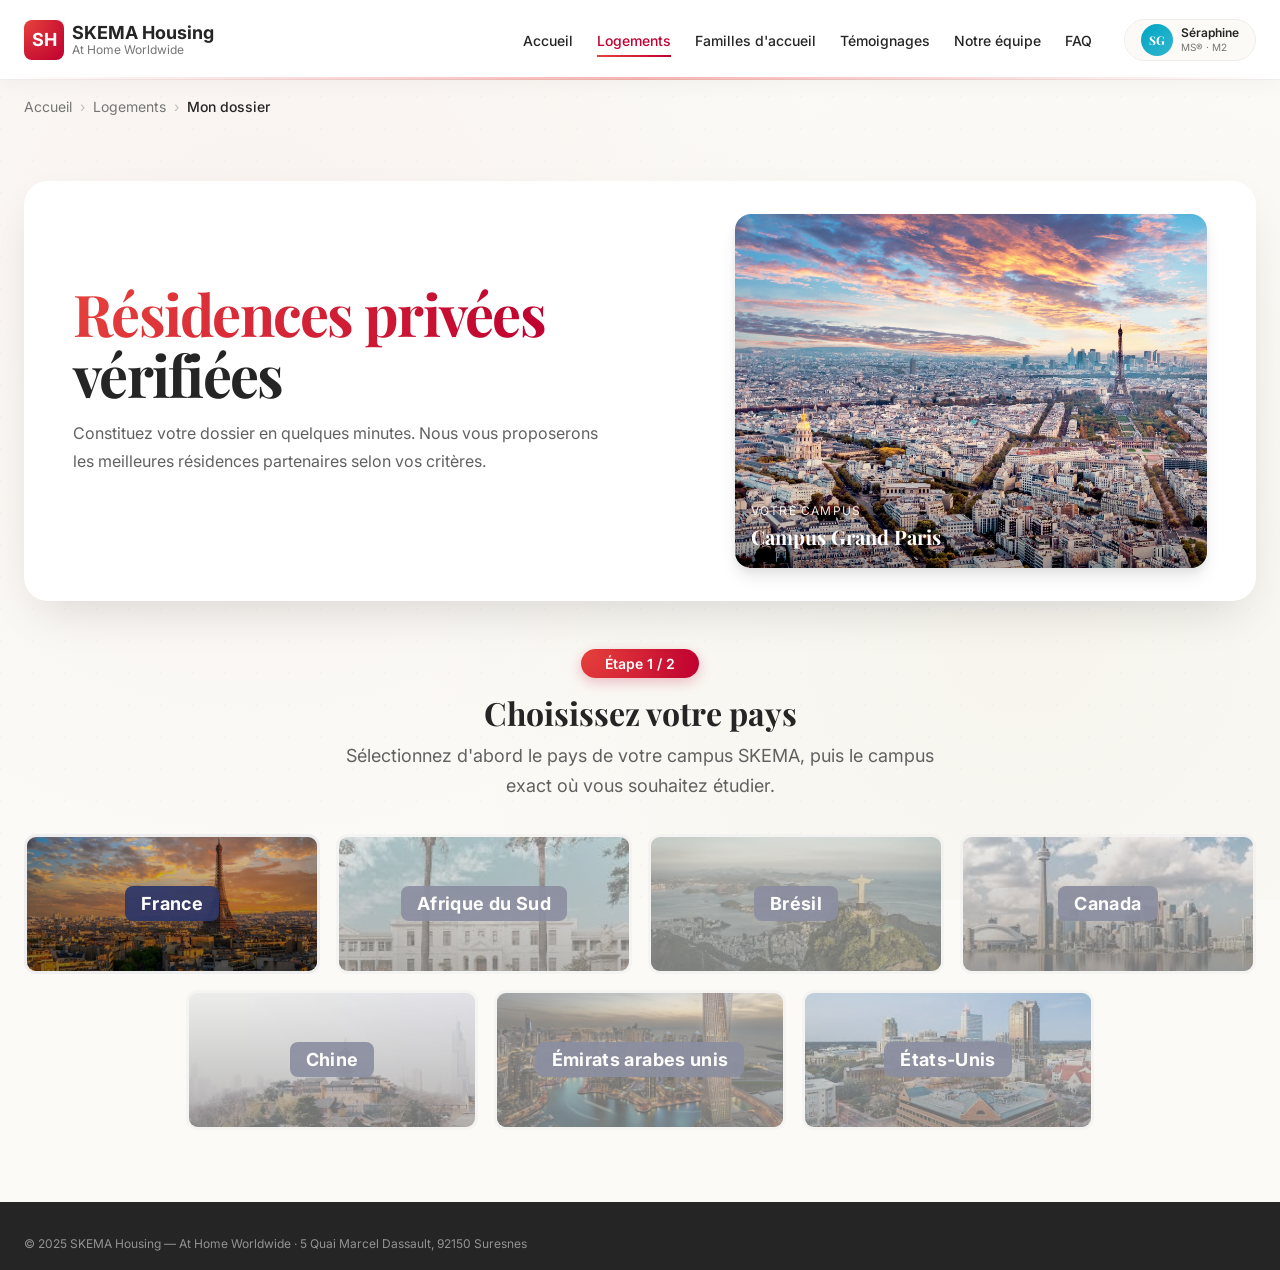
<file: formulaire-residence.html>
<!DOCTYPE html>
<html lang="fr">
<head>
  <meta charset="UTF-8">
  <meta name="viewport" content="width=device-width, initial-scale=1.0">
  <title>Mon dossier - Résidences privées vérifiées - SKEMA Housing</title>
  <link rel="preconnect" href="https://fonts.googleapis.com">
  <link rel="preconnect" href="https://fonts.gstatic.com" crossorigin>
  <link href="https://fonts.googleapis.com/css2?family=Inter:wght@300;400;500;600;700&family=Playfair+Display:wght@600;700;900&display=swap" rel="stylesheet">
  <link rel="stylesheet" href="css/variables.css">
  <link rel="stylesheet" href="css/reset.css">
  <link rel="stylesheet" href="css/global.css">
  <link rel="stylesheet" href="css/components.css">
  <link rel="stylesheet" href="css/pages.css">
</head>
<body>

  <a href="#main" class="skip-link">Aller au contenu principal</a>

  <header class="site-header">
    <div class="header-inner">
      <a href="index.html" class="header-logo">
        <div class="header-logo-mark">SH</div>
        <div class="header-logo-text">
          <strong>SKEMA Housing</strong>
          <span>At Home Worldwide</span>
        </div>
      </a>
      <nav class="main-nav">
        <ul class="main-nav-list">
          <li><a href="index.html" class="main-nav-link">Accueil</a></li>
          <li><a href="residences.html" class="main-nav-link active">Logements</a></li>
          <li><a href="familles.html" class="main-nav-link">Familles d'accueil</a></li>
          <li><a href="temoignages.html" class="main-nav-link">Témoignages</a></li>
          <li><a href="equipe.html" class="main-nav-link">Notre équipe</a></li>
          <li><a href="faq.html" class="main-nav-link">FAQ</a></li>
        </ul>
        <div class="user-avatar-header" id="user-avatar-header"></div>
        <button class="menu-toggle"><span></span><span></span><span></span></button>
      </nav>
    </div>
  </header>

  <main id="main">

    <div class="container">
      <div class="breadcrumbs">
        <a href="index.html">Accueil</a>
        <span class="separator">›</span>
        <a href="residences.html">Logements</a>
        <span class="separator">›</span>
        <span class="current">Mon dossier</span>
      </div>
    </div>

    <section class="product-hero">
      <div class="container">
        <div class="product-hero-inner">
          <div class="product-hero-content">
            <h1 class="product-hero-title">
              <span class="product-hero-title-accent">Résidences privées</span>
              <span>vérifiées</span>
            </h1>
            <p>
              Constituez votre dossier en quelques minutes. Nous vous proposerons les meilleures résidences partenaires selon vos critères.
            </p>
          </div>
          <div class="product-hero-image">
            <img src="assets/images/campus/campus-grand-paris.jpg" alt="Campus SKEMA Grand Paris">
            <div class="product-hero-image-label">
              <div class="product-hero-image-label-eyebrow">Votre campus</div>
              <div class="product-hero-image-label-title">Campus Grand Paris</div>
            </div>
          </div>
        </div>
      </div>
    </section>

    <section class="section section-selection">
      <div class="container">
        <div class="selection-intro">
          <span class="selection-step-indicator">Étape 1 / 2</span>
          <h2>Choisissez votre pays</h2>
          <p>Sélectionnez d'abord le pays de votre campus SKEMA, puis le campus exact où vous souhaitez étudier.</p>
        </div>

        <div class="country-row country-row-1" id="country-row-1"></div>
        <div class="country-row country-row-2" id="country-row-2"></div>
      </div>
    </section>

    <section class="section section-selection" id="campus-section" style="display:none;background:var(--skema-beige-clair);">
      <div class="container">
        <div class="selection-intro">
          <span class="selection-step-indicator">Étape 2 / 2</span>
          <h2>Choisissez votre campus</h2>
          <p>Pour cet exercice, seul le <strong>Campus Grand Paris (Suresnes)</strong> est disponible.</p>
        </div>
        <div class="country-row country-row-2" id="campus-grid"></div>
      </div>
    </section>

    <section class="section" id="form-section" style="display:none;background:var(--skema-beige-clair);padding-top:0;">
      <div class="container">
        <div class="form-container">

          <h2 class="form-title">Complétez votre dossier</h2>
          <p class="form-subtitle">Vos propositions personnalisées sous 48h</p>

          <!-- BANDEAU PRÉ-REMPLI -->
          <div class="form-prefilled-banner" id="form-prefilled-banner"></div>

          <div class="form-progress">
            <div class="form-progress-bar">
              <div class="form-progress-fill" style="width: 0%;"></div>
            </div>
            <div class="form-steps">
              <div class="form-step is-active" data-step="1">
                <div class="form-step-circle"><span class="form-step-number">1</span></div>
                <span class="form-step-label">Durée</span>
              </div>
              <div class="form-step" data-step="2">
                <div class="form-step-circle"><span class="form-step-number">2</span></div>
                <span class="form-step-label">Logement</span>
              </div>
              <div class="form-step" data-step="3">
                <div class="form-step-circle"><span class="form-step-number">3</span></div>
                <span class="form-step-label">Équipements</span>
              </div>
              <div class="form-step" data-step="4">
                <div class="form-step-circle"><span class="form-step-number">4</span></div>
                <span class="form-step-label">Récap</span>
              </div>
            </div>
          </div>

          <!-- ÉTAPE 1 : DURÉE -->
          <div class="form-step-content is-active" data-step="1">
            <h2 class="form-step-title">Durée de votre séjour</h2>
            <p style="margin-bottom:var(--space-xl);color:var(--gray-700);font-size:var(--fs-md);">
              Combien de temps souhaitez-vous être logé(e) ?
            </p>

            <div class="form-group">
              <label class="form-label form-label-required">Durée souhaitée</label>
              <div class="choice-grid">
                <label class="choice-card">
                  <input type="radio" name="duration" value="1-3 mois" required>
                  <img src="assets/icons/calendrier.png" alt="" class="choice-card-icon-img">
                  <div class="choice-card-label">1 à 3 mois</div>
                </label>
                <label class="choice-card">
                  <input type="radio" name="duration" value="4-6 mois">
                  <img src="assets/icons/calendrier.png" alt="" class="choice-card-icon-img">
                  <div class="choice-card-label">4 à 6 mois</div>
                </label>
                <label class="choice-card">
                  <input type="radio" name="duration" value="6-9 mois">
                  <img src="assets/icons/calendrier.png" alt="" class="choice-card-icon-img">
                  <div class="choice-card-label">6 à 9 mois</div>
                </label>
                <label class="choice-card">
                  <input type="radio" name="duration" value="Année complète">
                  <img src="assets/icons/calendrier.png" alt="" class="choice-card-icon-img">
                  <div class="choice-card-label">Année complète</div>
                </label>
              </div>
            </div>
          </div>

          <!-- ÉTAPE 2 : LOGEMENT -->
          <div class="form-step-content" data-step="2">
            <h2 class="form-step-title">Votre logement idéal</h2>

            <div class="form-group">
              <label class="form-label form-label-required">Temps de trajet maximum accepté pour aller au campus</label>
              <p class="form-help" style="margin-bottom:var(--space-md);">
                Le campus Grand Paris est à Suresnes (Tram T2). Choisissez votre zone de confort.
              </p>
              <div class="choice-grid">
                <label class="choice-card">
                  <input type="radio" name="maxTransportTime" value="15" required>
                  <div class="choice-card-label">15 min max</div>
                  <div class="choice-card-sublabel">Suresnes / Puteaux / La Défense</div>
                </label>
                <label class="choice-card">
                  <input type="radio" name="maxTransportTime" value="30">
                  <div class="choice-card-label">30 min max</div>
                  <div class="choice-card-sublabel">+ Boulogne, Issy, Paris 16/17</div>
                </label>
                <label class="choice-card">
                  <input type="radio" name="maxTransportTime" value="45">
                  <div class="choice-card-label">45 min max</div>
                  <div class="choice-card-sublabel">+ Paris centre, Versailles</div>
                </label>
                <label class="choice-card">
                  <input type="radio" name="maxTransportTime" value="60">
                  <div class="choice-card-label">1h max</div>
                  <div class="choice-card-sublabel">+ Massy, Cergy</div>
                </label>
                <label class="choice-card">
                  <input type="radio" name="maxTransportTime" value="999">
                  <div class="choice-card-label">Pas de préférence</div>
                </label>
              </div>
            </div>

            <div class="form-group">
              <label class="form-label form-label-required">Type de logement recherché</label>
              <div class="choice-grid">
                <label class="choice-card">
                  <input type="radio" name="housingType" value="Studio" required>
                  <div class="choice-card-label">Studio</div>
                </label>
                <label class="choice-card">
                  <input type="radio" name="housingType" value="T1">
                  <div class="choice-card-label">T1</div>
                </label>
                <label class="choice-card">
                  <input type="radio" name="housingType" value="Coliving">
                  <div class="choice-card-label">Coliving</div>
                </label>
                <label class="choice-card">
                  <input type="radio" name="housingType" value="Résidence étudiante">
                  <div class="choice-card-label">Résidence étudiante</div>
                </label>
              </div>
            </div>

            <div class="form-group">
              <label class="form-label" for="budget">Budget mensuel maximum</label>
              <input type="range" id="budget" name="budget" class="form-range" min="500" max="1500" step="50" value="900">
              <div class="range-display">
                <span class="range-limits">500 €</span>
                <span class="range-value" id="budget-value">900 €</span>
                <span class="range-limits">1500 €</span>
              </div>
              <p class="form-help">Charges comprises (eau, électricité, wifi…)</p>
            </div>
          </div>

          <!-- ÉTAPE 3 : ÉQUIPEMENTS -->
          <div class="form-step-content" data-step="3">
            <h2 class="form-step-title">Équipements indispensables</h2>
            <p style="margin-bottom:var(--space-xl);color:var(--gray-700);font-size:var(--fs-md);">
              Sélectionnez les équipements importants pour vous.
            </p>

            <div class="form-group">
              <div class="choice-grid">
                <label class="choice-card">
                  <input type="checkbox" name="features" value="Meublé">
                  <div class="choice-card-label">Meublé</div>
                </label>
                <label class="choice-card">
                  <input type="checkbox" name="features" value="Wifi inclus">
                  <div class="choice-card-label">Wifi inclus</div>
                </label>
                <label class="choice-card">
                  <input type="checkbox" name="features" value="Cuisine équipée">
                  <div class="choice-card-label">Cuisine équipée</div>
                </label>
                <label class="choice-card">
                  <input type="checkbox" name="features" value="Laverie">
                  <div class="choice-card-label">Laverie</div>
                </label>
                <label class="choice-card">
                  <input type="checkbox" name="features" value="Salle de sport">
                  <div class="choice-card-label">Salle de sport</div>
                </label>
                <label class="choice-card">
                  <input type="checkbox" name="features" value="Coworking">
                  <div class="choice-card-label">Coworking</div>
                </label>
                <label class="choice-card">
                  <input type="checkbox" name="features" value="Sécurité 24/7">
                  <div class="choice-card-label">Sécurité 24/7</div>
                </label>
                <label class="choice-card">
                  <input type="checkbox" name="features" value="Parking">
                  <div class="choice-card-label">Parking</div>
                </label>
              </div>
            </div>

            <div class="form-group">
              <label class="form-label" for="notes">Commentaires / besoins spécifiques</label>
              <textarea id="notes" name="notes" class="form-textarea" placeholder="Indiquez ici toute information utile : besoins d'accessibilité, animal, situation particulière…"></textarea>
            </div>
          </div>

          <!-- ÉTAPE 4 : RÉCAP -->
          <div class="form-step-content" data-step="4">
            <h2 class="form-step-title">Récapitulatif de votre dossier</h2>

            <div class="alert alert-success">
              <span><strong>Presque terminé !</strong> Vérifiez vos informations puis envoyez votre dossier. Vous recevrez vos propositions sous 48h.</span>
            </div>

            <div class="form-recap">
              <h3 class="form-recap-title">Vos informations</h3>
              <ul class="form-recap-list"></ul>
            </div>

            <!-- SECTION PAIEMENT DES FRAIS DE DOSSIER -->
            <div class="payment-section" id="payment-section" style="display:none;">
              <div class="payment-section-header">
                <div class="payment-section-icon">💳</div>
                <div>
                  <h3 class="payment-section-title">Régler les frais de dossier</h3>
                  <p class="payment-section-subtitle">Paiement sécurisé requis avant l'envoi du dossier</p>
                </div>
              </div>

              <div class="payment-amount-row">
                <span class="payment-amount-label">Frais de dossier (résidence privée)</span>
                <span class="payment-amount-value">150 €</span>
              </div>

              <button type="button" class="btn-payment" id="btn-payment">
                <span class="btn-payment-icon">🔒</span>
                <span>Payer 150 € — Frais de dossier</span>
              </button>

              <!-- Badge affiché APRÈS paiement -->
              <div class="payment-paid-badge">
                <span class="payment-paid-badge-icon">✓</span>
                <span>Paiement validé</span>
              </div>

              <p class="payment-section-info">
                <span class="payment-section-info-secure">🔒 Transaction sécurisée · Paiement unique</span><br>
                Vous serez débité une seule fois au moment de la validation.
              </p>
            </div>

            <div class="form-group" style="margin-top: 2rem;">
              <label class="form-check">
                <input type="checkbox" id="cgu" name="cgu" required>
                <span class="form-check-label">
                  J'accepte les <a href="#" style="color:var(--skema-rouge-fonce);text-decoration:underline;">conditions générales d'utilisation</a>
                  et autorise SKEMA Housing à traiter mes données.
                </span>
              </label>
            </div>

            <!-- Helper sous le bouton "Envoyer" tant que paiement non fait -->
            <p class="btn-submit-helper" id="btn-submit-helper">
              ⚠️ Veuillez d'abord régler les frais de dossier ci-dessus pour activer l'envoi.
            </p>
          </div>

          <div class="form-actions">
            <button type="button" class="btn btn-ghost btn-back">← Précédent</button>
            <button type="button" class="btn btn-primary btn-next">Étape suivante →</button>
            <button type="button" class="btn btn-primary btn-submit" style="display:none;">
              Envoyer mon dossier
            </button>
          </div>

        </div>
      </div>
    </section>

  </main>

  <!-- ===== MODAL DE CONFIRMATION DE PAIEMENT ===== -->
  <div class="modal-overlay" id="payment-modal-overlay">
    <div class="modal-box">
      <div class="modal-icon">💳</div>
      <h2 class="modal-title">Confirmer le paiement ?</h2>
      <p class="modal-text">
        Vous êtes sur le point de régler les <strong>frais de dossier</strong> pour
        votre demande de logement en résidence privée SKEMA.
      </p>

      <div class="modal-amount-box">
        <span class="modal-amount-label" id="modal-amount-label">Frais de dossier</span>
        <span class="modal-amount-value" id="modal-amount-value">150 €</span>
      </div>

      <div class="modal-actions">
        <button type="button" class="modal-btn-cancel" id="modal-btn-cancel">Annuler</button>
        <button type="button" class="modal-btn-confirm" id="modal-btn-confirm">Confirmer le paiement</button>
      </div>

      <p class="modal-security-note">🔒 Paiement sécurisé · Aucune carte bancaire requise pour cette démonstration</p>
    </div>
  </div>

  <footer class="site-footer">
    <div class="container">
      <div class="footer-bottom" style="border:none;padding-top:0;">
        <p class="footer-copyright">© 2025 SKEMA Housing — At Home Worldwide · 5 Quai Marcel Dassault, 92150 Suresnes</p>
      </div>
    </div>
  </footer>

  <script src="js/data.js"></script>
  <script src="js/translations.js"></script>
  <script src="js/main.js"></script>
  <script src="js/formulaire.js"></script>
  <script>
    document.addEventListener('DOMContentLoaded', () => {
      const user = window.SKEMA_DATA?.CURRENT_USER;
      const avatarEl = document.getElementById('user-avatar-header');
      if (user && avatarEl) {
        avatarEl.innerHTML = `
          <div class="user-avatar-circle" style="background:linear-gradient(135deg, ${user.avatarColor}, ${user.avatarColor}cc);">
            ${user.initials}
          </div>
          <div class="user-avatar-header-info">
            <span class="user-avatar-header-name">${user.firstname}</span>
            <span class="user-avatar-header-program">${user.program} · ${user.year}</span>
          </div>
        `;
      }

      Formulaire.init('residence');
    });
  </script>
</body>
</html>
</file>
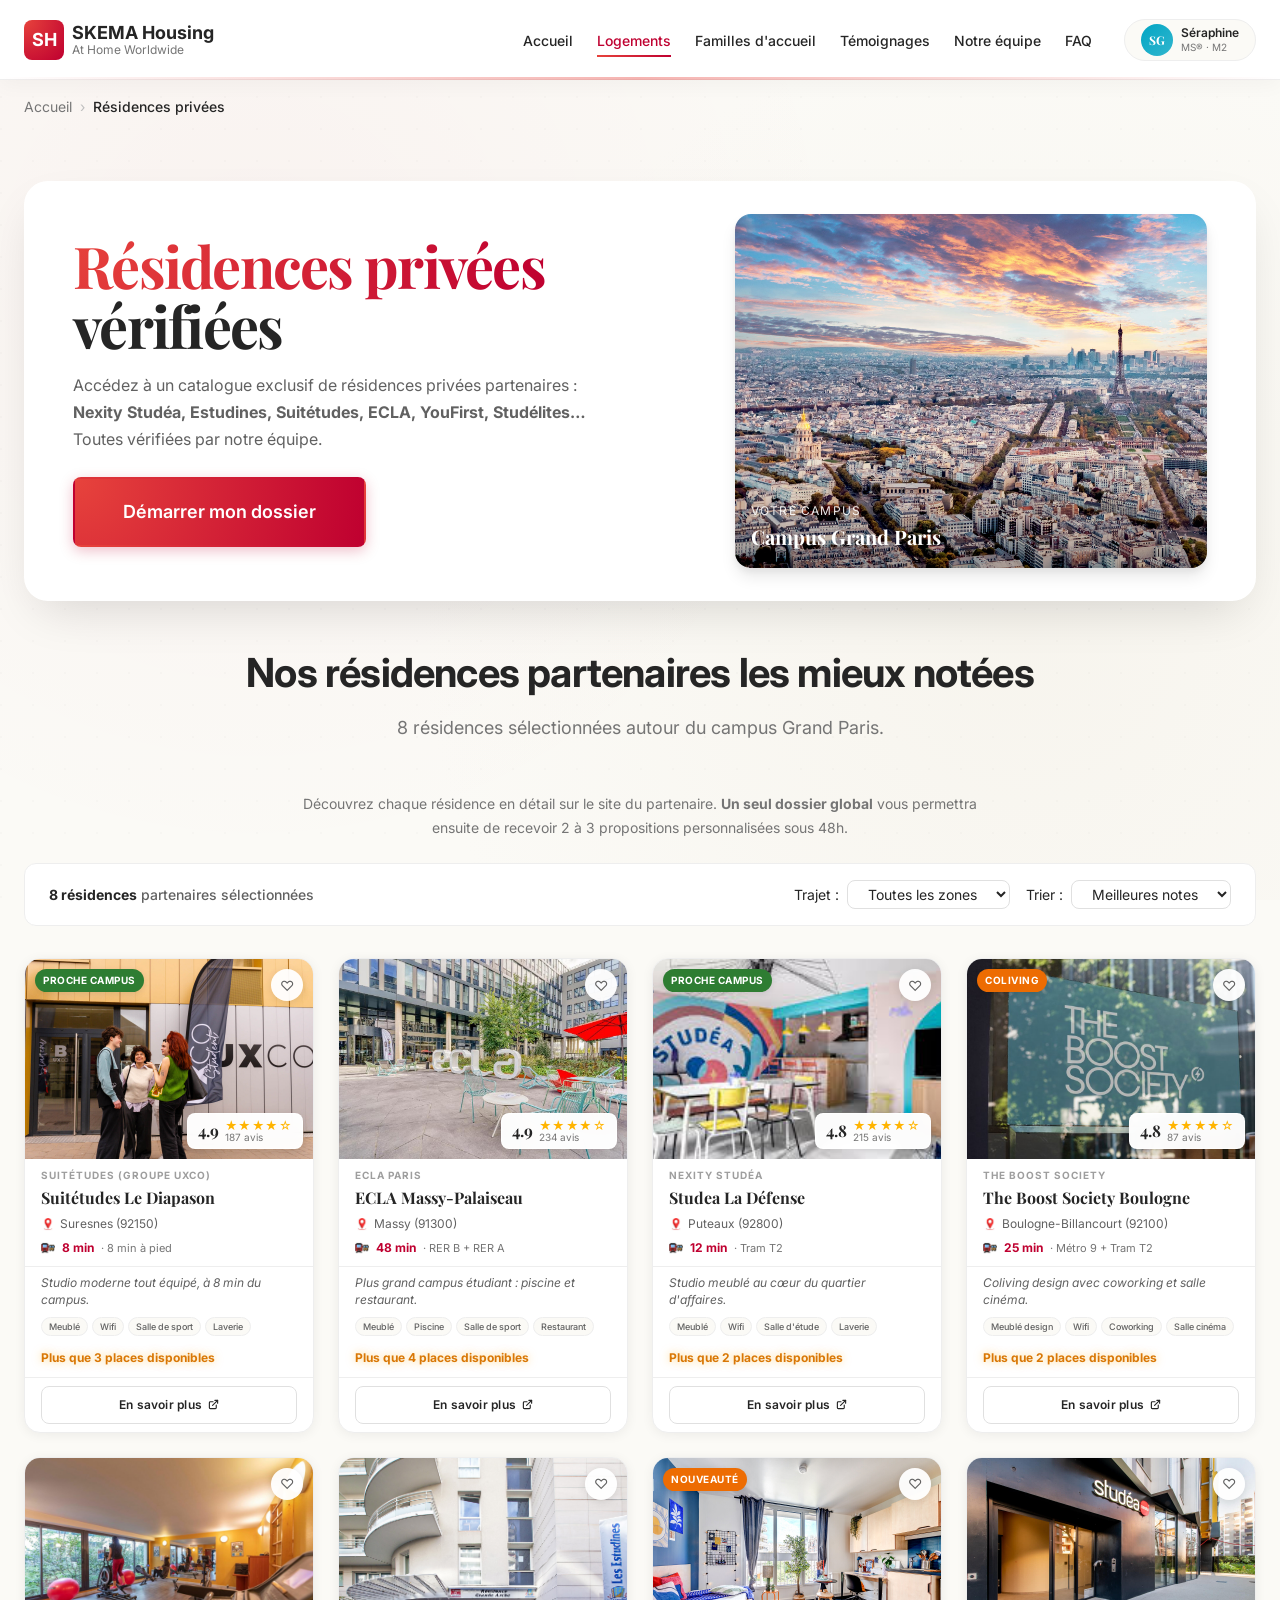
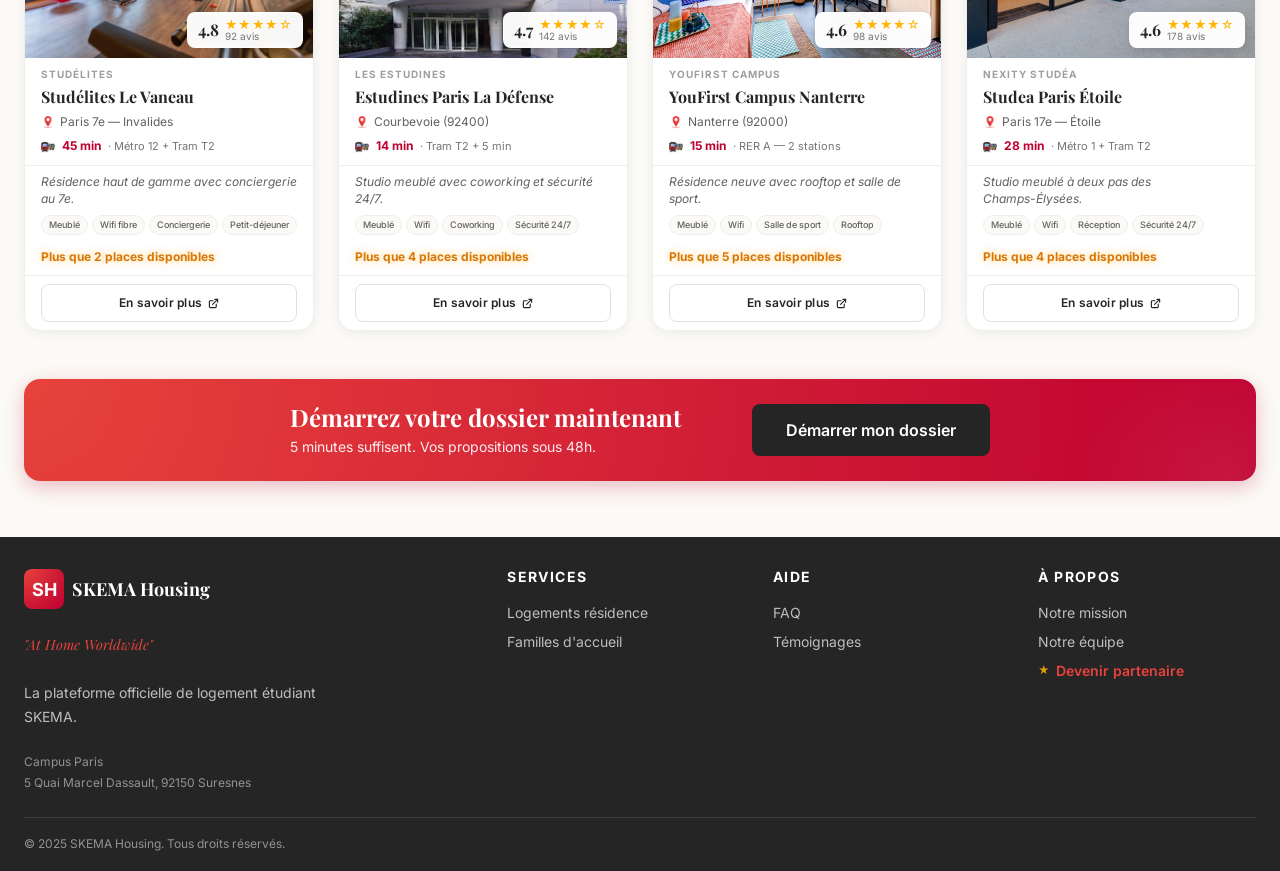
<file: partenaires.html>
<!DOCTYPE html>
<html lang="fr">
<head>
  <meta charset="UTF-8">
  <meta http-equiv="refresh" content="0; url=residences.html">
  <link rel="canonical" href="residences.html">
  <title>Redirection... - SKEMA Housing</title>
</head>
<body>
  <p>Redirection vers les <a href="residences.html">logements</a>...</p>
  <script>window.location.replace('residences.html');</script>
</body>
</html>
</file>
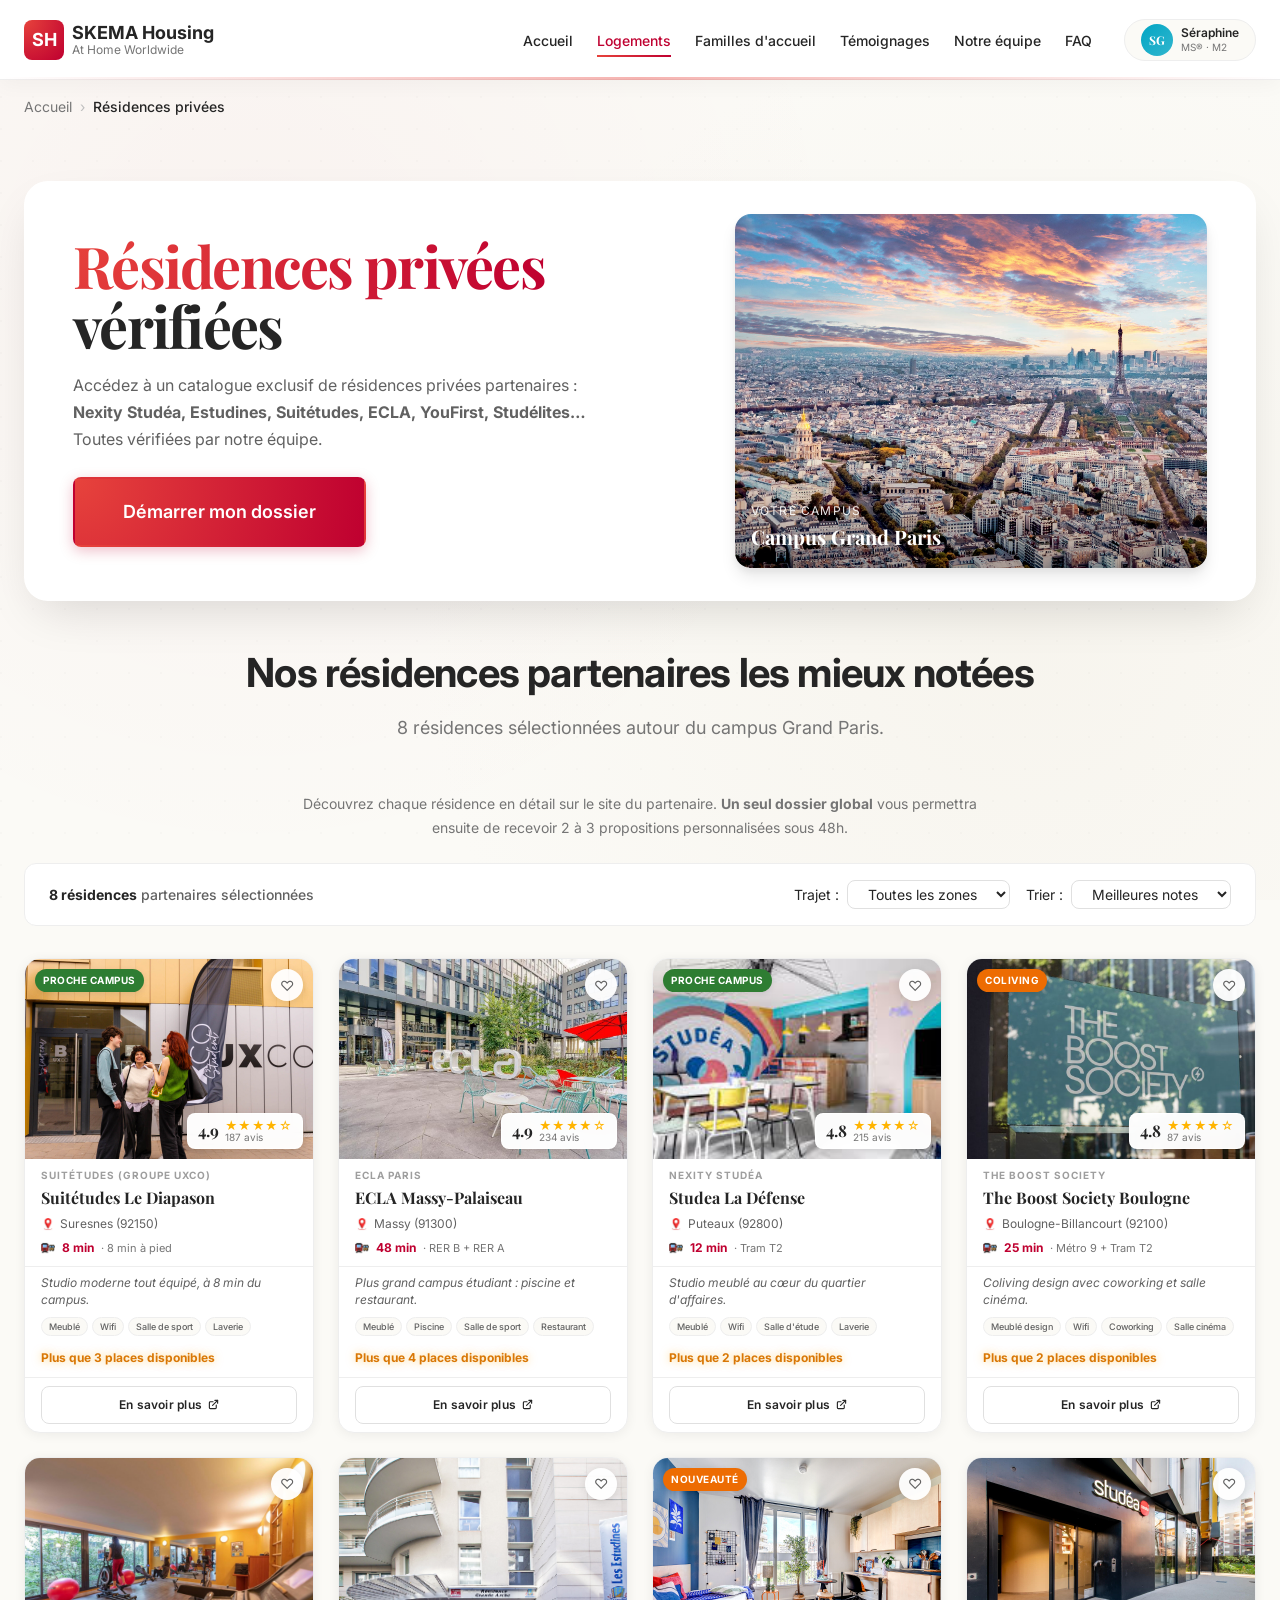
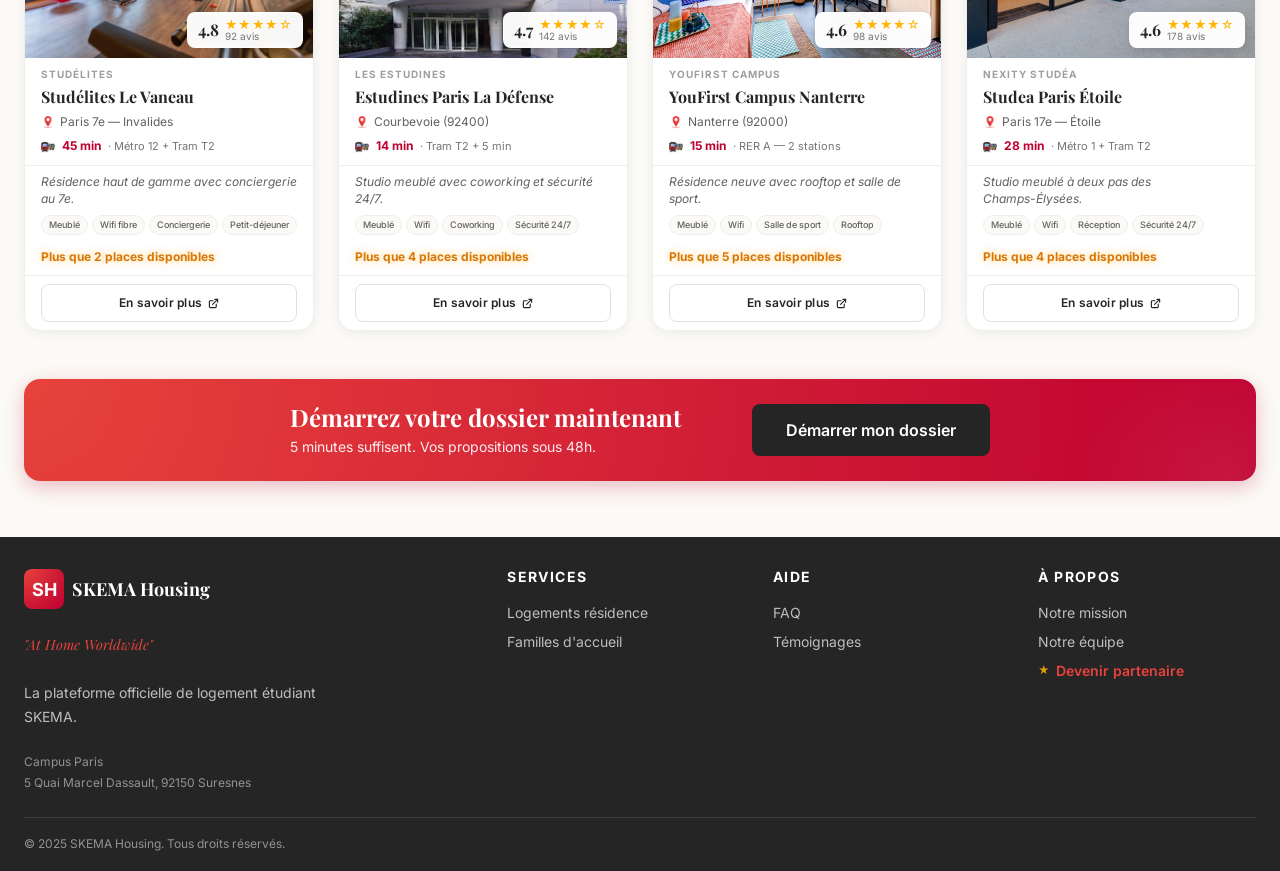
<file: residences.html>
<!DOCTYPE html>
<html lang="fr">
<head>
  <meta charset="UTF-8">
  <meta name="viewport" content="width=device-width, initial-scale=1.0">
  <title>Résidences privées vérifiées - SKEMA Housing</title>
  <link rel="preconnect" href="https://fonts.googleapis.com">
  <link rel="preconnect" href="https://fonts.gstatic.com" crossorigin>
  <link href="https://fonts.googleapis.com/css2?family=Inter:wght@300;400;500;600;700&family=Playfair+Display:wght@600;700;900&display=swap" rel="stylesheet">
  <link rel="stylesheet" href="css/variables.css">
  <link rel="stylesheet" href="css/reset.css">
  <link rel="stylesheet" href="css/global.css">
  <link rel="stylesheet" href="css/components.css">
  <link rel="stylesheet" href="css/pages.css">
</head>
<body>

  <a href="#main" class="skip-link">Aller au contenu principal</a>

  <header class="site-header">
    <div class="header-inner">
      <a href="index.html" class="header-logo">
        <div class="header-logo-mark">SH</div>
        <div class="header-logo-text">
          <strong>SKEMA Housing</strong>
          <span>At Home Worldwide</span>
        </div>
      </a>
      <nav class="main-nav">
        <ul class="main-nav-list">
          <li><a href="index.html" class="main-nav-link">Accueil</a></li>
          <li><a href="residences.html" class="main-nav-link active">Logements</a></li>
          <li><a href="familles.html" class="main-nav-link">Familles d'accueil</a></li>
          <li><a href="temoignages.html" class="main-nav-link">Témoignages</a></li>
          <li><a href="equipe.html" class="main-nav-link">Notre équipe</a></li>
          <li><a href="faq.html" class="main-nav-link">FAQ</a></li>
        </ul>
        <div class="user-avatar-header" id="user-avatar-header"></div>
        <button class="menu-toggle"><span></span><span></span><span></span></button>
      </nav>
    </div>
  </header>

  <main id="main">

    <div class="container">
      <div class="breadcrumbs">
        <a href="index.html">Accueil</a>
        <span class="separator">›</span>
        <span class="current">Résidences privées</span>
      </div>
    </div>

    <section class="product-hero">
      <div class="container">
        <div class="product-hero-inner">
          <div class="product-hero-content">
            <h1 class="product-hero-title">
              <span class="product-hero-title-accent">Résidences privées</span>
              <span>vérifiées</span>
            </h1>
            <p>
              Accédez à un catalogue exclusif de résidences privées partenaires :
              <strong>Nexity Studéa, Estudines, Suitétudes, ECLA, YouFirst, Studélites…</strong>
              Toutes vérifiées par notre équipe.
            </p>
            <a href="formulaire-residence.html" class="btn btn-primary btn-lg">
              Démarrer mon dossier
            </a>
          </div>

          <div class="product-hero-image">
            <img src="assets/images/campus/campus-grand-paris.jpg" alt="Campus SKEMA Grand Paris à Suresnes">
            <div class="product-hero-image-label">
              <div class="product-hero-image-label-eyebrow">Votre campus</div>
              <div class="product-hero-image-label-title">Campus Grand Paris</div>
            </div>
          </div>
        </div>
      </div>
    </section>

    <section class="section" style="padding: 2rem 0;">
      <div class="container">
        <div class="text-center" style="margin-bottom: 1.5rem;">
          <h2 class="section-title">Nos résidences partenaires les mieux notées</h2>
          <p class="section-subtitle" style="margin-left:auto;margin-right:auto;">
            8 résidences sélectionnées autour du campus Grand Paris.
          </p>
          <!-- Note pédagogique : pas de dossier individuel par résidence -->
          <p style="font-size: var(--fs-sm); color: var(--gray-600); margin-top: var(--space-sm); max-width: 700px; margin-left: auto; margin-right: auto;">
            Découvrez chaque résidence en détail sur le site du partenaire. <strong>Un seul dossier global</strong> vous permettra ensuite de recevoir 2 à 3 propositions personnalisées sous 48h.
          </p>
        </div>

        <div class="listing-filters">
          <div class="listing-count">
            <strong id="residences-count">8 résidences</strong> partenaires sélectionnées
          </div>
          <div style="display:flex;gap:var(--space-md);flex-wrap:wrap;align-items:center;">
            <div class="listing-sort">
              <label for="filter-zone">Trajet :</label>
              <select id="filter-zone">
                <option value="all">Toutes les zones</option>
                <option value="zone-1">0-15 min</option>
                <option value="zone-2">15-30 min</option>
                <option value="zone-3">30-45 min</option>
                <option value="zone-4">45-60 min</option>
              </select>
            </div>
            <div class="listing-sort">
              <label for="sort-residences">Trier :</label>
              <select id="sort-residences">
                <option value="rating">Meilleures notes</option>
                <option value="transport">Plus proche</option>
              </select>
            </div>
          </div>
        </div>

        <div class="listing-grid" id="residences-grid"></div>
      </div>
    </section>

    <section class="cta-final">
      <div class="container">
        <div class="cta-final-box">
          <div class="cta-final-content">
            <div class="cta-final-text-wrap">
              <h2 class="cta-final-title">Démarrez votre dossier maintenant</h2>
              <p class="cta-final-text">5 minutes suffisent. Vos propositions sous 48h.</p>
            </div>
            <div class="cta-final-actions">
              <a href="formulaire-residence.html" class="btn btn-dark">Démarrer mon dossier</a>
            </div>
          </div>
        </div>
      </div>
    </section>

  </main>

  <footer class="site-footer">
    <div class="container">
      <div class="footer-grid">
        <div class="footer-brand">
          <div class="footer-logo">
            <div class="header-logo-mark">SH</div>
            <strong>SKEMA Housing</strong>
          </div>
          <p class="footer-tagline">"At Home Worldwide"</p>
          <p class="footer-description">La plateforme officielle de logement étudiant SKEMA.</p>
          <p style="font-size:var(--fs-xs);color:rgba(255,255,255,0.5);margin-top:var(--space-sm);">
            Campus Paris<br>5 Quai Marcel Dassault, 92150 Suresnes
          </p>
        </div>
        <div>
          <h4 class="footer-title">Services</h4>
          <div class="footer-links">
            <a href="residences.html">Logements résidence</a>
            <a href="familles.html">Familles d'accueil</a>
          </div>
        </div>
        <div>
          <h4 class="footer-title">Aide</h4>
          <div class="footer-links">
            <a href="faq.html">FAQ</a>
            <a href="temoignages.html">Témoignages</a>
          </div>
        </div>
        <div>
          <h4 class="footer-title">À propos</h4>
          <div class="footer-links">
            <a href="apropos.html">Notre mission</a>
            <a href="equipe.html">Notre équipe</a>
            <a href="devenir-partenaire.html" class="footer-link-partner">Devenir partenaire</a>
          </div>
        </div>
      </div>
      <div class="footer-bottom">
        <p class="footer-copyright">© 2025 SKEMA Housing. Tous droits réservés.</p>
      </div>
    </div>
  </footer>

  <script src="js/data.js"></script>
  <script src="js/translations.js"></script>
  <script src="js/main.js"></script>
  <script>
    const user = window.SKEMA_DATA?.CURRENT_USER;
    const avatarEl = document.getElementById('user-avatar-header');
    if (user && avatarEl) {
      avatarEl.innerHTML = `
        <div class="user-avatar-circle" style="background:linear-gradient(135deg, ${user.avatarColor}, ${user.avatarColor}cc);">
          ${user.initials}
        </div>
        <div class="user-avatar-header-info">
          <span class="user-avatar-header-name">${user.firstname}</span>
          <span class="user-avatar-header-program">${user.program} · ${user.year}</span>
        </div>
      `;
    }

    function renderRating(rating) {
      const fullStars = Math.floor(rating);
      const hasHalf = rating % 1 >= 0.5;
      let stars = '★'.repeat(fullStars);
      if (hasHalf) stars += '☆';
      return stars.padEnd(5, '☆');
    }

    // ===== Icône SVG "lien externe" (flèche sortante) =====
    const externalIcon = `
      <svg class="product-card-cta-external-icon" viewBox="0 0 24 24" fill="none" stroke="currentColor" stroke-width="2.5" stroke-linecap="round" stroke-linejoin="round">
        <path d="M18 13v6a2 2 0 0 1-2 2H5a2 2 0 0 1-2-2V8a2 2 0 0 1 2-2h6"></path>
        <polyline points="15 3 21 3 21 9"></polyline>
        <line x1="10" y1="14" x2="21" y2="3"></line>
      </svg>
    `;

    function renderResidenceCard(item) {
      const badges = (item.badges || []).map(b => {
        let cls = 'badge-success';
        if (b === 'Bon plan budget' || b === 'Nouveauté' || b === 'Coliving') cls = 'badge-warning';
        return `<span class="badge ${cls}">${b}</span>`;
      }).join('');

      const features = (item.features || []).slice(0, 4).map(f =>
        `<span class="product-card-feature">${f}</span>`
      ).join('');

      const placeText = item.available > 1
        ? `Plus que ${item.available} places disponibles`
        : `Plus que ${item.available} place disponible`;

      // Lien externe vers le site du partenaire (en savoir plus)
      const websiteUrl = item.website || '#';
      const ctaHtml = item.website
        ? `<a href="${websiteUrl}" class="product-card-cta" target="_blank" rel="noopener noreferrer" aria-label="Visiter le site officiel de ${item.operator}">
             <span>En savoir plus</span>
             ${externalIcon}
           </a>`
        : `<span class="product-card-info-note">
             <span>Plus d'infos après votre dossier</span>
           </span>`;

      return `
        <article class="product-card">
          <div class="product-card-image">
            <img src="${item.image}" alt="${item.name}" loading="lazy">
            <div class="product-card-badges">${badges}</div>
            <button class="product-card-favorite" aria-label="Favoris">♡</button>
            <div class="product-card-rating-floating">
              <div class="product-card-rating-floating-value">${item.rating}</div>
              <div style="display:flex;flex-direction:column;">
                <span class="product-card-rating-floating-stars">${renderRating(item.rating)}</span>
                <span class="product-card-rating-floating-count">${item.reviewCount} avis</span>
              </div>
            </div>
          </div>

          <div class="product-card-body">

            <div class="product-card-section">
              <p class="product-card-operator">${item.operator}</p>
              <h3 class="product-card-title">${item.name}</h3>
              <p class="product-card-location">
                <img src="assets/images/residences/location.jpg" alt="" class="product-card-icon-img">
                <span>${item.location}</span>
              </p>
              <p class="product-card-transport">
                <img src="assets/images/residences/commute.png" alt="" class="product-card-icon-img">
                <strong>${item.transportTime} min</strong>
                <span class="product-card-transport-mode">· ${item.transportMode}</span>
              </p>
            </div>

            <div class="product-card-section">
              <p class="product-card-description">${item.description}</p>
              <div class="product-card-features">${features}</div>
              <p class="product-card-availability">${placeText}</p>
            </div>

            <div class="product-card-section">
              ${ctaHtml}
            </div>

          </div>
        </article>
      `;
    }

    function renderResidences(sortBy = 'rating', zone = 'all') {
      const grid = document.getElementById('residences-grid');
      const countEl = document.getElementById('residences-count');
      if (!grid) return;

      let items = window.SKEMA_DATA.RESIDENCES.filter(r => r.featured);

      if (zone !== 'all') {
        const maxMinutes = { 'zone-1': 15, 'zone-2': 30, 'zone-3': 45, 'zone-4': 60 }[zone];
        if (maxMinutes) items = items.filter(item => item.transportTime <= maxMinutes);
      }

      if (sortBy === 'rating') items.sort((a, b) => b.rating - a.rating);
      else if (sortBy === 'transport') items.sort((a, b) => a.transportTime - b.transportTime);

      if (countEl) {
        const label = items.length > 1 ? 'résidences' : 'résidence';
        countEl.textContent = `${items.length} ${label}`;
      }

      grid.innerHTML = items.length > 0
        ? items.map(renderResidenceCard).join('')
        : `<p style="text-align:center;padding:3rem;color:var(--gray-600);grid-column:1/-1;">Aucune résidence ne correspond.</p>`;
    }

    document.addEventListener('DOMContentLoaded', () => {
      renderResidences('rating', 'all');
      document.getElementById('sort-residences')?.addEventListener('change', () => {
        renderResidences(
          document.getElementById('sort-residences').value,
          document.getElementById('filter-zone').value
        );
      });
      document.getElementById('filter-zone')?.addEventListener('change', () => {
        renderResidences(
          document.getElementById('sort-residences').value,
          document.getElementById('filter-zone').value
        );
      });
    });
  </script>
</body>
</html>
</file>
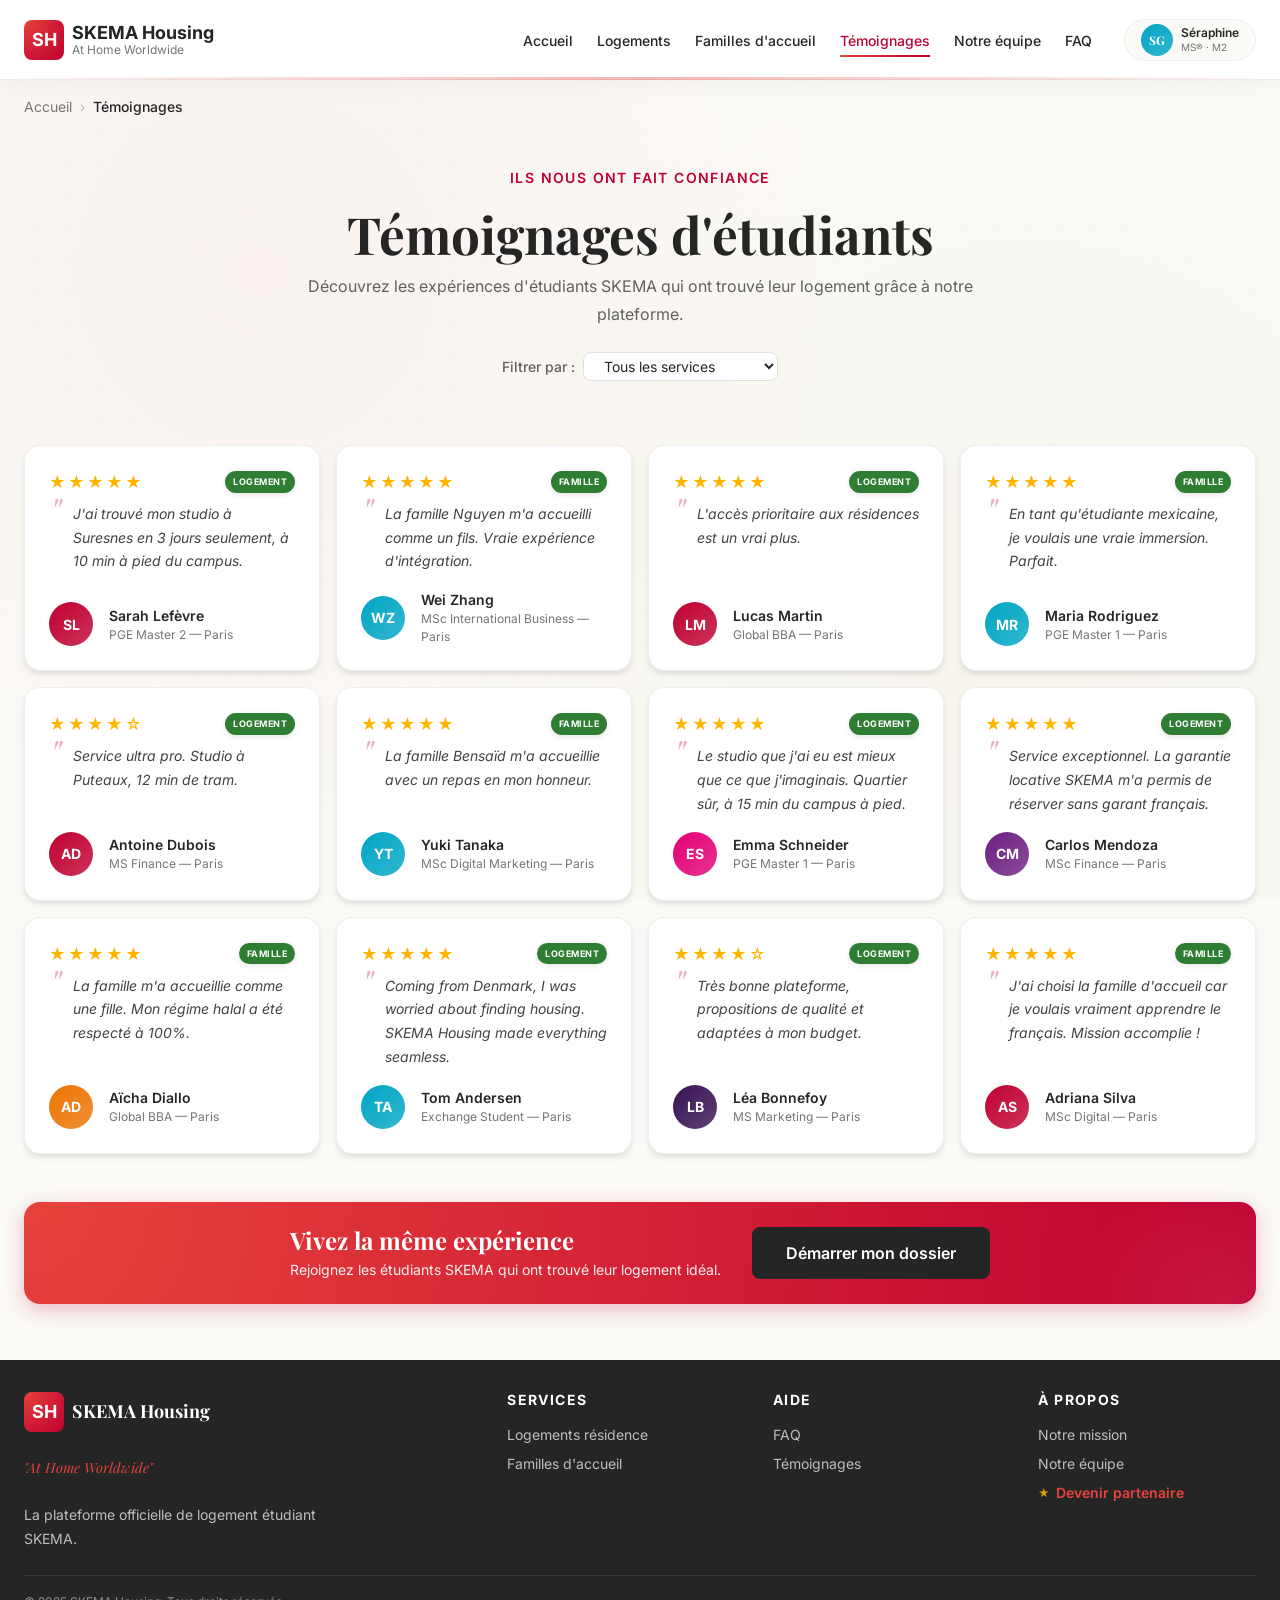
<file: temoignages.html>
<!DOCTYPE html>
<html lang="fr">
<head>
  <meta charset="UTF-8">
  <meta name="viewport" content="width=device-width, initial-scale=1.0">
  <title>Témoignages d'étudiants - SKEMA Housing</title>
  <link rel="preconnect" href="https://fonts.googleapis.com">
  <link rel="preconnect" href="https://fonts.gstatic.com" crossorigin>
  <link href="https://fonts.googleapis.com/css2?family=Inter:wght@300;400;500;600;700&family=Playfair+Display:wght@600;700&display=swap" rel="stylesheet">
  <link rel="stylesheet" href="css/variables.css">
  <link rel="stylesheet" href="css/reset.css">
  <link rel="stylesheet" href="css/global.css">
  <link rel="stylesheet" href="css/components.css">
  <link rel="stylesheet" href="css/pages.css">
</head>
<body>

  <a href="#main" class="skip-link">Aller au contenu principal</a>

  <header class="site-header">
    <div class="header-inner">
      <a href="index.html" class="header-logo">
        <div class="header-logo-mark">SH</div>
        <div class="header-logo-text">
          <strong>SKEMA Housing</strong>
          <span>At Home Worldwide</span>
        </div>
      </a>
      <nav class="main-nav">
        <ul class="main-nav-list">
          <li><a href="index.html" class="main-nav-link">Accueil</a></li>
          <li><a href="residences.html" class="main-nav-link">Logements</a></li>
          <li><a href="familles.html" class="main-nav-link">Familles d'accueil</a></li>
          <li><a href="temoignages.html" class="main-nav-link active">Témoignages</a></li>
          <li><a href="equipe.html" class="main-nav-link">Notre équipe</a></li>
          <li><a href="faq.html" class="main-nav-link">FAQ</a></li>
        </ul>
        <div class="user-avatar-header" id="user-avatar-header"></div>
        <button class="menu-toggle"><span></span><span></span><span></span></button>
      </nav>
    </div>
  </header>

  <main id="main">

    <div class="container">
      <div class="breadcrumbs">
        <a href="index.html">Accueil</a>
        <span class="separator">›</span>
        <span class="current">Témoignages</span>
      </div>
    </div>

    <!-- HERO TÉMOIGNAGES (compact) -->
    <section class="testimonials-page-hero">
      <div class="container">
        <span class="section-eyebrow">Ils nous ont fait confiance</span>
        <h1>Témoignages d'étudiants</h1>
        <p>
          Découvrez les expériences d'étudiants SKEMA qui ont trouvé leur logement grâce à notre plateforme.
        </p>
      </div>
    </section>

    <!-- FILTRE (sans icônes) -->
    <section style="padding: 0 0 1rem;">
      <div class="container">
        <div class="testimonials-filter">
          <label for="filter-product">Filtrer par :</label>
          <select id="filter-product">
            <option value="all">Tous les services</option>
            <option value="residence">Logements résidence</option>
            <option value="family">Familles d'accueil</option>
          </select>
        </div>
      </div>
    </section>

    <!-- GRILLE TÉMOIGNAGES -->
    <section class="section" style="padding: 1rem 0 2rem;">
      <div class="container">
        <div class="testimonials-grid" id="testimonials-grid"></div>
      </div>
    </section>

    <!-- CTA FINAL (réduit) -->
    <section class="cta-final">
      <div class="container">
        <div class="cta-final-box">
          <div class="cta-final-content">
            <div class="cta-final-text-wrap">
              <h2 class="cta-final-title">Vivez la même expérience</h2>
              <p class="cta-final-text">Rejoignez les étudiants SKEMA qui ont trouvé leur logement idéal.</p>
            </div>
            <div class="cta-final-actions">
              <a href="formulaire-residence.html" class="btn btn-dark">Démarrer mon dossier</a>
            </div>
          </div>
        </div>
      </div>
    </section>

  </main>

  <footer class="site-footer">
    <div class="container">
      <div class="footer-grid">
        <div class="footer-brand">
          <div class="footer-logo">
            <div class="header-logo-mark">SH</div>
            <strong>SKEMA Housing</strong>
          </div>
          <p class="footer-tagline">"At Home Worldwide"</p>
          <p class="footer-description">La plateforme officielle de logement étudiant SKEMA.</p>
        </div>
        <div>
          <h4 class="footer-title">Services</h4>
          <div class="footer-links">
            <a href="residences.html">Logements résidence</a>
            <a href="familles.html">Familles d'accueil</a>
          </div>
        </div>
        <div>
          <h4 class="footer-title">Aide</h4>
          <div class="footer-links">
            <a href="faq.html">FAQ</a>
            <a href="temoignages.html">Témoignages</a>
          </div>
        </div>
        <div>
          <h4 class="footer-title">À propos</h4>
          <div class="footer-links">
            <a href="apropos.html">Notre mission</a>
            <a href="equipe.html">Notre équipe</a>
          </div>
        </div>
      </div>
      <div class="footer-bottom">
        <p class="footer-copyright">© 2025 SKEMA Housing. Tous droits réservés.</p>
      </div>
    </div>
  </footer>

  <script src="js/data.js"></script>
  <script src="js/translations.js"></script>
  <script src="js/main.js"></script>
  <script>
    const user = window.SKEMA_DATA?.CURRENT_USER;
    const avatarEl = document.getElementById('user-avatar-header');
    if (user && avatarEl) {
      avatarEl.innerHTML = `
        <div class="user-avatar-circle" style="background:linear-gradient(135deg, ${user.avatarColor}, ${user.avatarColor}cc);">
          ${user.initials}
        </div>
        <div class="user-avatar-header-info">
          <span class="user-avatar-header-name">${user.firstname}</span>
          <span class="user-avatar-header-program">${user.program} · ${user.year}</span>
        </div>
      `;
    }

    const EXTRA_TESTIMONIALS = [
      { name: 'Emma Schneider', program: 'PGE Master 1', campus: 'Paris', photo: 'ES', color: '#e20074', rating: 5, duration: '4 jours', product: 'residence', quote: "Le studio que j'ai eu est mieux que ce que j'imaginais. Quartier sûr, à 15 min du campus à pied." },
      { name: 'Carlos Mendoza', program: 'MSc Finance', campus: 'Paris', photo: 'CM', color: '#6d1f80', rating: 5, duration: '1 semaine', product: 'residence', quote: "Service exceptionnel. La garantie locative SKEMA m'a permis de réserver sans garant français." },
      { name: 'Aïcha Diallo', program: 'Global BBA', campus: 'Paris', photo: 'AD', color: '#ec7404', rating: 5, duration: '5 jours', product: 'family', quote: "La famille m'a accueillie comme une fille. Mon régime halal a été respecté à 100%." },
      { name: 'Tom Andersen', program: 'Exchange Student', campus: 'Paris', photo: 'TA', color: '#00a5c4', rating: 5, duration: '3 jours', product: 'residence', quote: "Coming from Denmark, I was worried about finding housing. SKEMA Housing made everything seamless." },
      { name: 'Léa Bonnefoy', program: 'MS Marketing', campus: 'Paris', photo: 'LB', color: '#371253', rating: 4, duration: '2 semaines', product: 'residence', quote: "Très bonne plateforme, propositions de qualité et adaptées à mon budget." },
      { name: 'Adriana Silva', program: 'MSc Digital', campus: 'Paris', photo: 'AS', color: '#bf0030', rating: 5, duration: '6 jours', product: 'family', quote: "J'ai choisi la famille d'accueil car je voulais vraiment apprendre le français. Mission accomplie !" }
    ];

    function renderTestimonial(t) {
      const stars = '★'.repeat(t.rating) + '☆'.repeat(5 - t.rating);
      const color = t.color || '#bf0030';
      const productLabel = t.product === 'residence' ? 'Logement' : 'Famille';

      return `
        <div class="testimonial-card" data-product="${t.product}">
          <div style="display:flex;justify-content:space-between;align-items:center;margin-bottom:var(--space-sm);">
            <div class="rating">
              <span class="rating-stars">${stars}</span>
            </div>
            <span class="badge badge-success" style="font-size:9px;">${productLabel}</span>
          </div>
          <p class="testimonial-quote">${t.quote}</p>
          <div class="testimonial-author">
            <div class="testimonial-avatar" style="background:linear-gradient(135deg, ${color}, ${color}cc);">${t.photo}</div>
            <div class="testimonial-info">
              <span class="testimonial-name">${t.name}</span>
              <span class="testimonial-role">${t.program} — ${t.campus}</span>
            </div>
          </div>
        </div>
      `;
    }

    function renderTestimonials(filter = 'all') {
      const grid = document.getElementById('testimonials-grid');
      if (!grid) return;

      const base = (window.SKEMA_DATA?.TESTIMONIALS || []).map(t => ({
        ...t,
        color: t.product === 'residence' ? '#bf0030' : '#00a5c4'
      }));

      let all = [...base, ...EXTRA_TESTIMONIALS];

      if (filter !== 'all') {
        all = all.filter(t => t.product === filter);
      }

      grid.innerHTML = all.map(renderTestimonial).join('');
    }

    document.addEventListener('DOMContentLoaded', () => {
      renderTestimonials('all');

      const filterSelect = document.getElementById('filter-product');
      if (filterSelect) {
        filterSelect.addEventListener('change', (e) => {
          renderTestimonials(e.target.value);
        });
      }
    });
  </script>
</body>
</html>
</file>
<file: css/variables.css>
/* ============================================
   SKEMA HOUSING - Variables CSS
   Charte graphique officielle SKEMA
   ============================================ */

:root {
  /* ===== COULEURS PRIMAIRES SKEMA ===== */
  --skema-noir: #252525;
  --skema-blanc: #ffffff;
  --skema-beige-marque: #f1ece1;
  --skema-beige-clair: #fbfaf6;
  --skema-rouge-clair: #e7433c;
  --skema-rouge-fonce: #bf0030;
  --skema-rouge-gradient: radial-gradient(circle at 0% 0%, #e7433c, #bf0030);
  --skema-rouge-gradient-hover: radial-gradient(circle at 0% 0%, #bf0030, #e7433c);

  /* ===== COULEURS PROGRAMMES (dégradés) ===== */
  --prog-bba: radial-gradient(circle at 0% 0%, #ec7404, #e8a139);
  --prog-pge: linear-gradient(90deg, #e20074, #d3455a);
  --prog-msc: linear-gradient(135deg, #6d1f80, #933569);
  --prog-ms: linear-gradient(135deg, #371253, #70b5a3);
  --prog-exec: linear-gradient(90deg, #00a5c4, #225674);
  --prog-doctoraux: linear-gradient(180deg, #0e1655, #3a3877);
  --prog-ia: linear-gradient(90deg, #f7f410, #a2ccce, #006a79);
  --prog-transitions: linear-gradient(90deg, #171c3f, #03425a, #4da7a9);
  --prog-esdhem: linear-gradient(90deg, #e75012, #e42d33);

  /* ===== COULEURS SÉMANTIQUES ===== */
  --color-success: #2e7d32;
  --color-success-bg: #e8f5e9;
  --color-warning: #ed6c02;
  --color-warning-bg: #fff4e5;
  --color-danger: #d32f2f;
  --color-danger-bg: #ffebee;
  --color-info: #0288d1;
  --color-info-bg: #e1f5fe;

  /* ===== GRIS NEUTRES ===== */
  --gray-50: #fafafa;
  --gray-100: #f5f5f5;
  --gray-200: #eeeeee;
  --gray-300: #e0e0e0;
  --gray-400: #bdbdbd;
  --gray-500: #9e9e9e;
  --gray-600: #757575;
  --gray-700: #616161;
  --gray-800: #424242;
  --gray-900: #212121;

  /* ===== TYPOGRAPHIE ===== */
  --font-primary: 'Inter', -apple-system, BlinkMacSystemFont, 'Segoe UI', Roboto, sans-serif;
  --font-display: 'Playfair Display', Georgia, serif;

  /* Tailles de police */
  --fs-xs: 0.75rem;     /* 12px */
  --fs-sm: 0.875rem;    /* 14px */
  --fs-base: 1rem;      /* 16px */
  --fs-md: 1.125rem;    /* 18px */
  --fs-lg: 1.25rem;     /* 20px */
  --fs-xl: 1.5rem;      /* 24px */
  --fs-2xl: 2rem;       /* 32px */
  --fs-3xl: 2.5rem;     /* 40px */
  --fs-4xl: 3rem;       /* 48px */
  --fs-5xl: 3.75rem;    /* 60px */

  /* Poids de police */
  --fw-light: 300;
  --fw-regular: 400;
  --fw-medium: 500;
  --fw-semibold: 600;
  --fw-bold: 700;

  /* Hauteurs de ligne */
  --lh-tight: 1.2;
  --lh-normal: 1.5;
  --lh-relaxed: 1.7;

  /* ===== ESPACEMENTS ===== */
  --space-xs: 0.25rem;   /* 4px */
  --space-sm: 0.5rem;    /* 8px */
  --space-md: 1rem;      /* 16px */
  --space-lg: 1.5rem;    /* 24px */
  --space-xl: 2rem;      /* 32px */
  --space-2xl: 3rem;     /* 48px */
  --space-3xl: 4rem;     /* 64px */
  --space-4xl: 6rem;     /* 96px */

  /* ===== BORDURES ===== */
  --radius-sm: 4px;
  --radius-md: 8px;
  --radius-lg: 12px;
  --radius-xl: 16px;
  --radius-2xl: 24px;
  --radius-full: 9999px;

  --border-thin: 1px solid var(--gray-200);
  --border-medium: 2px solid var(--gray-300);

  /* ===== OMBRES ===== */
  --shadow-sm: 0 1px 2px rgba(0, 0, 0, 0.05);
  --shadow-md: 0 4px 6px rgba(0, 0, 0, 0.07), 0 2px 4px rgba(0, 0, 0, 0.05);
  --shadow-lg: 0 10px 15px rgba(0, 0, 0, 0.08), 0 4px 6px rgba(0, 0, 0, 0.05);
  --shadow-xl: 0 20px 25px rgba(0, 0, 0, 0.1), 0 10px 10px rgba(0, 0, 0, 0.04);
  --shadow-red: 0 4px 14px rgba(191, 0, 48, 0.25);

  /* ===== TRANSITIONS ===== */
  --transition-fast: 150ms ease-in-out;
  --transition-base: 250ms ease-in-out;
  --transition-slow: 400ms ease-in-out;

  /* ===== LAYOUT ===== */
  --container-max: 1280px;
  --container-narrow: 960px;
  --header-height: 80px;

  /* ===== Z-INDEX ===== */
  --z-dropdown: 1000;
  --z-sticky: 1020;
  --z-fixed: 1030;
  --z-modal-backdrop: 1040;
  --z-modal: 1050;
  --z-popover: 1060;
  --z-tooltip: 1070;
}
</file>
<file: css/global.css>
/* ============================================
   SKEMA HOUSING - Styles Globaux
   ============================================ */

/* ===== CONTAINERS ===== */
.container {
  width: 100%;
  max-width: var(--container-max);
  margin: 0 auto;
  padding: 0 var(--space-lg);
}

.container-narrow {
  width: 100%;
  max-width: var(--container-narrow);
  margin: 0 auto;
  padding: 0 var(--space-lg);
}

/* ===== HEADER ===== */
.site-header {
  position: sticky;
  top: 0;
  z-index: var(--z-sticky);
  background: var(--skema-blanc);
  border-bottom: 1px solid var(--gray-200);
  height: var(--header-height);
  transition: box-shadow var(--transition-base);
}

.site-header.scrolled {
  box-shadow: var(--shadow-md);
}

.header-inner {
  max-width: var(--container-max);
  margin: 0 auto;
  padding: 0 var(--space-lg);
  height: 100%;
  display: flex;
  align-items: center;
  justify-content: space-between;
  gap: var(--space-md);
}

.header-logo {
  display: flex;
  align-items: center;
  gap: var(--space-sm);
  font-weight: var(--fw-bold);
  font-size: var(--fs-lg);
  color: var(--skema-noir);
  flex-shrink: 0;
}

.header-logo-mark {
  width: 40px;
  height: 40px;
  background: var(--skema-rouge-gradient);
  border-radius: var(--radius-md);
  display: flex;
  align-items: center;
  justify-content: center;
  color: var(--skema-blanc);
  font-weight: var(--fw-bold);
  font-size: var(--fs-md);
  flex-shrink: 0;
}

.header-logo-text {
  display: flex;
  flex-direction: column;
  line-height: 1.1;
}

.header-logo-text strong {
  font-weight: var(--fw-bold);
  font-size: var(--fs-md);
}

.header-logo-text span {
  font-size: var(--fs-xs);
  color: var(--gray-600);
  font-weight: var(--fw-regular);
}

/* Navigation */
.main-nav {
  display: flex;
  align-items: center;
  gap: var(--space-xl);
}

.main-nav-list {
  display: flex;
  align-items: center;
  gap: var(--space-lg);
  list-style: none;
  padding: 0;
  margin: 0;
}

.main-nav-link {
  font-size: var(--fs-sm);
  font-weight: var(--fw-medium);
  color: var(--skema-noir);
  padding: var(--space-sm) 0;
  position: relative;
  transition: color var(--transition-fast);
}

.main-nav-link::after {
  content: '';
  position: absolute;
  bottom: 0;
  left: 0;
  right: 0;
  height: 2px;
  background: var(--skema-rouge-gradient);
  transform: scaleX(0);
  transform-origin: center;
  transition: transform var(--transition-base);
}

.main-nav-link:hover,
.main-nav-link.active {
  color: var(--skema-rouge-fonce);
}

.main-nav-link:hover::after,
.main-nav-link.active::after {
  transform: scaleX(1);
}

/* Lang switcher */
.lang-switcher {
  display: flex;
  align-items: center;
  gap: var(--space-xs);
  font-size: var(--fs-sm);
  font-weight: var(--fw-medium);
  padding: var(--space-xs) var(--space-sm);
  border: 1px solid var(--gray-300);
  border-radius: var(--radius-md);
  background: var(--skema-blanc);
  cursor: pointer;
  transition: all var(--transition-fast);
  flex-shrink: 0;
}

.lang-switcher:hover {
  border-color: var(--skema-rouge-fonce);
  color: var(--skema-rouge-fonce);
}

.lang-switcher .lang-active {
  font-weight: var(--fw-bold);
}

.lang-switcher .lang-separator {
  color: var(--gray-400);
}

.lang-switcher .lang-inactive {
  color: var(--gray-500);
}

/* Menu burger */
.menu-toggle {
  display: none;
  width: 44px;
  height: 44px;
  flex-direction: column;
  justify-content: center;
  align-items: center;
  gap: 5px;
  background: none;
  border: none;
  cursor: pointer;
  padding: 0;
}

.menu-toggle span {
  width: 24px;
  height: 2px;
  background: var(--skema-noir);
  border-radius: 2px;
  transition: all var(--transition-base);
}

.menu-toggle.is-open span:nth-child(1) {
  transform: translateY(7px) rotate(45deg);
}

.menu-toggle.is-open span:nth-child(2) {
  opacity: 0;
}

.menu-toggle.is-open span:nth-child(3) {
  transform: translateY(-7px) rotate(-45deg);
}

/* ===== BOUTONS ===== */
.btn {
  display: inline-flex;
  align-items: center;
  justify-content: center;
  gap: var(--space-sm);
  padding: var(--space-md) var(--space-xl);
  font-family: var(--font-primary);
  font-size: var(--fs-base);
  font-weight: var(--fw-semibold);
  line-height: 1;
  text-align: center;
  border-radius: var(--radius-md);
  cursor: pointer;
  transition: all var(--transition-base);
  border: 2px solid transparent;
  white-space: nowrap;
}

.btn-primary {
  background: var(--skema-rouge-gradient);
  color: var(--skema-blanc);
  box-shadow: var(--shadow-red);
}

.btn-primary:hover {
  transform: translateY(-2px);
  box-shadow: 0 8px 20px rgba(191, 0, 48, 0.35);
}

.btn-primary:active {
  transform: translateY(0);
}

.btn-secondary {
  background: var(--skema-blanc);
  color: var(--skema-rouge-fonce);
  border-color: var(--skema-rouge-fonce);
}

.btn-secondary:hover {
  background: var(--skema-rouge-fonce);
  color: var(--skema-blanc);
}

.btn-dark {
  background: var(--skema-noir);
  color: var(--skema-blanc);
}

.btn-dark:hover {
  background: var(--gray-800);
  transform: translateY(-2px);
}

.btn-ghost {
  background: transparent;
  color: var(--skema-noir);
  border-color: var(--gray-300);
}

.btn-ghost:hover {
  background: var(--gray-100);
  border-color: var(--skema-noir);
}

.btn-sm {
  padding: var(--space-sm) var(--space-lg);
  font-size: var(--fs-sm);
}

.btn-lg {
  padding: var(--space-lg) var(--space-2xl);
  font-size: var(--fs-md);
}

.btn-block {
  width: 100%;
}

.btn-icon {
  font-size: 1.2em;
  line-height: 1;
}

/* ===== TYPOGRAPHIE ===== */
.text-center { text-align: center; }
.text-left { text-align: left; }
.text-right { text-align: right; }

.text-display {
  font-family: var(--font-display);
  font-weight: var(--fw-bold);
}

.text-red { color: var(--skema-rouge-fonce); }
.text-muted { color: var(--gray-600); }
.text-white { color: var(--skema-blanc); }

.section-title {
  font-size: var(--fs-3xl);
  font-weight: var(--fw-bold);
  margin-bottom: var(--space-md);
  color: var(--skema-noir);
  letter-spacing: -0.02em;
}

.section-subtitle {
  font-size: var(--fs-md);
  color: var(--gray-600);
  margin-bottom: var(--space-2xl);
  max-width: 700px;
}

.section-eyebrow {
  display: inline-block;
  font-size: var(--fs-sm);
  font-weight: var(--fw-semibold);
  text-transform: uppercase;
  letter-spacing: 0.1em;
  color: var(--skema-rouge-fonce);
  margin-bottom: var(--space-md);
}

/* ===== SECTIONS ===== */
.section {
  padding: var(--space-4xl) 0;
}

.section-sm {
  padding: var(--space-2xl) 0;
}

.section-beige {
  background: var(--skema-beige-clair);
}

.section-beige-marque {
  background: var(--skema-beige-marque);
}

.section-dark {
  background: var(--skema-noir);
  color: var(--skema-blanc);
}

/* ===== BADGES ===== */
.badge {
  display: inline-flex;
  align-items: center;
  gap: var(--space-xs);
  padding: 4px var(--space-sm);
  font-size: var(--fs-xs);
  font-weight: var(--fw-semibold);
  border-radius: var(--radius-full);
  text-transform: uppercase;
  letter-spacing: 0.05em;
  white-space: nowrap;
}

.badge-red {
  background: var(--skema-rouge-gradient);
  color: var(--skema-blanc);
}

.badge-success {
  background: var(--color-success-bg);
  color: var(--color-success);
}

.badge-warning {
  background: var(--color-warning-bg);
  color: var(--color-warning);
}

.badge-top {
  background: linear-gradient(135deg, #FFD700, #FFA500);
  color: var(--skema-noir);
}

/* ===== ÉTOILES ===== */
.rating {
  display: inline-flex;
  align-items: center;
  gap: var(--space-xs);
}

.rating-stars {
  color: #FFB400;
  font-size: var(--fs-base);
  letter-spacing: 2px;
}

.rating-value {
  font-weight: var(--fw-bold);
  color: var(--skema-noir);
}

.rating-count {
  color: var(--gray-600);
  font-size: var(--fs-sm);
}

/* ===== FOOTER ===== */
.site-footer {
  background: var(--skema-noir);
  color: var(--skema-blanc);
  padding: var(--space-3xl) 0 var(--space-xl);
}

.footer-grid {
  display: grid;
  grid-template-columns: 2fr 1fr 1fr 1fr;
  gap: var(--space-2xl);
  margin-bottom: var(--space-2xl);
}

.footer-brand {
  display: flex;
  flex-direction: column;
  gap: var(--space-md);
}

.footer-logo {
  display: flex;
  align-items: center;
  gap: var(--space-sm);
  font-size: var(--fs-lg);
  font-weight: var(--fw-bold);
  color: var(--skema-blanc);
}

.footer-tagline {
  font-family: var(--font-display);
  font-style: italic;
  color: var(--gray-400);
  font-size: var(--fs-md);
}

.footer-description {
  color: var(--gray-400);
  font-size: var(--fs-sm);
  line-height: var(--lh-relaxed);
  max-width: 320px;
}

.footer-title {
  font-size: var(--fs-base);
  font-weight: var(--fw-semibold);
  color: var(--skema-blanc);
  margin-bottom: var(--space-md);
  text-transform: uppercase;
  letter-spacing: 0.05em;
}

.footer-links {
  display: flex;
  flex-direction: column;
  gap: var(--space-sm);
}

.footer-links a {
  color: var(--gray-400);
  font-size: var(--fs-sm);
  transition: color var(--transition-fast);
}

.footer-links a:hover {
  color: var(--skema-rouge-clair);
}

/* === LIEN "DEVENIR PARTENAIRE" (B2B, mis subtilement en avant) === */
.footer-link-partner {
  color: var(--skema-rouge-clair) !important;
  font-weight: var(--fw-semibold);
  display: inline-flex;
  align-items: center;
  gap: 6px;
  position: relative;
  padding-left: 0;
}

.footer-link-partner::before {
  content: '★';
  font-size: 11px;
  color: #FFB400;
  opacity: 0.85;
  flex-shrink: 0;
}

.footer-link-partner:hover {
  color: #fff !important;
}

.footer-link-partner:hover::before {
  opacity: 1;
  transform: scale(1.15);
  transition: all var(--transition-fast);
}

.footer-bottom {
  border-top: 1px solid rgba(255, 255, 255, 0.1);
  padding-top: var(--space-xl);
  display: flex;
  justify-content: space-between;
  align-items: center;
  flex-wrap: wrap;
  gap: var(--space-md);
}

.footer-copyright {
  color: var(--gray-500);
  font-size: var(--fs-sm);
}

.footer-social {
  display: flex;
  gap: var(--space-md);
}

.footer-social a {
  width: 36px;
  height: 36px;
  background: rgba(255, 255, 255, 0.1);
  border-radius: var(--radius-full);
  display: flex;
  align-items: center;
  justify-content: center;
  color: var(--skema-blanc);
  transition: all var(--transition-base);
}

.footer-social a:hover {
  background: var(--skema-rouge-gradient);
  transform: translateY(-2px);
}

/* ===== ANIMATIONS ===== */
@keyframes fadeInUp {
  from { opacity: 0; transform: translateY(20px); }
  to { opacity: 1; transform: translateY(0); }
}

@keyframes fadeIn {
  from { opacity: 0; }
  to { opacity: 1; }
}

@keyframes pulse {
  0%, 100% { transform: scale(1); }
  50% { transform: scale(1.05); }
}

.fade-in-up {
  animation: fadeInUp 0.6s ease-out forwards;
}

.fade-in {
  animation: fadeIn 0.5s ease-out forwards;
}

/* ===== UTILS ===== */
.sr-only {
  position: absolute;
  width: 1px;
  height: 1px;
  padding: 0;
  margin: -1px;
  overflow: hidden;
  clip: rect(0, 0, 0, 0);
  white-space: nowrap;
  border: 0;
}

.hidden { display: none !important; }

/* ===== RESPONSIVE ===== */
/* Tablette */
@media (max-width: 1024px) {
  .footer-grid {
    grid-template-columns: 1fr 1fr;
    gap: var(--space-xl);
  }

  .header-logo-text span {
    display: none;
  }
}

/* Tablette/Mobile - cache nav menu, montre burger */
@media (max-width: 980px) {
  .menu-toggle {
    display: flex;
  }

  .main-nav-list {
    position: fixed;
    top: var(--header-height);
    left: 0;
    right: 0;
    bottom: 0;
    background: var(--skema-blanc);
    flex-direction: column;
    gap: 0;
    padding: var(--space-md) 0;
    border-bottom: 1px solid var(--gray-200);
    box-shadow: var(--shadow-lg);
    transform: translateX(100%);
    opacity: 0;
    pointer-events: none;
    transition: all var(--transition-base);
    overflow-y: auto;
  }

  .main-nav-list.is-open {
    transform: translateX(0);
    opacity: 1;
    pointer-events: auto;
  }

  .main-nav-list .main-nav-link {
    display: block;
    padding: var(--space-lg) var(--space-xl);
    border-bottom: 1px solid var(--gray-100);
    font-size: var(--fs-md);
  }

  .main-nav-link::after {
    display: none;
  }

  /* Cache CTA dans le header sur mobile */
  .header-inner > nav > a.btn {
    display: none;
  }
}

/* Mobile */
@media (max-width: 768px) {
  :root {
    --header-height: 64px;
  }

  .container,
  .container-narrow {
    padding: 0 var(--space-md);
  }

  .header-inner {
    padding: 0 var(--space-md);
  }

  .header-logo-mark {
    width: 36px;
    height: 36px;
  }

  .header-logo-text strong {
    font-size: var(--fs-sm);
  }

  .section-title {
    font-size: var(--fs-2xl);
  }

  .section {
    padding: var(--space-3xl) 0;
  }

  .section-sm {
    padding: var(--space-xl) 0;
  }

  .footer-grid {
    grid-template-columns: 1fr;
    gap: var(--space-xl);
  }

  .footer-bottom {
    flex-direction: column;
    text-align: center;
  }

  .btn {
    padding: var(--space-md) var(--space-lg);
    font-size: var(--fs-sm);
  }

  .btn-lg {
    padding: var(--space-md) var(--space-xl);
    font-size: var(--fs-base);
  }
}

/* Très petit mobile */
@media (max-width: 480px) {
  .header-logo-text {
    display: none;
  }

  .lang-switcher {
    padding: 4px var(--space-xs);
    font-size: var(--fs-xs);
  }
}
</file>
<file: css/components.css>
/* ============================================
   SKEMA HOUSING - Composants
   ============================================ */

/* ============================================
   CARTES PARTENAIRES (VERSION FINALE-FINALE)
   ============================================ */
.product-card {
  background: var(--skema-blanc);
  border-radius: var(--radius-xl);
  overflow: hidden;
  box-shadow: 0 2px 12px rgba(0, 0, 0, 0.06);
  transition: all var(--transition-base);
  display: flex;
  flex-direction: column;
  height: 100%;
  position: relative;
  border: 1px solid var(--gray-200);
}

.product-card:hover {
  transform: translateY(-8px);
  box-shadow: 0 12px 32px rgba(0, 0, 0, 0.12);
  border-color: var(--skema-rouge-clair);
}

/* IMAGE */
.product-card-image {
  position: relative;
  width: 100%;
  height: 200px;
  overflow: hidden;
  background: var(--gray-100);
}

.product-card-image img {
  width: 100%;
  height: 100%;
  object-fit: cover;
  transition: transform var(--transition-slow);
  display: block;
}

.product-card:hover .product-card-image img {
  transform: scale(1.05);
}

/* NOTE en bas-droite de l'image */
.product-card-rating-floating {
  position: absolute;
  bottom: 10px;
  right: 10px;
  background: rgba(255, 255, 255, 0.97);
  backdrop-filter: blur(8px);
  -webkit-backdrop-filter: blur(8px);
  border-radius: var(--radius-md);
  padding: 6px 10px;
  display: flex;
  align-items: center;
  gap: 6px;
  box-shadow: 0 4px 12px rgba(0, 0, 0, 0.15);
  z-index: 2;
  border: 1px solid rgba(255, 255, 255, 0.8);
}

.product-card-rating-floating-value {
  font-size: var(--fs-base);
  font-weight: var(--fw-bold);
  color: var(--skema-noir);
  font-family: var(--font-display);
  line-height: 1;
}

.product-card-rating-floating-stars {
  font-size: 12px;
  color: #FFB400;
  letter-spacing: 0.5px;
  line-height: 1;
}

.product-card-rating-floating-count {
  font-size: 10px;
  color: var(--gray-600);
  line-height: 1;
}

/* Badges sur l'image */
.product-card-badges {
  position: absolute;
  top: 10px;
  left: 10px;
  display: flex;
  gap: 6px;
  z-index: 2;
  flex-wrap: wrap;
  max-width: calc(100% - 60px);
}

/* Bouton cœur */
.product-card-favorite {
  position: absolute;
  top: 10px;
  right: 10px;
  width: 32px;
  height: 32px;
  background: rgba(255, 255, 255, 0.95);
  border-radius: var(--radius-full);
  display: flex;
  align-items: center;
  justify-content: center;
  z-index: 2;
  transition: all var(--transition-fast);
  font-size: var(--fs-sm);
  cursor: pointer;
  border: none;
  color: var(--gray-700);
  box-shadow: 0 2px 8px rgba(0,0,0,0.1);
}

.product-card-favorite:hover {
  background: var(--skema-rouge-fonce);
  color: var(--skema-blanc);
  transform: scale(1.08);
}

/* CORPS GÉNÉRAL */
.product-card-body {
  display: flex;
  flex-direction: column;
  flex-grow: 1;
}

/* SECTIONS séparées par lignes pleines discrètes */
.product-card-section {
  padding: var(--space-sm) var(--space-md);
  border-bottom: 1px solid var(--gray-200);
}

.product-card-section:last-child {
  border-bottom: none;
}

/* ===== ICÔNES IMAGES (location.jpg + commute.png) ===== */
.product-card-icon-img {
  width: 14px;
  height: 14px;
  object-fit: contain;
  flex-shrink: 0;
  display: inline-block;
  vertical-align: middle;
}

/* ===== SECTION 1 : Operator + Titre + Lieu + Trajet ===== */
.product-card-operator {
  font-size: 10px;
  color: var(--gray-500);
  text-transform: uppercase;
  letter-spacing: 0.1em;
  font-weight: var(--fw-bold);
  margin: 0 0 4px;
}

.product-card-title {
  font-size: var(--fs-base);
  font-weight: var(--fw-bold);
  color: var(--skema-noir);
  line-height: 1.2;
  margin: 0 0 6px;
  font-family: var(--font-display);
}

.product-card-location {
  font-size: 12px;
  color: var(--gray-700);
  display: flex;
  align-items: center;
  gap: 5px;
  margin: 0 0 4px;
  white-space: nowrap;
  overflow: hidden;
  text-overflow: ellipsis;
}

.product-card-transport {
  display: flex;
  align-items: center;
  gap: 5px;
  font-size: 12px;
  color: var(--gray-700);
  margin: 0;
  white-space: nowrap;
  overflow: hidden;
  text-overflow: ellipsis;
}

.product-card-transport strong {
  color: var(--skema-rouge-fonce);
  font-weight: var(--fw-bold);
  font-size: 12px;
  margin: 0 2px;
}

.product-card-transport-mode {
  color: var(--gray-600);
  font-size: 11px;
}

/* ===== SECTION 2 : Description + Features + Places dispo ===== */
.product-card-description {
  font-size: 12px;
  color: var(--gray-700);
  line-height: 1.4;
  margin: 0 0 var(--space-sm);
  font-style: italic;
  /* 2 lignes max */
  display: -webkit-box;
  -webkit-line-clamp: 2;
  -webkit-box-orient: vertical;
  overflow: hidden;
}

/* Features en 1 ligne uniquement (pilules) */
.product-card-features {
  display: flex;
  flex-wrap: nowrap;
  gap: 4px;
  margin-bottom: var(--space-sm);
  overflow: hidden;
  white-space: nowrap;
}

.product-card-feature {
  font-size: 9px;
  padding: 2px 7px;
  background: var(--skema-beige-clair);
  border: 1px solid var(--gray-200);
  border-radius: var(--radius-full);
  color: var(--gray-700);
  font-weight: var(--fw-medium);
  white-space: nowrap;
  flex-shrink: 0;
}

/* PLACES DISPONIBLES : TEXTE coloré lumineux SANS contour */
.product-card-availability {
  display: inline-block;
  font-size: 12px;
  font-weight: var(--fw-bold);
  color: #D97706;
  margin: 0;
  text-shadow: 0 0 8px rgba(255, 178, 0, 0.5);
  animation: glow-pulse 2s ease-in-out infinite;
}

@keyframes glow-pulse {
  0%, 100% {
    text-shadow: 0 0 8px rgba(255, 178, 0, 0.5);
    color: #D97706;
  }
  50% {
    text-shadow: 0 0 12px rgba(255, 178, 0, 0.8), 0 0 4px rgba(255, 178, 0, 0.4);
    color: #B45309;
  }
}

/* ============================================
   SECTION 3 : "En savoir plus" (lien externe) - RÉSIDENCES
   Plus de "Démarrer mon dossier" sur chaque carte (1 seul dossier global)
   ============================================ */
.product-card-cta {
  display: flex;
  align-items: center;
  justify-content: center;
  gap: 6px;
  width: 100%;
  padding: 9px 12px;
  background: transparent;
  color: var(--skema-noir);
  text-align: center;
  border-radius: var(--radius-md);
  font-weight: var(--fw-semibold);
  font-size: 12px;
  transition: all var(--transition-fast);
  border: 1px solid var(--gray-300);
  white-space: nowrap;
  letter-spacing: 0.02em;
}

.product-card-cta:hover {
  background: var(--skema-noir);
  color: var(--skema-blanc);
  border-color: var(--skema-noir);
  transform: translateY(-1px);
  box-shadow: 0 4px 12px rgba(37, 37, 37, 0.18);
}

/* Icône "lien externe" en SVG inline (via background-image) */
.product-card-cta-external-icon {
  display: inline-block;
  width: 11px;
  height: 11px;
  flex-shrink: 0;
  transition: transform var(--transition-fast);
}

.product-card-cta:hover .product-card-cta-external-icon {
  transform: translate(2px, -2px);
}

/* ============================================
   INFO NOTE pour les FAMILLES (pas de site externe)
   Crée curiosité + pousse vers le dossier global
   ============================================ */
.product-card-info-note {
  display: flex;
  align-items: center;
  justify-content: center;
  gap: 6px;
  width: 100%;
  padding: 9px 12px;
  background: var(--skema-beige-clair);
  color: var(--gray-700);
  text-align: center;
  border-radius: var(--radius-md);
  font-weight: var(--fw-medium);
  font-size: 11px;
  font-style: italic;
  border: 1px dashed var(--gray-300);
  line-height: 1.4;
}

.product-card-info-note-icon {
  width: 12px;
  height: 12px;
  flex-shrink: 0;
  opacity: 0.7;
}

/* ===== CARTES PAYS COMPACTES ===== */
.country-row {
  display: grid;
  gap: var(--space-md);
  margin-bottom: var(--space-md);
}

.country-row-1 {
  grid-template-columns: repeat(4, 1fr);
}

.country-row-2 {
  grid-template-columns: repeat(3, minmax(0, 1fr));
  max-width: calc(75% - var(--space-md));
  margin-left: auto;
  margin-right: auto;
}

.country-card-compact {
  position: relative;
  width: 100%;
  height: 140px;
  border-radius: var(--radius-lg);
  overflow: hidden;
  cursor: pointer;
  transition: all var(--transition-base);
  background: var(--gray-200);
  border: 3px solid transparent;
}

.country-card-compact.is-disabled {
  cursor: not-allowed;
  opacity: 0.55;
  filter: grayscale(30%);
}

.country-card-compact:not(.is-disabled):hover {
  transform: translateY(-4px);
  box-shadow: var(--shadow-xl);
}

.country-card-compact.is-selected {
  border-color: var(--skema-rouge-fonce);
  box-shadow: var(--shadow-red);
  transform: translateY(-4px);
}

.country-card-compact.is-selected::after {
  content: '✓';
  position: absolute;
  top: 8px;
  right: 8px;
  width: 28px;
  height: 28px;
  background: var(--skema-rouge-gradient);
  color: var(--skema-blanc);
  border-radius: var(--radius-full);
  display: flex;
  align-items: center;
  justify-content: center;
  font-size: var(--fs-sm);
  font-weight: var(--fw-bold);
  z-index: 3;
}

.country-card-compact input {
  position: absolute;
  opacity: 0;
  pointer-events: none;
}

.country-card-compact img {
  position: absolute;
  inset: 0;
  width: 100%;
  height: 100%;
  object-fit: cover;
  z-index: 0;
}

.country-card-compact::before {
  content: '';
  position: absolute;
  inset: 0;
  background: linear-gradient(to bottom, rgba(0,0,0,0.1) 0%, rgba(0,0,0,0.5) 100%);
  z-index: 1;
}

.country-card-compact-label {
  position: absolute;
  inset: 0;
  display: flex;
  align-items: center;
  justify-content: center;
  z-index: 2;
}

.country-card-compact-label span {
  background: rgba(45, 55, 105, 0.92);
  color: var(--skema-blanc);
  padding: var(--space-xs) var(--space-md);
  border-radius: var(--radius-md);
  font-weight: var(--fw-bold);
  font-size: var(--fs-md);
  letter-spacing: 0.02em;
}

@media (max-width: 900px) {
  .country-row-1, .country-row-2 {
    grid-template-columns: repeat(3, 1fr);
    max-width: 100%;
  }
}

@media (max-width: 600px) {
  .country-row-1, .country-row-2 {
    grid-template-columns: repeat(2, 1fr);
  }
  .country-card-compact {
    height: 110px;
  }
  .country-card-compact-label span {
    font-size: var(--fs-sm);
    padding: 4px var(--space-sm);
  }
}

/* ===== USER AVATAR HEADER ===== */
.user-avatar-header {
  display: flex;
  align-items: center;
  gap: var(--space-sm);
  padding: var(--space-xs) var(--space-md);
  background: var(--skema-beige-clair);
  border-radius: var(--radius-full);
  font-size: var(--fs-sm);
  cursor: pointer;
  transition: all var(--transition-fast);
  border: 1px solid var(--gray-200);
}

.user-avatar-header:hover {
  background: var(--skema-blanc);
  box-shadow: var(--shadow-sm);
}

.user-avatar-circle {
  width: 32px;
  height: 32px;
  border-radius: var(--radius-full);
  display: flex;
  align-items: center;
  justify-content: center;
  color: var(--skema-blanc);
  font-weight: var(--fw-bold);
  font-size: var(--fs-xs);
  font-family: var(--font-display);
  flex-shrink: 0;
}

.user-avatar-header-info {
  display: flex;
  flex-direction: column;
  line-height: 1.2;
}

.user-avatar-header-name {
  font-size: var(--fs-xs);
  font-weight: var(--fw-semibold);
  color: var(--skema-noir);
}

.user-avatar-header-program {
  font-size: 10px;
  color: var(--gray-600);
}

@media (max-width: 768px) {
  .user-avatar-header-info {
    display: none;
  }
}

/* ===== STATS ===== */
.stat-card {
  text-align: center;
  padding: var(--space-md);
}

.stat-number {
  font-size: var(--fs-4xl);
  font-weight: var(--fw-bold);
  background: var(--skema-rouge-gradient);
  -webkit-background-clip: text;
  -webkit-text-fill-color: transparent;
  background-clip: text;
  line-height: 1;
  margin-bottom: var(--space-sm);
  font-family: var(--font-display);
}

.stat-label {
  font-size: var(--fs-sm);
  color: var(--gray-700);
  text-transform: uppercase;
  letter-spacing: 0.05em;
  font-weight: var(--fw-medium);
}

/* ===== STEP NUMBER ===== */
.step-number {
  width: 50px;
  height: 50px;
  border-radius: var(--radius-full);
  background: var(--skema-rouge-gradient);
  color: var(--skema-blanc);
  display: flex;
  align-items: center;
  justify-content: center;
  font-size: var(--fs-lg);
  font-weight: var(--fw-bold);
  margin: 0 auto var(--space-sm);
  box-shadow: var(--shadow-red);
}

.step-title {
  font-size: var(--fs-md);
  font-weight: var(--fw-semibold);
  margin-bottom: var(--space-xs);
  color: var(--skema-noir);
}

.step-description {
  font-size: var(--fs-sm);
  color: var(--gray-600);
  line-height: var(--lh-relaxed);
}

/* ===== TESTIMONIALS ===== */
.testimonial-card {
  background: var(--skema-blanc);
  border-radius: var(--radius-xl);
  padding: var(--space-lg);
  box-shadow: var(--shadow-md);
  transition: all var(--transition-base);
  border: 1px solid var(--gray-200);
  display: flex;
  flex-direction: column;
  height: 100%;
}

.testimonial-card:hover {
  transform: translateY(-4px);
  box-shadow: var(--shadow-lg);
}

.testimonial-quote {
  font-size: var(--fs-sm);
  line-height: var(--lh-relaxed);
  color: var(--gray-800);
  margin-bottom: var(--space-md);
  flex-grow: 1;
  font-style: italic;
  position: relative;
  padding-left: var(--space-lg);
}

.testimonial-quote::before {
  content: '"';
  position: absolute;
  left: 0;
  top: -10px;
  font-family: var(--font-display);
  font-size: 2.5rem;
  color: var(--skema-rouge-fonce);
  line-height: 1;
  opacity: 0.3;
}

.testimonial-author {
  display: flex;
  align-items: center;
  gap: var(--space-md);
}

.testimonial-avatar {
  width: 44px;
  height: 44px;
  border-radius: var(--radius-full);
  background: var(--skema-rouge-gradient);
  display: flex;
  align-items: center;
  justify-content: center;
  color: var(--skema-blanc);
  font-weight: var(--fw-bold);
  font-size: var(--fs-sm);
  flex-shrink: 0;
}

.testimonial-info {
  display: flex;
  flex-direction: column;
  min-width: 0;
}

.testimonial-name {
  font-weight: var(--fw-semibold);
  color: var(--skema-noir);
  font-size: var(--fs-sm);
}

.testimonial-role {
  font-size: var(--fs-xs);
  color: var(--gray-600);
}

/* ===== FORMULAIRES ===== */
.form-group {
  margin-bottom: var(--space-lg);
}

.form-label {
  display: block;
  font-size: var(--fs-md);
  font-weight: var(--fw-semibold);
  color: var(--skema-noir);
  margin-bottom: var(--space-sm);
}

.form-label-required::after {
  content: ' *';
  color: var(--skema-rouge-fonce);
}

.form-help {
  font-size: var(--fs-sm);
  color: var(--gray-600);
  margin-top: var(--space-xs);
}

.form-input,
.form-select,
.form-textarea {
  width: 100%;
  padding: var(--space-md);
  font-family: var(--font-primary);
  font-size: var(--fs-base);
  color: var(--skema-noir);
  background: var(--skema-blanc);
  border: 2px solid var(--gray-300);
  border-radius: var(--radius-md);
  transition: all var(--transition-fast);
}

.form-input:hover,
.form-select:hover,
.form-textarea:hover {
  border-color: var(--gray-400);
}

.form-input:focus,
.form-select:focus,
.form-textarea:focus {
  outline: none;
  border-color: var(--skema-rouge-fonce);
  box-shadow: 0 0 0 3px rgba(191, 0, 48, 0.1);
}

.form-textarea {
  min-height: 100px;
  resize: vertical;
}

/* Champ pré-rempli (lecture seule visuel) */
.form-input.is-prefilled,
.form-select.is-prefilled {
  background: rgba(0, 165, 196, 0.05);
  border-color: rgba(0, 165, 196, 0.3);
  position: relative;
}

.form-prefilled-hint {
  display: inline-flex;
  align-items: center;
  gap: 4px;
  font-size: 11px;
  color: #00a5c4;
  font-weight: var(--fw-semibold);
  margin-top: 4px;
  text-transform: uppercase;
  letter-spacing: 0.05em;
}

.form-prefilled-hint::before {
  content: '✓';
  font-weight: var(--fw-bold);
}

.form-error {
  font-size: var(--fs-xs);
  color: var(--color-danger);
  margin-top: var(--space-xs);
  display: none;
}

.form-error.is-visible {
  display: block;
}

.form-row {
  display: grid;
  grid-template-columns: 1fr 1fr;
  gap: var(--space-md);
}

.form-check {
  display: flex;
  align-items: flex-start;
  gap: var(--space-sm);
  cursor: pointer;
  padding: var(--space-sm);
  border-radius: var(--radius-md);
  transition: background var(--transition-fast);
}

.form-check:hover {
  background: var(--gray-100);
}

.form-check input[type="checkbox"],
.form-check input[type="radio"] {
  width: 20px;
  height: 20px;
  accent-color: var(--skema-rouge-fonce);
  cursor: pointer;
  flex-shrink: 0;
  margin-top: 2px;
}

.form-check-label {
  font-size: var(--fs-sm);
  color: var(--skema-noir);
  cursor: pointer;
  user-select: none;
}

/* ===== CHOICE CARDS ===== */
.choice-grid {
  display: grid;
  grid-template-columns: repeat(auto-fit, minmax(180px, 1fr));
  gap: var(--space-md);
}

.choice-card {
  position: relative;
  padding: var(--space-lg) var(--space-md);
  border: 2px solid var(--gray-300);
  border-radius: var(--radius-md);
  text-align: center;
  cursor: pointer;
  transition: all var(--transition-base);
  background: var(--skema-blanc);
  min-height: 80px;
  display: flex;
  flex-direction: column;
  align-items: center;
  justify-content: center;
}

.choice-card:hover {
  border-color: var(--skema-rouge-fonce);
  transform: translateY(-4px);
  box-shadow: var(--shadow-md);
  background: rgba(191, 0, 48, 0.02);
}

.choice-card input {
  position: absolute;
  opacity: 0;
  pointer-events: none;
}

.choice-card.is-selected {
  border-color: var(--skema-rouge-fonce);
  background: rgba(191, 0, 48, 0.05);
  box-shadow: var(--shadow-md);
}

.choice-card.is-selected::after {
  content: '✓';
  position: absolute;
  top: 8px;
  right: 8px;
  width: 24px;
  height: 24px;
  background: var(--skema-rouge-gradient);
  color: var(--skema-blanc);
  border-radius: var(--radius-full);
  display: flex;
  align-items: center;
  justify-content: center;
  font-size: var(--fs-sm);
  font-weight: var(--fw-bold);
}

.choice-card-icon-img {
  width: 32px;
  height: 32px;
  margin-bottom: var(--space-sm);
  object-fit: contain;
}

.choice-card-label {
  font-size: var(--fs-md);
  font-weight: var(--fw-semibold);
  color: var(--skema-noir);
  line-height: 1.3;
}

.choice-card-sublabel {
  font-size: var(--fs-xs);
  color: var(--gray-600);
  margin-top: var(--space-xs);
  font-weight: var(--fw-regular);
}

.form-range {
  width: 100%;
  height: 6px;
  background: var(--gray-200);
  border-radius: var(--radius-full);
  outline: none;
  -webkit-appearance: none;
  appearance: none;
  cursor: pointer;
}

.form-range::-webkit-slider-thumb {
  -webkit-appearance: none;
  appearance: none;
  width: 22px;
  height: 22px;
  background: var(--skema-rouge-gradient);
  border-radius: var(--radius-full);
  cursor: pointer;
  box-shadow: var(--shadow-md);
}

.form-range::-moz-range-thumb {
  width: 22px;
  height: 22px;
  background: var(--skema-rouge-fonce);
  border-radius: var(--radius-full);
  cursor: pointer;
  border: none;
}

.range-display {
  display: flex;
  justify-content: space-between;
  align-items: center;
  margin-top: var(--space-sm);
}

.range-value {
  font-size: var(--fs-lg);
  font-weight: var(--fw-bold);
  color: var(--skema-rouge-fonce);
}

.range-limits {
  font-size: var(--fs-xs);
  color: var(--gray-500);
}

.form-progress {
  margin-bottom: var(--space-2xl);
}

.form-progress-bar {
  height: 8px;
  background: var(--gray-200);
  border-radius: var(--radius-full);
  overflow: hidden;
  margin-bottom: var(--space-md);
}

.form-progress-fill {
  height: 100%;
  background: var(--skema-rouge-gradient);
  border-radius: var(--radius-full);
  transition: width var(--transition-base);
}

.form-steps {
  display: flex;
  justify-content: space-between;
  align-items: center;
  position: relative;
  gap: var(--space-xs);
}

.form-step {
  display: flex;
  flex-direction: column;
  align-items: center;
  flex: 1;
  position: relative;
  z-index: 1;
  min-width: 0;
}

.form-step-circle {
  width: 36px;
  height: 36px;
  border-radius: var(--radius-full);
  background: var(--skema-blanc);
  border: 2px solid var(--gray-300);
  display: flex;
  align-items: center;
  justify-content: center;
  font-weight: var(--fw-semibold);
  font-size: var(--fs-sm);
  color: var(--gray-500);
  transition: all var(--transition-base);
  margin-bottom: var(--space-xs);
  flex-shrink: 0;
}

.form-step.is-active .form-step-circle {
  background: var(--skema-rouge-gradient);
  border-color: var(--skema-rouge-fonce);
  color: var(--skema-blanc);
  transform: scale(1.1);
}

.form-step.is-completed .form-step-circle {
  background: var(--color-success);
  border-color: var(--color-success);
  color: var(--skema-blanc);
}

.form-step.is-completed .form-step-circle::after {
  content: '✓';
}

.form-step.is-completed .form-step-number {
  display: none;
}

.form-step-label {
  font-size: var(--fs-xs);
  font-weight: var(--fw-medium);
  color: var(--gray-600);
  text-align: center;
  white-space: nowrap;
  overflow: hidden;
  text-overflow: ellipsis;
  max-width: 100%;
}

.form-step.is-active .form-step-label {
  color: var(--skema-rouge-fonce);
  font-weight: var(--fw-semibold);
}

/* Alerts */
.alert {
  padding: var(--space-md) var(--space-lg);
  border-radius: var(--radius-md);
  margin-bottom: var(--space-md);
  display: flex;
  align-items: flex-start;
  gap: var(--space-sm);
  font-size: var(--fs-sm);
  line-height: var(--lh-normal);
}

.alert-info {
  background: var(--color-info-bg);
  color: var(--color-info);
  border-left: 4px solid var(--color-info);
}

.alert-success {
  background: var(--color-success-bg);
  color: var(--color-success);
  border-left: 4px solid var(--color-success);
}

.alert-warning {
  background: var(--color-warning-bg);
  color: var(--color-warning);
  border-left: 4px solid var(--color-warning);
}

/* Breadcrumbs */
.breadcrumbs {
  display: flex;
  align-items: center;
  gap: var(--space-sm);
  padding: var(--space-md) 0;
  font-size: var(--fs-sm);
  color: var(--gray-600);
  flex-wrap: wrap;
}

.breadcrumbs a {
  color: var(--gray-600);
}

.breadcrumbs a:hover {
  color: var(--skema-rouge-fonce);
}

.breadcrumbs .separator {
  color: var(--gray-400);
}

.breadcrumbs .current {
  color: var(--skema-noir);
  font-weight: var(--fw-medium);
}

/* ===== BADGES ===== */
.badge {
  display: inline-flex;
  align-items: center;
  gap: var(--space-xs);
  padding: 4px var(--space-sm);
  font-size: 10px;
  font-weight: var(--fw-bold);
  border-radius: var(--radius-full);
  text-transform: uppercase;
  letter-spacing: 0.05em;
  white-space: nowrap;
  box-shadow: 0 2px 6px rgba(0, 0, 0, 0.1);
}

.badge-success {
  background: var(--color-success);
  color: var(--skema-blanc);
}

.badge-warning {
  background: var(--color-warning);
  color: var(--skema-blanc);
}

/* ===== HERO CAROUSEL (page d'accueil) ===== */
.hero-carousel {
  position: relative;
  width: 100%;
  height: 460px;
  display: none;
}

@media (min-width: 1024px) {
  .hero-carousel {
    display: block;
  }
}

.hero-slide {
  position: absolute;
  inset: 0;
  opacity: 0;
  transform: translateY(20px) scale(0.96);
  transition: opacity 0.6s ease, transform 0.6s ease;
  display: flex;
  align-items: center;
  justify-content: center;
  pointer-events: none;
}

.hero-slide.is-active {
  opacity: 1;
  transform: translateY(0) scale(1);
  pointer-events: auto;
  z-index: 2;
}

.hero-slide-card {
  background: var(--skema-blanc);
  border-radius: var(--radius-2xl);
  overflow: hidden;
  box-shadow: 0 25px 60px -15px rgba(0, 0, 0, 0.3);
  border: 1px solid var(--gray-100);
  width: 360px;
  max-width: 100%;
}

.hero-slide-card img {
  width: 100%;
  height: 240px;
  object-fit: cover;
  display: block;
}

.hero-slide-card-body {
  padding: var(--space-lg) var(--space-xl);
  text-align: center;
}

.hero-slide-card-eyebrow {
  font-size: var(--fs-xs);
  text-transform: uppercase;
  letter-spacing: 0.12em;
  color: var(--skema-rouge-fonce);
  font-weight: var(--fw-bold);
  margin-bottom: var(--space-sm);
  display: block;
}

.hero-slide-card-title {
  font-family: var(--font-display);
  font-size: var(--fs-xl);
  font-weight: var(--fw-bold);
  color: var(--skema-noir);
  margin-bottom: var(--space-sm);
  line-height: 1.2;
}

.hero-slide-card-text {
  font-size: var(--fs-sm);
  color: var(--gray-600);
  line-height: var(--lh-relaxed);
}

.hero-slide-trend {
  background: var(--skema-rouge-gradient);
  border-radius: var(--radius-2xl);
  padding: var(--space-2xl);
  color: var(--skema-blanc);
  text-align: center;
  width: 360px;
  max-width: 100%;
  box-shadow: 0 25px 60px -15px rgba(191, 0, 48, 0.5);
  display: flex;
  flex-direction: column;
  gap: var(--space-lg);
}

.hero-slide-trend-label {
  font-size: var(--fs-xs);
  text-transform: uppercase;
  letter-spacing: 0.15em;
  font-weight: var(--fw-bold);
  opacity: 0.9;
}

.hero-slide-trend-stat {
  display: flex;
  flex-direction: column;
  gap: 4px;
}

.hero-slide-trend-value {
  font-family: var(--font-display);
  font-size: var(--fs-4xl);
  font-weight: var(--fw-bold);
  line-height: 1;
  display: inline-flex;
  align-items: center;
  justify-content: center;
  gap: 8px;
}

/* ⭐ Étoile dorée avant la note 4,7/5 */
.hero-slide-trend-star {
  color: #FFD700;
  font-size: 0.85em;
  text-shadow: 0 0 12px rgba(255, 215, 0, 0.6);
  animation: star-glow 2.5s ease-in-out infinite;
}

@keyframes star-glow {
  0%, 100% {
    text-shadow: 0 0 12px rgba(255, 215, 0, 0.6);
    transform: scale(1);
  }
  50% {
    text-shadow: 0 0 18px rgba(255, 215, 0, 0.9), 0 0 6px rgba(255, 215, 0, 0.5);
    transform: scale(1.1);
  }
}

.hero-slide-trend-text {
  font-size: var(--fs-sm);
  opacity: 0.95;
}

.hero-carousel-dots {
  position: absolute;
  bottom: -32px;
  left: 50%;
  transform: translateX(-50%);
  display: flex;
  gap: var(--space-sm);
  z-index: 3;
}

.hero-carousel-dot {
  width: 10px;
  height: 10px;
  border-radius: var(--radius-full);
  background: var(--gray-300);
  border: none;
  cursor: pointer;
  transition: all var(--transition-base);
  padding: 0;
}

.hero-carousel-dot:hover {
  background: var(--gray-500);
}

.hero-carousel-dot.is-active {
  background: var(--skema-rouge-fonce);
  width: 28px;
  border-radius: 5px;
}

/* ============================================
   UPLOAD VIDÉO DE PRÉSENTATION (formulaire famille)
   ============================================ */

/* Intro de l'étape vidéo */
.video-intro {
  background: linear-gradient(135deg, rgba(191, 0, 48, 0.04) 0%, rgba(241, 236, 225, 0.4) 100%);
  border: 1px solid rgba(191, 0, 48, 0.12);
  border-radius: var(--radius-lg);
  padding: var(--space-lg);
  margin-bottom: var(--space-xl);
  display: flex;
  gap: var(--space-md);
  align-items: flex-start;
}

.video-intro-icon {
  flex-shrink: 0;
  width: 48px;
  height: 48px;
  border-radius: var(--radius-full);
  background: var(--skema-rouge-gradient);
  color: var(--skema-blanc);
  display: flex;
  align-items: center;
  justify-content: center;
  font-size: var(--fs-xl);
  box-shadow: var(--shadow-red);
}

.video-intro-content {
  flex: 1;
}

.video-intro-content h3 {
  font-family: var(--font-display);
  font-size: var(--fs-lg);
  font-weight: var(--fw-bold);
  color: var(--skema-noir);
  margin: 0 0 var(--space-xs);
}

.video-intro-content p {
  font-size: var(--fs-sm);
  color: var(--gray-700);
  line-height: var(--lh-relaxed);
  margin: 0;
}

/* Suggestions de sujets */
.video-suggestions {
  background: var(--skema-beige-clair);
  border-radius: var(--radius-md);
  padding: var(--space-md) var(--space-lg);
  margin-bottom: var(--space-lg);
}

.video-suggestions-title {
  font-size: var(--fs-sm);
  font-weight: var(--fw-bold);
  color: var(--skema-noir);
  margin: 0 0 var(--space-sm);
  text-transform: uppercase;
  letter-spacing: 0.05em;
}

.video-suggestions-list {
  list-style: none;
  padding: 0;
  margin: 0;
  display: grid;
  grid-template-columns: repeat(auto-fit, minmax(220px, 1fr));
  gap: var(--space-xs) var(--space-md);
}

.video-suggestions-list li {
  font-size: var(--fs-sm);
  color: var(--gray-700);
  padding: 4px 0;
  display: flex;
  align-items: center;
  gap: 8px;
  line-height: 1.4;
}

.video-suggestions-list li::before {
  content: '✓';
  color: var(--skema-rouge-fonce);
  font-weight: var(--fw-bold);
  flex-shrink: 0;
}

/* Zone d'upload */
.video-upload-zone {
  position: relative;
  border: 2px dashed var(--gray-300);
  border-radius: var(--radius-lg);
  background: var(--skema-blanc);
  padding: var(--space-2xl) var(--space-lg);
  text-align: center;
  cursor: pointer;
  transition: all var(--transition-base);
}

.video-upload-zone:hover,
.video-upload-zone.is-dragover {
  border-color: var(--skema-rouge-fonce);
  background: rgba(191, 0, 48, 0.02);
  transform: translateY(-2px);
  box-shadow: var(--shadow-md);
}

.video-upload-zone input[type="file"] {
  position: absolute;
  inset: 0;
  width: 100%;
  height: 100%;
  opacity: 0;
  cursor: pointer;
}

.video-upload-icon {
  font-size: 3rem;
  line-height: 1;
  margin-bottom: var(--space-sm);
  display: inline-block;
}

.video-upload-title {
  font-family: var(--font-display);
  font-size: var(--fs-lg);
  font-weight: var(--fw-bold);
  color: var(--skema-noir);
  margin: 0 0 var(--space-xs);
}

.video-upload-text {
  font-size: var(--fs-sm);
  color: var(--gray-600);
  margin: 0 0 var(--space-md);
}

.video-upload-text strong {
  color: var(--skema-rouge-fonce);
  text-decoration: underline;
  font-weight: var(--fw-semibold);
}

.video-upload-meta {
  display: flex;
  justify-content: center;
  flex-wrap: wrap;
  gap: var(--space-md);
  font-size: var(--fs-xs);
  color: var(--gray-500);
  margin-top: var(--space-sm);
}

.video-upload-meta-item {
  display: inline-flex;
  align-items: center;
  gap: 4px;
}

.video-upload-meta-item::before {
  content: '•';
  color: var(--gray-400);
}

.video-upload-meta-item:first-child::before {
  content: '';
}

/* Aperçu de la vidéo après upload */
.video-preview {
  display: none;
  background: var(--skema-blanc);
  border: 1px solid var(--gray-200);
  border-radius: var(--radius-lg);
  padding: var(--space-md);
  margin-top: var(--space-md);
}

.video-preview.is-visible {
  display: block;
  animation: fadeIn 0.4s ease-out;
}

.video-preview-player {
  width: 100%;
  max-height: 360px;
  border-radius: var(--radius-md);
  background: var(--skema-noir);
  display: block;
}

.video-preview-info {
  display: flex;
  justify-content: space-between;
  align-items: center;
  margin-top: var(--space-md);
  gap: var(--space-md);
  flex-wrap: wrap;
}

.video-preview-meta {
  display: flex;
  align-items: center;
  gap: var(--space-md);
  flex-wrap: wrap;
}

.video-preview-filename {
  font-size: var(--fs-sm);
  font-weight: var(--fw-semibold);
  color: var(--skema-noir);
  word-break: break-all;
  max-width: 100%;
}

.video-preview-size {
  font-size: var(--fs-xs);
  color: var(--gray-600);
  background: var(--skema-beige-clair);
  padding: 3px 10px;
  border-radius: var(--radius-full);
  white-space: nowrap;
}

.video-preview-actions {
  display: flex;
  gap: var(--space-sm);
  flex-wrap: wrap;
}

.video-preview-btn {
  font-size: 12px;
  padding: 6px 14px;
  border-radius: var(--radius-md);
  font-weight: var(--fw-semibold);
  border: 1px solid;
  cursor: pointer;
  transition: all var(--transition-fast);
  background: var(--skema-blanc);
}

.video-preview-btn-replace {
  border-color: var(--skema-noir);
  color: var(--skema-noir);
}

.video-preview-btn-replace:hover {
  background: var(--skema-noir);
  color: var(--skema-blanc);
}

.video-preview-btn-delete {
  border-color: var(--color-danger);
  color: var(--color-danger);
}

.video-preview-btn-delete:hover {
  background: var(--color-danger);
  color: var(--skema-blanc);
}

/* Bandeau confidentialité */
.video-privacy {
  background: var(--color-info-bg);
  border-left: 4px solid var(--color-info);
  border-radius: var(--radius-md);
  padding: var(--space-md);
  margin-top: var(--space-md);
  font-size: var(--fs-xs);
  color: var(--color-info);
  display: flex;
  align-items: center;
  gap: var(--space-sm);
  line-height: 1.5;
}

.video-privacy-icon {
  font-size: var(--fs-md);
  flex-shrink: 0;
}

/* État succès (vidéo bien chargée) */
.video-success {
  display: none;
  background: var(--color-success-bg);
  border-left: 4px solid var(--color-success);
  border-radius: var(--radius-md);
  padding: var(--space-sm) var(--space-md);
  margin-top: var(--space-sm);
  font-size: var(--fs-sm);
  color: var(--color-success);
  font-weight: var(--fw-semibold);
}

.video-success.is-visible {
  display: block;
  animation: fadeIn 0.3s ease-out;
}

/* Note skip */
.video-skip-note {
  text-align: center;
  font-size: var(--fs-xs);
  color: var(--gray-500);
  margin-top: var(--space-md);
  font-style: italic;
}

@keyframes fadeIn {
  from { opacity: 0; transform: translateY(8px); }
  to { opacity: 1; transform: translateY(0); }
}

@media (max-width: 600px) {
  .video-upload-zone {
    padding: var(--space-xl) var(--space-md);
  }
  .video-upload-icon {
    font-size: 2.5rem;
  }
  .video-preview-info {
    flex-direction: column;
    align-items: flex-start;
  }
  .video-suggestions-list {
    grid-template-columns: 1fr;
  }
}

/* ============================================
   PAIEMENT DES FRAIS DE DOSSIER
   Couleur émeraude #10B981 (vert paiement universel)
   ============================================ */

/* Encart paiement dans le récap */
.payment-section {
  margin-top: var(--space-xl);
  padding: var(--space-lg);
  background: linear-gradient(135deg, rgba(16, 185, 129, 0.06) 0%, rgba(16, 185, 129, 0.02) 100%);
  border: 2px solid rgba(16, 185, 129, 0.25);
  border-radius: var(--radius-lg);
}

.payment-section-header {
  display: flex;
  align-items: center;
  gap: var(--space-md);
  margin-bottom: var(--space-md);
}

.payment-section-icon {
  width: 48px;
  height: 48px;
  border-radius: var(--radius-full);
  background: #10B981;
  color: var(--skema-blanc);
  display: flex;
  align-items: center;
  justify-content: center;
  font-size: 1.5rem;
  flex-shrink: 0;
  box-shadow: 0 4px 12px rgba(16, 185, 129, 0.3);
}

.payment-section-title {
  font-family: var(--font-display);
  font-size: var(--fs-lg);
  font-weight: var(--fw-bold);
  color: var(--skema-noir);
  margin: 0 0 2px;
}

.payment-section-subtitle {
  font-size: var(--fs-sm);
  color: var(--gray-700);
  margin: 0;
}

.payment-amount-row {
  display: flex;
  justify-content: space-between;
  align-items: center;
  padding: var(--space-md) 0;
  border-top: 1px dashed rgba(16, 185, 129, 0.3);
  border-bottom: 1px dashed rgba(16, 185, 129, 0.3);
  margin-bottom: var(--space-md);
}

.payment-amount-label {
  font-size: var(--fs-sm);
  color: var(--gray-700);
  font-weight: var(--fw-medium);
}

.payment-amount-value {
  font-family: var(--font-display);
  font-size: var(--fs-2xl);
  font-weight: var(--fw-bold);
  color: #047857;
}

/* Bouton paiement (vert émeraude) */
.btn-payment {
  display: flex;
  align-items: center;
  justify-content: center;
  gap: var(--space-sm);
  width: 100%;
  padding: 14px 20px;
  background: #10B981;
  color: var(--skema-blanc);
  border: 2px solid #10B981;
  border-radius: var(--radius-md);
  font-family: var(--font-primary);
  font-size: var(--fs-base);
  font-weight: var(--fw-bold);
  cursor: pointer;
  transition: all var(--transition-base);
  box-shadow: 0 4px 14px rgba(16, 185, 129, 0.35);
  letter-spacing: 0.02em;
}

.btn-payment:hover {
  background: #059669;
  border-color: #059669;
  transform: translateY(-2px);
  box-shadow: 0 8px 20px rgba(16, 185, 129, 0.45);
}

.btn-payment:active {
  transform: translateY(0);
}

.btn-payment-icon {
  font-size: 1.2rem;
  line-height: 1;
}

.payment-section-info {
  font-size: var(--fs-xs);
  color: var(--gray-600);
  text-align: center;
  margin-top: var(--space-sm);
  line-height: 1.5;
}

.payment-section-info-secure {
  display: inline-flex;
  align-items: center;
  gap: 4px;
}

/* État PAYÉ : section devient verte clair, badge succès */
.payment-section.is-paid {
  background: linear-gradient(135deg, rgba(16, 185, 129, 0.12) 0%, rgba(16, 185, 129, 0.06) 100%);
  border-color: #10B981;
  animation: paidGlow 0.6s ease-out;
}

@keyframes paidGlow {
  0% { box-shadow: 0 0 0 0 rgba(16, 185, 129, 0.5); }
  100% { box-shadow: 0 0 0 12px rgba(16, 185, 129, 0); }
}

.payment-section.is-paid .payment-section-icon {
  background: #047857;
  animation: paidIconPulse 0.5s ease-out;
}

@keyframes paidIconPulse {
  0% { transform: scale(0.8); }
  60% { transform: scale(1.15); }
  100% { transform: scale(1); }
}

.payment-paid-badge {
  display: none;
  align-items: center;
  justify-content: center;
  gap: var(--space-sm);
  width: 100%;
  padding: 14px 20px;
  background: var(--skema-blanc);
  color: #047857;
  border: 2px solid #10B981;
  border-radius: var(--radius-md);
  font-weight: var(--fw-bold);
  font-size: var(--fs-base);
  letter-spacing: 0.02em;
}

.payment-paid-badge-icon {
  width: 24px;
  height: 24px;
  border-radius: var(--radius-full);
  background: #10B981;
  color: var(--skema-blanc);
  display: flex;
  align-items: center;
  justify-content: center;
  font-size: var(--fs-sm);
  flex-shrink: 0;
}

.payment-section.is-paid .btn-payment {
  display: none;
}

.payment-section.is-paid .payment-paid-badge {
  display: flex;
}

/* Bouton "Envoyer mon dossier" désactivé tant que pas payé */
.btn-submit.is-locked {
  background: var(--gray-300) !important;
  color: var(--gray-500) !important;
  cursor: not-allowed;
  pointer-events: none;
  box-shadow: none !important;
  transform: none !important;
}

.btn-submit-helper {
  font-size: var(--fs-xs);
  color: #D97706;
  text-align: right;
  margin-top: var(--space-sm);
  font-style: italic;
  display: none;
}

.btn-submit-helper.is-visible {
  display: block;
}

/* ============================================
   MODAL DE CONFIRMATION PAIEMENT
   ============================================ */
.modal-overlay {
  position: fixed;
  inset: 0;
  background: rgba(37, 37, 37, 0.65);
  backdrop-filter: blur(4px);
  -webkit-backdrop-filter: blur(4px);
  display: none;
  align-items: center;
  justify-content: center;
  z-index: 9999;
  padding: var(--space-lg);
  animation: modalOverlayIn 0.25s ease-out;
}

.modal-overlay.is-visible {
  display: flex;
}

@keyframes modalOverlayIn {
  from { opacity: 0; }
  to { opacity: 1; }
}

.modal-box {
  background: var(--skema-blanc);
  border-radius: var(--radius-2xl);
  padding: var(--space-2xl);
  max-width: 480px;
  width: 100%;
  box-shadow: 0 25px 60px -15px rgba(0, 0, 0, 0.4);
  text-align: center;
  animation: modalBoxIn 0.35s cubic-bezier(0.34, 1.56, 0.64, 1);
}

@keyframes modalBoxIn {
  from { opacity: 0; transform: scale(0.85) translateY(20px); }
  to { opacity: 1; transform: scale(1) translateY(0); }
}

.modal-icon {
  width: 72px;
  height: 72px;
  border-radius: var(--radius-full);
  background: linear-gradient(135deg, #10B981, #059669);
  color: var(--skema-blanc);
  display: flex;
  align-items: center;
  justify-content: center;
  font-size: 2rem;
  margin: 0 auto var(--space-md);
  box-shadow: 0 8px 20px rgba(16, 185, 129, 0.35);
}

.modal-title {
  font-family: var(--font-display);
  font-size: var(--fs-xl);
  font-weight: var(--fw-bold);
  color: var(--skema-noir);
  margin: 0 0 var(--space-sm);
  line-height: 1.2;
}

.modal-text {
  font-size: var(--fs-base);
  color: var(--gray-700);
  line-height: var(--lh-relaxed);
  margin: 0 0 var(--space-md);
}

.modal-amount-box {
  background: var(--skema-beige-clair);
  border-radius: var(--radius-md);
  padding: var(--space-md);
  margin-bottom: var(--space-lg);
  display: flex;
  justify-content: space-between;
  align-items: center;
  gap: var(--space-md);
}

.modal-amount-label {
  font-size: var(--fs-sm);
  color: var(--gray-700);
  font-weight: var(--fw-medium);
}

.modal-amount-value {
  font-family: var(--font-display);
  font-size: var(--fs-xl);
  font-weight: var(--fw-bold);
  color: #047857;
}

.modal-actions {
  display: flex;
  gap: var(--space-sm);
  flex-wrap: wrap;
}

.modal-actions > * {
  flex: 1;
  min-width: 140px;
}

.modal-btn-cancel {
  padding: 12px 18px;
  background: var(--skema-blanc);
  color: var(--gray-700);
  border: 2px solid var(--gray-300);
  border-radius: var(--radius-md);
  font-weight: var(--fw-semibold);
  font-size: var(--fs-sm);
  cursor: pointer;
  transition: all var(--transition-fast);
  font-family: var(--font-primary);
}

.modal-btn-cancel:hover {
  background: var(--gray-100);
  border-color: var(--gray-400);
  color: var(--skema-noir);
}

.modal-btn-confirm {
  padding: 12px 18px;
  background: #10B981;
  color: var(--skema-blanc);
  border: 2px solid #10B981;
  border-radius: var(--radius-md);
  font-weight: var(--fw-bold);
  font-size: var(--fs-sm);
  cursor: pointer;
  transition: all var(--transition-fast);
  font-family: var(--font-primary);
  letter-spacing: 0.02em;
}

.modal-btn-confirm:hover {
  background: #059669;
  border-color: #059669;
  box-shadow: 0 4px 14px rgba(16, 185, 129, 0.4);
}

.modal-security-note {
  font-size: 11px;
  color: var(--gray-500);
  margin-top: var(--space-md);
  display: inline-flex;
  align-items: center;
  gap: 4px;
}

@media (max-width: 480px) {
  .modal-box { padding: var(--space-xl); }
  .modal-title { font-size: var(--fs-lg); }
  .modal-actions { flex-direction: column; }
  .modal-actions > * { width: 100%; }
}

/* ===== RESPONSIVE ===== */
@media (max-width: 768px) {
  .product-card-image { height: 180px; }
  .form-row { grid-template-columns: 1fr; }
  .form-step-label { font-size: 10px; }
  .form-steps { overflow-x: auto; -webkit-overflow-scrolling: touch; }
  .stat-card { padding: var(--space-md); }
  .stat-number { font-size: var(--fs-3xl); }
  .product-card-features { flex-wrap: wrap; }
}

@media (max-width: 480px) {
  .choice-grid { grid-template-columns: repeat(2, 1fr); }
  .choice-card { padding: var(--space-md); min-height: 70px; }
  .choice-card-label { font-size: var(--fs-sm); }
}
</file>
<file: css/pages.css>
/* ============================================
   SKEMA HOUSING - Pages
   ============================================ */

/* ===== HEADER avec ligne de séparation ===== */
.site-header {
  box-shadow: 0 4px 20px rgba(0, 0, 0, 0.04);
}

.site-header::after {
  content: '';
  position: absolute;
  bottom: -1px;
  left: 0;
  right: 0;
  height: 3px;
  background: linear-gradient(90deg, transparent 0%, var(--skema-rouge-clair) 50%, transparent 100%);
  opacity: 0.4;
}

/* ===== BACKGROUND UNIFIÉ sur toutes pages (body) ===== */
body {
  background:
    radial-gradient(circle at 20% 30%, rgba(191, 0, 48, 0.03) 0%, transparent 50%),
    radial-gradient(circle at 80% 70%, rgba(241, 236, 225, 0.4) 0%, transparent 50%),
    var(--skema-beige-clair);
  background-attachment: fixed;
}

/* Motif points subtil partout */
body::before {
  content: '';
  position: fixed;
  inset: 0;
  background-image: radial-gradient(circle at 1px 1px, rgba(0,0,0,0.04) 1px, transparent 0);
  background-size: 32px 32px;
  opacity: 0.4;
  pointer-events: none;
  z-index: 0;
}

main {
  position: relative;
  z-index: 1;
}

/* Sections fond beige clair adaptées */
.section-beige {
  background: rgba(251, 250, 246, 0.7) !important;
  backdrop-filter: blur(2px);
}

/* ===== HERO ACCUEIL — PLEINE LARGEUR avec background unifié ===== */
.hero {
  position: relative;
  padding: var(--space-2xl) 0;
  overflow: hidden;
  /* Pas de fond spécifique : on utilise le background du body */
}

/* Décoration de fond du hero : forme rouge subtile à droite */
.hero::before {
  content: '';
  position: absolute;
  top: -50%;
  right: -10%;
  width: 600px;
  height: 600px;
  background: radial-gradient(circle, rgba(191, 0, 48, 0.06) 0%, transparent 60%);
  border-radius: 50%;
  pointer-events: none;
  z-index: 0;
}

.hero::after {
  content: '';
  position: absolute;
  bottom: -30%;
  left: -10%;
  width: 500px;
  height: 500px;
  background: radial-gradient(circle, rgba(241, 236, 225, 0.5) 0%, transparent 60%);
  border-radius: 50%;
  pointer-events: none;
  z-index: 0;
}

/* CONTAINER hero pleine largeur (plus de carton blanc) */
.hero-container {
  position: relative;
  max-width: var(--container-max);
  margin: 0 auto;
  padding: 0 var(--space-lg);
  display: grid;
  grid-template-columns: 1.1fr 1fr;
  gap: var(--space-2xl);
  align-items: center;
  z-index: 1;
}

.hero-content {
  animation: fadeInUp 0.8s ease-out;
}

.hero-title {
  font-family: var(--font-display);
  font-size: clamp(2.5rem, 5.5vw, 4.5rem);
  font-weight: var(--fw-bold);
  line-height: 1;
  margin-bottom: var(--space-md);
  letter-spacing: -0.03em;
}

.hero-title-tagline {
  display: block;
  background: var(--skema-rouge-gradient);
  -webkit-background-clip: text;
  -webkit-text-fill-color: transparent;
  background-clip: text;
  font-style: italic;
}

.hero-title-main {
  display: block;
  color: var(--skema-noir);
}

.hero-subtitle {
  font-size: var(--fs-md);
  color: var(--gray-700);
  margin-bottom: var(--space-lg);
  line-height: var(--lh-relaxed);
  max-width: 520px;
}

.hero-actions {
  display: flex;
  gap: var(--space-md);
  margin-bottom: var(--space-lg);
  flex-wrap: wrap;
}

.hero-actions .btn-primary {
  background: var(--skema-rouge-gradient);
  color: var(--skema-blanc);
  box-shadow: 0 6px 16px rgba(191, 0, 48, 0.35);
  border: none;
}

/* Bouton noir Famille d'accueil */
.hero-actions .btn-dark-cta {
  background: var(--skema-noir);
  color: var(--skema-blanc);
  border: 2px solid var(--skema-noir);
  box-shadow: 0 6px 16px rgba(37, 37, 37, 0.25);
  font-weight: var(--fw-semibold);
  transition: all var(--transition-base);
}

.hero-actions .btn-dark-cta:hover {
  background: var(--skema-blanc);
  color: var(--skema-noir);
  transform: translateY(-2px);
  box-shadow: 0 8px 20px rgba(37, 37, 37, 0.3);
}

.hero-trust {
  display: flex;
  align-items: center;
  gap: var(--space-md);
  padding: var(--space-md);
  background: rgba(255, 255, 255, 0.7);
  backdrop-filter: blur(8px);
  border: 1px solid rgba(255, 255, 255, 0.8);
  border-radius: var(--radius-lg);
  max-width: 460px;
  box-shadow: 0 4px 16px rgba(0, 0, 0, 0.04);
}

.hero-trust-avatars {
  display: flex;
  flex-shrink: 0;
}

.trust-avatar {
  width: 36px;
  height: 36px;
  border-radius: var(--radius-full);
  border: 2px solid var(--skema-blanc);
  display: flex;
  align-items: center;
  justify-content: center;
  color: var(--skema-blanc);
  font-weight: var(--fw-bold);
  font-size: 11px;
  margin-left: -8px;
}

.trust-avatar:first-child { margin-left: 0; }

.hero-trust-text {
  display: flex;
  flex-direction: column;
  font-size: var(--fs-sm);
  min-width: 0;
}

.hero-trust-text strong {
  color: var(--skema-noir);
  font-weight: var(--fw-semibold);
  font-size: var(--fs-sm);
}

.hero-trust-text span {
  color: var(--gray-600);
  font-size: 11px;
}

@media (max-width: 1023px) {
  .hero { padding: var(--space-xl) 0; }
  .hero-container {
    grid-template-columns: 1fr;
    text-align: center;
    gap: var(--space-lg);
  }
  .hero-subtitle { margin-left: auto; margin-right: auto; }
  .hero-actions { justify-content: center; }
  .hero-trust { margin: 0 auto; }
}

@media (max-width: 480px) {
  .hero-actions .btn { width: 100%; }
}

/* ===== GRILLES GÉNÉRIQUES ===== */
.stats-grid {
  display: grid;
  grid-template-columns: repeat(auto-fit, minmax(200px, 1fr));
  gap: var(--space-lg);
}

.features-grid {
  display: grid;
  grid-template-columns: repeat(auto-fit, minmax(420px, 1fr));
  gap: var(--space-xl);
}

@media (max-width: 900px) {
  .features-grid {
    grid-template-columns: 1fr;
  }
}

.steps-grid {
  display: grid;
  grid-template-columns: repeat(auto-fit, minmax(220px, 1fr));
  gap: var(--space-lg);
}

/* ===== FEATURE CARDS AVEC IMAGE ===== */
.feature-card-image-real {
  width: 100%;
  height: 200px;
  position: relative;
  overflow: hidden;
  background: var(--gray-100);
}

.feature-card-image-real img {
  width: 100%;
  height: 100%;
  object-fit: cover;
  transition: transform var(--transition-slow);
  display: block;
}

.feature-card:hover .feature-card-image-real img {
  transform: scale(1.05);
}

/* ===== BENEFITS / POURQUOI CHOISIR ===== */
.benefits-grid {
  display: grid;
  grid-template-columns: repeat(auto-fit, minmax(220px, 1fr));
  gap: var(--space-lg);
}

.benefit-card {
  background: var(--skema-blanc);
  border-radius: var(--radius-xl);
  padding: var(--space-lg);
  border: 1px solid var(--gray-200);
  transition: all var(--transition-base);
  position: relative;
  overflow: hidden;
}

.benefit-card::before {
  content: '';
  position: absolute;
  top: 0;
  left: 0;
  width: 4px;
  height: 100%;
  background: var(--skema-rouge-gradient);
  transform: scaleY(0);
  transform-origin: bottom;
  transition: transform var(--transition-base);
}

.benefit-card:hover {
  border-color: var(--skema-rouge-clair);
  transform: translateY(-6px);
  box-shadow: var(--shadow-lg);
}

.benefit-card:hover::before {
  transform: scaleY(1);
}

.benefit-card-number {
  font-family: var(--font-display);
  font-size: var(--fs-3xl);
  font-weight: var(--fw-bold);
  background: var(--skema-rouge-gradient);
  -webkit-background-clip: text;
  -webkit-text-fill-color: transparent;
  background-clip: text;
  line-height: 1;
  margin-bottom: var(--space-sm);
  opacity: 0.5;
  transition: opacity var(--transition-base);
}

.benefit-card:hover .benefit-card-number {
  opacity: 1;
}

.benefit-title {
  font-size: var(--fs-md);
  font-weight: var(--fw-bold);
  margin-bottom: var(--space-xs);
  color: var(--skema-noir);
}

.benefit-card p {
  font-size: var(--fs-sm);
  color: var(--gray-600);
  line-height: var(--lh-relaxed);
}

.testimonials-grid {
  display: grid;
  grid-template-columns: repeat(auto-fit, minmax(280px, 1fr));
  gap: var(--space-md);
}

/* ===== STEP CARDS ===== */
.step-card {
  text-align: center;
  position: relative;
  padding: var(--space-md);
  transition: transform var(--transition-base);
}

.step-card:hover {
  transform: translateY(-4px);
}

.step-image {
  width: 70px;
  height: 70px;
  margin: 0 auto var(--space-sm);
  display: block;
  object-fit: contain;
  border-radius: var(--radius-md);
}

/* ===== GRILLE LISTING 4 COLONNES ===== */
.listing-grid {
  display: grid;
  grid-template-columns: repeat(4, 1fr);
  gap: var(--space-lg);
}

@media (max-width: 1200px) { .listing-grid { grid-template-columns: repeat(3, 1fr); } }
@media (max-width: 900px) { .listing-grid { grid-template-columns: repeat(2, 1fr); } }
@media (max-width: 600px) { .listing-grid { grid-template-columns: 1fr; } }

/* ===== CTA FINAL (RÉDUIT) ===== */
.cta-final {
  padding: var(--space-md) 0 var(--space-xl);
}

.cta-final-box {
  background: var(--skema-rouge-gradient);
  border-radius: var(--radius-xl);
  padding: var(--space-lg) var(--space-xl);
  color: var(--skema-blanc);
  text-align: center;
  position: relative;
  overflow: hidden;
  box-shadow: 0 6px 20px rgba(191, 0, 48, 0.25);
}

.cta-final-box::before {
  content: '';
  position: absolute;
  top: -50%;
  right: -10%;
  width: 300px;
  height: 300px;
  background: radial-gradient(circle, rgba(255,255,255,0.08), transparent 70%);
  border-radius: 50%;
}

.cta-final-content {
  position: relative;
  z-index: 1;
  max-width: 700px;
  margin: 0 auto;
  display: flex;
  align-items: center;
  justify-content: space-between;
  gap: var(--space-lg);
  flex-wrap: wrap;
}

.cta-final-text-wrap {
  text-align: left;
  flex: 1;
  min-width: 240px;
}

.cta-final-title {
  font-family: var(--font-display);
  font-size: var(--fs-xl);
  font-weight: var(--fw-bold);
  margin-bottom: 4px;
  color: var(--skema-blanc);
}

.cta-final-text {
  font-size: var(--fs-sm);
  color: rgba(255, 255, 255, 0.92);
  line-height: var(--lh-normal);
  margin: 0;
}

.cta-final-actions {
  display: flex;
  gap: var(--space-sm);
  flex-wrap: wrap;
}

@media (max-width: 768px) {
  .cta-final-box { padding: var(--space-lg); }
  .cta-final-content { flex-direction: column; text-align: center; }
  .cta-final-text-wrap { text-align: center; }
  .cta-final-actions { width: 100%; justify-content: center; }
}

/* ===== PAGES PRODUITS HERO ===== */
.product-hero {
  background: transparent;
  padding: var(--space-2xl) 0 var(--space-md);
  position: relative;
}

.product-hero-inner {
  display: grid;
  grid-template-columns: 1.3fr 1fr;
  gap: var(--space-2xl);
  align-items: center;
  background: var(--skema-blanc);
  border-radius: var(--radius-2xl);
  padding: var(--space-xl) var(--space-2xl);
  box-shadow: 0 20px 50px -15px rgba(0, 0, 0, 0.15);
  border: 1px solid rgba(255, 255, 255, 0.5);
}

@media (max-width: 900px) {
  .product-hero-inner {
    grid-template-columns: 1fr;
    padding: var(--space-lg);
  }
}

.product-hero-title {
  font-family: var(--font-display);
  font-size: clamp(2rem, 4.5vw, 3.6rem);
  font-weight: var(--fw-bold);
  line-height: 1.05;
  margin-bottom: var(--space-md);
  letter-spacing: -0.03em;
  color: var(--skema-noir);
}

.product-hero-title-accent {
  background: var(--skema-rouge-gradient);
  -webkit-background-clip: text;
  -webkit-text-fill-color: transparent;
  background-clip: text;
}

.product-hero-content p {
  font-size: var(--fs-base);
  color: var(--gray-700);
  margin-bottom: var(--space-lg);
  max-width: 540px;
  line-height: var(--lh-relaxed);
}

.product-hero-image {
  position: relative;
  width: 100%;
  aspect-ratio: 4 / 3;
  border-radius: var(--radius-xl);
  overflow: hidden;
  box-shadow: var(--shadow-lg);
}

.product-hero-image img {
  width: 100%;
  height: 100%;
  object-fit: cover;
}

.product-hero-image::after {
  content: '';
  position: absolute;
  inset: 0;
  background: linear-gradient(to bottom, transparent 60%, rgba(0, 0, 0, 0.3));
  pointer-events: none;
}

.product-hero-image-label {
  position: absolute;
  bottom: var(--space-md);
  left: var(--space-md);
  color: var(--skema-blanc);
  z-index: 2;
}

.product-hero-image-label-eyebrow {
  font-size: var(--fs-xs);
  text-transform: uppercase;
  letter-spacing: 0.1em;
  opacity: 0.9;
  margin-bottom: 2px;
}

.product-hero-image-label-title {
  font-size: var(--fs-lg);
  font-weight: var(--fw-bold);
  font-family: var(--font-display);
}

/* ===== SECTION PAYS / CAMPUS ===== */
.section-selection {
  padding: var(--space-xl) 0;
}

.selection-intro {
  text-align: center;
  margin-bottom: var(--space-xl);
}

.selection-intro h2 {
  font-family: var(--font-display);
  font-size: var(--fs-2xl);
  font-weight: var(--fw-bold);
  margin-bottom: var(--space-sm);
  color: var(--skema-noir);
}

.selection-intro p {
  font-size: var(--fs-md);
  color: var(--gray-700);
  max-width: 600px;
  margin: 0 auto;
}

.selection-step-indicator {
  display: inline-flex;
  align-items: center;
  gap: var(--space-sm);
  background: var(--skema-rouge-gradient);
  color: var(--skema-blanc);
  padding: var(--space-xs) var(--space-lg);
  border-radius: var(--radius-full);
  font-size: var(--fs-sm);
  font-weight: var(--fw-semibold);
  margin-bottom: var(--space-md);
  box-shadow: var(--shadow-red);
}

/* Filtres listing */
.listing-filters {
  display: flex;
  justify-content: space-between;
  align-items: center;
  margin-bottom: var(--space-xl);
  padding: var(--space-md) var(--space-lg);
  background: var(--skema-blanc);
  border: 1px solid var(--gray-200);
  border-radius: var(--radius-lg);
  flex-wrap: wrap;
  gap: var(--space-md);
}

.listing-count {
  font-size: var(--fs-sm);
  color: var(--gray-700);
  font-weight: var(--fw-medium);
}

.listing-count strong {
  color: var(--skema-noir);
}

.listing-sort {
  display: flex;
  align-items: center;
  gap: var(--space-sm);
  font-size: var(--fs-sm);
}

.listing-sort select {
  padding: var(--space-xs) var(--space-md);
  border: 1px solid var(--gray-300);
  border-radius: var(--radius-md);
  font-size: var(--fs-sm);
  background: var(--skema-blanc);
  cursor: pointer;
}

/* ===== PAGE FORMULAIRES ===== */
.form-page {
  background: transparent;
  min-height: calc(100vh - var(--header-height));
  padding: var(--space-xl) 0;
}

.form-container {
  max-width: 900px;
  margin: 0 auto;
  background: var(--skema-blanc);
  border-radius: var(--radius-2xl);
  padding: var(--space-2xl);
  box-shadow: 0 20px 50px -15px rgba(0, 0, 0, 0.15);
  border: 1px solid rgba(255, 255, 255, 0.5);
}

@media (max-width: 768px) {
  .form-container {
    padding: var(--space-lg);
    border-radius: var(--radius-lg);
  }
}

.form-title {
  font-size: var(--fs-2xl);
  font-weight: var(--fw-bold);
  margin-bottom: var(--space-sm);
  color: var(--skema-noir);
  text-align: center;
}

.form-subtitle {
  text-align: center;
  color: var(--gray-600);
  margin-bottom: var(--space-xl);
}

/* Bandeau "Pré-rempli" en haut du formulaire */
.form-prefilled-banner {
  background: linear-gradient(135deg, rgba(0, 165, 196, 0.08) 0%, rgba(0, 165, 196, 0.04) 100%);
  border: 1px solid rgba(0, 165, 196, 0.25);
  border-radius: var(--radius-lg);
  padding: var(--space-md) var(--space-lg);
  margin-bottom: var(--space-lg);
  display: flex;
  align-items: center;
  gap: var(--space-md);
  font-size: var(--fs-sm);
}

.form-prefilled-banner-icon {
  flex-shrink: 0;
  width: 40px;
  height: 40px;
  border-radius: var(--radius-full);
  background: #00a5c4;
  color: var(--skema-blanc);
  display: flex;
  align-items: center;
  justify-content: center;
  font-weight: var(--fw-bold);
  font-size: var(--fs-md);
  font-family: var(--font-display);
}

.form-prefilled-banner-content {
  flex: 1;
}

.form-prefilled-banner-content strong {
  display: block;
  color: var(--skema-noir);
  margin-bottom: 2px;
  font-weight: var(--fw-semibold);
}

.form-prefilled-banner-content span {
  color: var(--gray-700);
  font-size: 12px;
}

.form-step-content {
  display: none;
  animation: fadeIn 0.4s ease-out;
}

.form-step-content.is-active {
  display: block;
}

.form-step-title {
  font-size: var(--fs-2xl);
  font-weight: var(--fw-bold);
  margin-bottom: var(--space-lg);
  color: var(--skema-noir);
  font-family: var(--font-display);
}

.form-actions {
  display: flex;
  justify-content: space-between;
  gap: var(--space-md);
  margin-top: var(--space-xl);
  padding-top: var(--space-lg);
  border-top: 1px solid var(--gray-200);
  flex-wrap: wrap;
}

.form-actions .btn-back {
  visibility: hidden;
}

.form-actions .btn-back.is-visible {
  visibility: visible;
}

@media (max-width: 600px) {
  .form-actions { flex-direction: column; }
  .form-actions .btn { width: 100%; }
}

.form-recap {
  background: var(--skema-beige-clair);
  border-radius: var(--radius-lg);
  padding: var(--space-lg);
  margin-bottom: var(--space-lg);
}

.form-recap-title {
  font-size: var(--fs-md);
  font-weight: var(--fw-semibold);
  margin-bottom: var(--space-md);
  color: var(--skema-noir);
}

.form-recap-list {
  list-style: none;
  padding: 0;
}

.form-recap-list li {
  display: flex;
  justify-content: space-between;
  padding: var(--space-sm) 0;
  border-bottom: 1px solid var(--gray-200);
  font-size: var(--fs-sm);
  gap: var(--space-md);
  flex-wrap: wrap;
}

.form-recap-list li:last-child {
  border-bottom: none;
}

.form-recap-label {
  color: var(--gray-700);
  font-weight: var(--fw-medium);
}

.form-recap-value {
  font-weight: var(--fw-semibold);
  color: var(--skema-noir);
  text-align: right;
}

/* ===== PAGE CONFIRMATION ===== */
.confirm-page {
  min-height: calc(100vh - var(--header-height));
  padding: var(--space-xl) 0;
  display: flex;
  align-items: center;
}

.confirm-container {
  max-width: 720px;
  margin: 0 auto;
  text-align: center;
  width: 100%;
}

.confirm-icon {
  width: 80px;
  height: 80px;
  background: var(--skema-rouge-gradient);
  border-radius: 50%;
  display: flex;
  align-items: center;
  justify-content: center;
  margin: 0 auto var(--space-md);
  font-size: 2.5rem;
  color: var(--skema-blanc);
  box-shadow: 0 12px 30px -5px rgba(191, 0, 48, 0.4);
  animation: pulseScale 2s infinite;
}

@keyframes pulseScale {
  0%, 100% { transform: scale(1); box-shadow: 0 12px 30px -5px rgba(191, 0, 48, 0.4); }
  50% { transform: scale(1.05); box-shadow: 0 16px 40px -5px rgba(191, 0, 48, 0.5); }
}

.confirm-title {
  font-family: var(--font-display);
  font-size: var(--fs-2xl);
  font-weight: var(--fw-bold);
  margin-bottom: var(--space-sm);
  line-height: 1.2;
}

.confirm-subtitle {
  font-size: var(--fs-sm);
  color: var(--gray-700);
  margin-bottom: var(--space-lg);
  line-height: var(--lh-normal);
  max-width: 560px;
  margin-left: auto;
  margin-right: auto;
}

.confirm-box {
  background: var(--skema-blanc);
  border-radius: var(--radius-xl);
  padding: var(--space-lg) var(--space-xl);
  box-shadow: var(--shadow-md);
  margin-bottom: var(--space-md);
  text-align: center;
  border: 1px solid var(--gray-200);
}

.confirm-number {
  font-size: var(--fs-xs);
  color: var(--gray-600);
  margin-bottom: 4px;
  text-transform: uppercase;
  letter-spacing: 0.08em;
  font-weight: var(--fw-semibold);
}

.confirm-number-value {
  font-family: var(--font-display);
  font-size: var(--fs-2xl);
  font-weight: var(--fw-bold);
  background: var(--skema-rouge-gradient);
  -webkit-background-clip: text;
  -webkit-text-fill-color: transparent;
  background-clip: text;
}

.confirm-social-proof {
  background: var(--color-info-bg);
  border-left: 4px solid var(--color-info);
  border-radius: var(--radius-md);
  padding: var(--space-md) var(--space-lg);
  margin-bottom: var(--space-lg);
  font-size: var(--fs-sm);
  color: var(--color-info);
  text-align: left;
  line-height: var(--lh-normal);
}

.confirm-social-proof strong {
  font-weight: var(--fw-bold);
}

.confirm-actions {
  display: flex;
  gap: var(--space-md);
  justify-content: center;
  flex-wrap: wrap;
}

/* TIMELINE PROCHAINES ÉTAPES */
.confirm-timeline-section {
  padding: var(--space-2xl) 0;
}

.confirm-timeline-section h2 {
  font-family: var(--font-display);
  font-size: var(--fs-2xl);
  font-weight: var(--fw-bold);
  margin-bottom: var(--space-sm);
  color: var(--skema-noir);
  text-align: center;
}

.confirm-timeline-section .timeline-subtitle {
  text-align: center;
  color: var(--gray-600);
  margin-bottom: var(--space-2xl);
  font-size: var(--fs-base);
}

.confirm-timeline {
  list-style: none;
  padding: 0;
  max-width: 720px;
  margin: 0 auto;
  display: flex;
  flex-direction: column;
  gap: var(--space-md);
}

.confirm-timeline-item {
  display: flex;
  gap: var(--space-lg);
  padding: var(--space-lg);
  background: var(--skema-blanc);
  border-radius: var(--radius-lg);
  border: 1px solid var(--gray-200);
  transition: all var(--transition-base);
  align-items: center;
  position: relative;
  overflow: hidden;
}

.confirm-timeline-item::before {
  content: '';
  position: absolute;
  left: 0;
  top: 0;
  bottom: 0;
  width: 4px;
  background: var(--skema-rouge-gradient);
  transform: scaleY(0);
  transform-origin: bottom;
  transition: transform var(--transition-base);
}

.confirm-timeline-item:hover {
  transform: translateX(8px);
  box-shadow: var(--shadow-md);
  border-color: var(--skema-rouge-clair);
}

.confirm-timeline-item:hover::before {
  transform: scaleY(1);
}

.confirm-timeline-number {
  width: 56px;
  height: 56px;
  border-radius: var(--radius-full);
  background: var(--skema-rouge-gradient);
  display: flex;
  align-items: center;
  justify-content: center;
  font-family: var(--font-display);
  font-size: var(--fs-xl);
  font-weight: var(--fw-bold);
  color: var(--skema-blanc);
  flex-shrink: 0;
  box-shadow: 0 6px 16px rgba(191, 0, 48, 0.3);
  position: relative;
  transition: all var(--transition-base);
}

.confirm-timeline-number::after {
  content: '';
  position: absolute;
  inset: -4px;
  border: 2px solid var(--skema-rouge-clair);
  border-radius: var(--radius-full);
  opacity: 0;
  transition: opacity var(--transition-base);
}

.confirm-timeline-item:hover .confirm-timeline-number {
  transform: scale(1.05) rotate(-5deg);
  box-shadow: 0 8px 20px rgba(191, 0, 48, 0.4);
}

.confirm-timeline-item:hover .confirm-timeline-number::after {
  opacity: 0.5;
}

.confirm-timeline-content {
  flex: 1;
  text-align: left;
}

.confirm-timeline-content strong {
  display: block;
  font-weight: var(--fw-bold);
  color: var(--skema-noir);
  font-size: var(--fs-md);
  margin-bottom: 4px;
}

.confirm-timeline-content span {
  font-size: var(--fs-sm);
  color: var(--gray-600);
  line-height: var(--lh-relaxed);
}

/* ===== PAGE ÉQUIPE ===== */
.team-hero {
  background: var(--skema-noir);
  color: var(--skema-blanc);
  padding: var(--space-2xl) 0;
  text-align: center;
  border-radius: 0 0 var(--radius-2xl) var(--radius-2xl);
  margin-bottom: var(--space-xl);
}

.team-hero h1 {
  font-family: var(--font-display);
  font-size: clamp(1.8rem, 4vw, 3rem);
  margin-bottom: var(--space-md);
  color: var(--skema-blanc);
}

.team-hero p {
  font-size: var(--fs-md);
  color: rgba(255, 255, 255, 0.8);
  max-width: 700px;
  margin: 0 auto;
}

/* GRID ÉQUIPE : 3 en haut + 2 en bas centré */
.team-grid-top {
  display: grid;
  grid-template-columns: repeat(3, 1fr);
  gap: var(--space-lg);
  margin-bottom: var(--space-lg);
}

.team-grid-bottom {
  display: grid;
  grid-template-columns: repeat(2, minmax(0, 1fr));
  gap: var(--space-lg);
  max-width: calc(66.66% - var(--space-md));
  margin: 0 auto;
}

@media (max-width: 900px) {
  .team-grid-top {
    grid-template-columns: repeat(2, 1fr);
  }
  .team-grid-bottom {
    grid-template-columns: repeat(2, 1fr);
    max-width: 100%;
  }
}

@media (max-width: 600px) {
  .team-grid-top, .team-grid-bottom {
    grid-template-columns: 1fr;
    max-width: 100%;
  }
}

.team-card {
  background: var(--skema-blanc);
  border-radius: var(--radius-2xl);
  padding: var(--space-xl);
  text-align: center;
  border: 1px solid var(--gray-200);
  transition: all 0.4s cubic-bezier(0.34, 1.56, 0.64, 1);
  box-shadow: 0 4px 12px rgba(0, 0, 0, 0.04);
  position: relative;
  overflow: hidden;
}

.team-card::before {
  content: '';
  position: absolute;
  top: 0;
  left: 0;
  right: 0;
  height: 4px;
  background: var(--skema-rouge-gradient);
  transform: scaleX(0);
  transform-origin: left;
  transition: transform 0.4s ease;
}

.team-card::after {
  content: '';
  position: absolute;
  bottom: -50%;
  right: -50%;
  width: 200%;
  height: 200%;
  background: radial-gradient(circle, rgba(191, 0, 48, 0.04) 0%, transparent 50%);
  opacity: 0;
  transition: opacity 0.4s ease;
}

.team-card:hover {
  transform: translateY(-10px);
  box-shadow: 0 20px 40px -10px rgba(0, 0, 0, 0.15);
  border-color: var(--skema-rouge-clair);
}

.team-card:hover::before {
  transform: scaleX(1);
}

.team-card:hover::after {
  opacity: 1;
}

.team-avatar {
  width: 100px;
  height: 100px;
  border-radius: var(--radius-full);
  display: flex;
  align-items: center;
  justify-content: center;
  font-size: var(--fs-2xl);
  font-weight: var(--fw-bold);
  color: var(--skema-blanc);
  margin: 0 auto var(--space-md);
  font-family: var(--font-display);
  transition: transform 0.4s ease;
  position: relative;
  z-index: 1;
}

.team-card:hover .team-avatar {
  transform: scale(1.08) rotate(-5deg);
}

.team-name {
  font-size: var(--fs-md);
  font-weight: var(--fw-bold);
  margin-bottom: var(--space-xs);
  color: var(--skema-noir);
  position: relative;
  z-index: 1;
  font-family: var(--font-display);
}

.team-role {
  font-size: var(--fs-sm);
  color: var(--skema-rouge-fonce);
  font-weight: var(--fw-semibold);
  margin-bottom: var(--space-md);
  position: relative;
  z-index: 1;
}

.team-mission {
  font-size: var(--fs-sm);
  color: var(--gray-700);
  line-height: var(--lh-relaxed);
  margin-bottom: var(--space-md);
  position: relative;
  z-index: 1;
}

.team-expertise {
  display: flex;
  flex-wrap: wrap;
  gap: var(--space-xs);
  justify-content: center;
  margin-bottom: var(--space-md);
  position: relative;
  z-index: 1;
}

.team-expertise span {
  font-size: var(--fs-xs);
  padding: 4px var(--space-sm);
  background: var(--skema-beige-clair);
  color: var(--gray-700);
  border-radius: var(--radius-full);
}

.team-email {
  font-size: var(--fs-sm);
  color: var(--skema-rouge-fonce);
  word-break: break-all;
  position: relative;
  z-index: 1;
}

/* ===== VALEURS ÉQUIPE ===== */
.values-grid {
  display: grid;
  grid-template-columns: repeat(auto-fit, minmax(220px, 1fr));
  gap: var(--space-lg);
  margin-top: var(--space-xl);
}

.value-card {
  background: var(--skema-blanc);
  border-radius: var(--radius-xl);
  padding: var(--space-xl);
  text-align: center;
  border: 1px solid var(--gray-200);
  transition: all var(--transition-base);
  box-shadow: 0 4px 12px rgba(0, 0, 0, 0.04);
}

.value-card:hover {
  transform: translateY(-6px);
  box-shadow: 0 12px 32px rgba(0, 0, 0, 0.12);
  border-color: var(--skema-rouge-clair);
}

.value-card-image {
  width: 80px;
  height: 80px;
  margin: 0 auto var(--space-md);
  object-fit: contain;
  border-radius: var(--radius-lg);
  transition: transform var(--transition-base);
}

.value-card:hover .value-card-image {
  transform: scale(1.1) rotate(-5deg);
}

.value-card-title {
  font-size: var(--fs-md);
  font-weight: var(--fw-bold);
  margin-bottom: var(--space-sm);
  color: var(--skema-noir);
  font-family: var(--font-display);
}

.value-card-text {
  font-size: var(--fs-sm);
  color: var(--gray-700);
  line-height: var(--lh-relaxed);
}

/* ===== PAGE FAQ ===== */
.faq-category {
  margin-bottom: var(--space-xl);
}

.faq-category-title {
  font-size: var(--fs-xl);
  font-weight: var(--fw-bold);
  margin-bottom: var(--space-md);
  color: var(--skema-noir);
  padding-bottom: var(--space-sm);
  border-bottom: 2px solid var(--skema-rouge-fonce);
  display: inline-block;
}

.faq-item {
  background: var(--skema-blanc);
  border: 1px solid var(--gray-200);
  border-radius: var(--radius-lg);
  margin-bottom: var(--space-sm);
  overflow: hidden;
  transition: all var(--transition-fast);
}

.faq-item:hover {
  border-color: var(--gray-300);
}

.faq-item.is-open {
  border-color: var(--skema-rouge-clair);
  box-shadow: var(--shadow-sm);
}

.faq-question {
  width: 100%;
  padding: var(--space-md) var(--space-lg);
  text-align: left;
  font-size: var(--fs-sm);
  font-weight: var(--fw-medium);
  color: var(--skema-noir);
  display: flex;
  justify-content: space-between;
  align-items: center;
  gap: var(--space-md);
  background: none;
  border: none;
  cursor: pointer;
}

.faq-question::after {
  content: '+';
  font-size: var(--fs-xl);
  font-weight: var(--fw-regular);
  color: var(--skema-rouge-fonce);
  flex-shrink: 0;
  transition: transform var(--transition-base);
}

.faq-item.is-open .faq-question::after {
  transform: rotate(45deg);
}

.faq-answer {
  max-height: 0;
  overflow: hidden;
  transition: max-height var(--transition-base);
}

.faq-item.is-open .faq-answer {
  max-height: 500px;
}

.faq-answer-inner {
  padding: 0 var(--space-lg) var(--space-md);
  color: var(--gray-700);
  line-height: var(--lh-relaxed);
  font-size: var(--fs-sm);
}

/* ===== PAGE TÉMOIGNAGES (compact) ===== */
.testimonials-page-hero {
  text-align: center;
  padding: var(--space-xl) 0 var(--space-lg);
}

.testimonials-page-hero h1 {
  font-family: var(--font-display);
  font-size: clamp(2rem, 4.5vw, 3.2rem);
  font-weight: var(--fw-bold);
  margin-bottom: var(--space-sm);
  color: var(--skema-noir);
}

.testimonials-page-hero p {
  font-size: var(--fs-base);
  color: var(--gray-700);
  max-width: 700px;
  margin: 0 auto;
}

.testimonials-filter {
  display: flex;
  justify-content: center;
  align-items: center;
  gap: var(--space-sm);
  margin-bottom: var(--space-xl);
  flex-wrap: wrap;
}

.testimonials-filter label {
  font-size: var(--fs-sm);
  color: var(--gray-700);
  font-weight: var(--fw-medium);
}

.testimonials-filter select {
  padding: var(--space-xs) var(--space-md);
  border: 1px solid var(--gray-300);
  border-radius: var(--radius-md);
  font-size: var(--fs-sm);
  background: var(--skema-blanc);
  cursor: pointer;
  font-family: var(--font-primary);
}

/* ===== PAGE À PROPOS ===== */
.about-mission {
  background: var(--skema-blanc);
  padding: var(--space-2xl);
  border-radius: var(--radius-2xl);
  text-align: center;
  margin-bottom: var(--space-xl);
  box-shadow: 0 10px 30px -10px rgba(0,0,0,0.1);
}

.about-mission-quote {
  font-family: var(--font-display);
  font-size: var(--fs-xl);
  font-style: italic;
  color: var(--skema-noir);
  line-height: 1.4;
  max-width: 800px;
  margin: 0 auto;
}

@media (max-width: 768px) {
  .about-mission { padding: var(--space-lg); }
  .about-mission-quote { font-size: var(--fs-md); }
}

/* ===== FEATURE CARD (cartes services accueil) ===== */
.feature-card {
  background: var(--skema-blanc);
  border-radius: var(--radius-2xl);
  overflow: hidden;
  box-shadow: var(--shadow-md);
  transition: all var(--transition-base);
  display: flex;
  flex-direction: column;
  height: 100%;
  border: 1px solid var(--gray-200);
}

.feature-card:hover {
  transform: translateY(-8px);
  box-shadow: var(--shadow-xl);
  border-color: var(--skema-rouge-clair);
}

.feature-card-body {
  padding: var(--space-lg) var(--space-xl);
  display: flex;
  flex-direction: column;
  flex-grow: 1;
}

.feature-card-title {
  font-size: var(--fs-xl);
  font-weight: var(--fw-bold);
  margin-bottom: var(--space-sm);
  color: var(--skema-noir);
  letter-spacing: -0.02em;
  font-family: var(--font-display);
}

.feature-card-description {
  color: var(--gray-700);
  margin-bottom: var(--space-md);
  line-height: var(--lh-relaxed);
  font-size: var(--fs-sm);
}

.feature-card-list {
  list-style: none;
  margin-bottom: var(--space-md);
  padding: 0;
}

.feature-card-list li {
  padding: var(--space-xs) 0;
  display: flex;
  align-items: flex-start;
  gap: var(--space-sm);
  font-size: var(--fs-sm);
  color: var(--gray-700);
}

.feature-card-list li::before {
  content: '✓';
  color: var(--skema-rouge-fonce);
  font-weight: var(--fw-bold);
  flex-shrink: 0;
}

.feature-card-price-block {
  background: var(--skema-beige-clair);
  padding: var(--space-sm) var(--space-md);
  border-radius: var(--radius-md);
  margin-bottom: var(--space-md);
  display: flex;
  justify-content: space-between;
  align-items: center;
  flex-wrap: wrap;
  gap: var(--space-sm);
}

.feature-card-price-label {
  font-size: var(--fs-sm);
  color: var(--gray-700);
}

.feature-card-price-amount {
  font-size: var(--fs-lg);
  font-weight: var(--fw-bold);
  color: var(--skema-rouge-fonce);
  font-family: var(--font-display);
}

/* ===== FOOTER ===== */
.site-footer {
  background: var(--skema-noir);
  color: rgba(255, 255, 255, 0.85);
  padding: var(--space-xl) 0 var(--space-md);
  margin-top: var(--space-lg);
}

.footer-grid {
  display: grid;
  grid-template-columns: 2fr 1fr 1fr 1fr;
  gap: var(--space-2xl);
  margin-bottom: var(--space-lg);
}

@media (max-width: 900px) {
  .footer-grid {
    grid-template-columns: 1fr 1fr;
    gap: var(--space-xl);
  }
}

@media (max-width: 600px) {
  .footer-grid {
    grid-template-columns: 1fr;
    gap: var(--space-lg);
  }
}

.footer-brand .footer-logo {
  display: flex;
  align-items: center;
  gap: var(--space-sm);
  margin-bottom: var(--space-sm);
}

.footer-brand .footer-logo strong {
  color: var(--skema-blanc);
  font-size: var(--fs-md);
  font-family: var(--font-display);
}

.footer-tagline {
  font-style: italic;
  color: var(--skema-rouge-clair);
  margin-bottom: var(--space-sm);
  font-size: var(--fs-sm);
}

.footer-description {
  font-size: var(--fs-sm);
  color: rgba(255, 255, 255, 0.7);
  line-height: var(--lh-relaxed);
}

.footer-title {
  color: var(--skema-blanc);
  font-size: var(--fs-sm);
  font-weight: var(--fw-bold);
  text-transform: uppercase;
  letter-spacing: 0.1em;
  margin-bottom: var(--space-md);
}

.footer-links {
  display: flex;
  flex-direction: column;
  gap: var(--space-sm);
}

.footer-links a {
  color: rgba(255, 255, 255, 0.7);
  font-size: var(--fs-sm);
  transition: color var(--transition-fast);
}

.footer-links a:hover {
  color: var(--skema-blanc);
}

.footer-bottom {
  padding-top: var(--space-md);
  border-top: 1px solid rgba(255, 255, 255, 0.1);
  text-align: center;
}

.footer-copyright {
  font-size: var(--fs-xs);
  color: rgba(255, 255, 255, 0.5);
}
</file>
<file: css/partner.css>
/* ============================================
   SKEMA HOUSING - Page Devenir partenaire (B2B)
   ============================================ */

/* ============================================
   HERO B2B
   ============================================ */
.partner-hero {
  padding: var(--space-2xl) 0 var(--space-xl);
  background: linear-gradient(135deg, rgba(191, 0, 48, 0.04) 0%, rgba(241, 236, 225, 0.6) 100%);
  position: relative;
  overflow: hidden;
}

.partner-hero::before {
  content: '';
  position: absolute;
  top: -50%;
  right: -10%;
  width: 600px;
  height: 600px;
  background: radial-gradient(circle, rgba(191, 0, 48, 0.08) 0%, transparent 70%);
  border-radius: 50%;
  z-index: 0;
}

.partner-hero-inner {
  position: relative;
  z-index: 1;
}

.partner-hero-content {
  max-width: 900px;
}

.partner-hero-eyebrow {
  display: inline-block;
  font-size: var(--fs-xs);
  text-transform: uppercase;
  letter-spacing: 0.12em;
  color: var(--skema-rouge-fonce);
  font-weight: var(--fw-bold);
  background: var(--skema-blanc);
  padding: 6px 14px;
  border-radius: var(--radius-full);
  margin-bottom: var(--space-md);
  box-shadow: 0 2px 8px rgba(0, 0, 0, 0.08);
}

.partner-hero-title {
  font-family: var(--font-display);
  font-size: clamp(2rem, 4.5vw, 3.5rem);
  font-weight: var(--fw-bold);
  line-height: 1.1;
  color: var(--skema-noir);
  margin: 0 0 var(--space-md);
  display: flex;
  flex-direction: column;
  gap: 4px;
}

.partner-hero-title-accent {
  background: var(--skema-rouge-gradient);
  -webkit-background-clip: text;
  -webkit-text-fill-color: transparent;
  background-clip: text;
  font-style: italic;
}

.partner-hero-text {
  font-size: var(--fs-lg);
  color: var(--gray-700);
  line-height: var(--lh-relaxed);
  margin-bottom: var(--space-lg);
  max-width: 700px;
}

.partner-hero-actions {
  display: flex;
  gap: var(--space-md);
  flex-wrap: wrap;
  margin-bottom: var(--space-2xl);
}

.partner-hero-kpis {
  display: grid;
  grid-template-columns: repeat(3, 1fr);
  gap: var(--space-lg);
  background: var(--skema-blanc);
  border-radius: var(--radius-xl);
  padding: var(--space-lg) var(--space-xl);
  box-shadow: 0 12px 32px rgba(0, 0, 0, 0.08);
  border: 1px solid var(--gray-200);
}

.partner-hero-kpi {
  text-align: center;
  border-right: 1px solid var(--gray-200);
  padding: var(--space-sm) var(--space-md);
}

.partner-hero-kpi:last-child {
  border-right: none;
}

.partner-hero-kpi-value {
  font-family: var(--font-display);
  font-size: clamp(1.8rem, 3vw, 2.5rem);
  font-weight: var(--fw-bold);
  background: var(--skema-rouge-gradient);
  -webkit-background-clip: text;
  -webkit-text-fill-color: transparent;
  background-clip: text;
  line-height: 1;
  margin-bottom: 6px;
}

.partner-hero-kpi-label {
  font-size: var(--fs-sm);
  color: var(--skema-noir);
  font-weight: var(--fw-semibold);
  line-height: 1.4;
}

.partner-hero-kpi-label span {
  display: block;
  font-size: var(--fs-xs);
  color: var(--gray-600);
  font-weight: var(--fw-regular);
  margin-top: 2px;
}

/* ============================================
   PROBLEM SECTION
   ============================================ */
.partner-problem {
  padding: var(--space-2xl) 0;
}

.problem-grid {
  display: grid;
  grid-template-columns: repeat(auto-fit, minmax(220px, 1fr));
  gap: var(--space-md);
}

.problem-card {
  background: var(--skema-blanc);
  border-radius: var(--radius-lg);
  padding: var(--space-lg);
  border: 1px solid var(--gray-200);
  border-left: 4px solid var(--color-danger);
  transition: all var(--transition-base);
}

.problem-card:hover {
  transform: translateY(-4px);
  box-shadow: var(--shadow-lg);
}

.problem-card-icon {
  font-size: 1.8rem;
  margin-bottom: var(--space-sm);
  line-height: 1;
}

.problem-card h3 {
  font-family: var(--font-display);
  font-size: var(--fs-md);
  font-weight: var(--fw-bold);
  color: var(--skema-noir);
  margin: 0 0 var(--space-xs);
}

.problem-card p {
  font-size: var(--fs-sm);
  color: var(--gray-700);
  line-height: 1.5;
  margin: 0;
}

.problem-card p strong {
  color: var(--color-danger);
  font-weight: var(--fw-bold);
}

/* ============================================
   COMPARISON TABLE
   ============================================ */
.partner-comparison {
  padding: var(--space-2xl) 0;
  background: var(--skema-beige-clair);
}

.comparison-table-wrap {
  background: var(--skema-blanc);
  border-radius: var(--radius-xl);
  overflow: hidden;
  box-shadow: 0 12px 32px rgba(0, 0, 0, 0.08);
  border: 1px solid var(--gray-200);
}

.comparison-table {
  width: 100%;
  border-collapse: collapse;
  font-size: var(--fs-sm);
}

.comparison-table thead {
  background: var(--skema-noir);
  color: var(--skema-blanc);
}

.comparison-table th {
  padding: var(--space-md) var(--space-md);
  text-align: left;
  font-weight: var(--fw-semibold);
  vertical-align: middle;
  border-bottom: 2px solid var(--skema-noir);
}

.comparison-table .col-num {
  width: 50px;
  text-align: center;
  font-family: var(--font-display);
  font-weight: var(--fw-bold);
}

.comparison-table .col-indicator {
  width: 22%;
}

.comparison-table .col-bad,
.comparison-table .col-good {
  width: 23%;
  vertical-align: top;
}

.comparison-table .col-gain {
  width: 17%;
  text-align: center;
}

.th-badge {
  display: inline-block;
  padding: 4px 10px;
  border-radius: var(--radius-full);
  font-size: 11px;
  font-weight: var(--fw-bold);
  text-transform: uppercase;
  letter-spacing: 0.05em;
  margin-bottom: 4px;
}

.th-badge-bad {
  background: rgba(220, 38, 38, 0.2);
  color: #FCA5A5;
}

.th-badge-good {
  background: rgba(16, 185, 129, 0.2);
  color: #6EE7B7;
}

.th-label {
  display: block;
  font-size: 11px;
  font-weight: var(--fw-regular);
  color: rgba(255, 255, 255, 0.7);
  margin-top: 2px;
}

.comparison-table tbody tr {
  border-bottom: 1px solid var(--gray-200);
  transition: background var(--transition-fast);
}

.comparison-table tbody tr:hover {
  background: var(--skema-beige-clair);
}

.comparison-table tbody tr:last-child {
  border-bottom: none;
}

.comparison-table tbody td {
  padding: var(--space-md);
  vertical-align: top;
  line-height: 1.5;
}

.comparison-table tbody td.col-num {
  text-align: center;
  font-family: var(--font-display);
  font-size: var(--fs-lg);
  font-weight: var(--fw-bold);
  color: var(--skema-rouge-fonce);
}

.comparison-table tbody td.col-indicator strong {
  display: block;
  font-size: var(--fs-base);
  color: var(--skema-noir);
  margin-bottom: 4px;
}

.indicator-sub {
  display: block;
  font-size: var(--fs-xs);
  color: var(--gray-600);
  font-style: italic;
}

.col-bad {
  background: rgba(220, 38, 38, 0.03);
}

.col-good {
  background: rgba(16, 185, 129, 0.04);
}

.big-number {
  display: block;
  font-family: var(--font-display);
  font-size: 1.5rem;
  font-weight: var(--fw-bold);
  line-height: 1.1;
  margin-bottom: 4px;
}

.big-number.bad {
  color: var(--color-danger);
}

.big-number.good {
  color: #047857;
}

.cell-detail {
  display: block;
  font-size: var(--fs-xs);
  color: var(--gray-700);
  line-height: 1.5;
}

.col-gain {
  text-align: center;
  background: linear-gradient(135deg, rgba(16, 185, 129, 0.08) 0%, rgba(16, 185, 129, 0.02) 100%);
  border-left: 2px dashed rgba(16, 185, 129, 0.3);
}

.gain-value {
  display: block;
  font-family: var(--font-display);
  font-size: var(--fs-md);
  font-weight: var(--fw-bold);
  color: #047857;
  margin-bottom: 2px;
  line-height: 1.2;
}

.gain-label {
  display: block;
  font-size: 10px;
  color: var(--gray-600);
  text-transform: uppercase;
  letter-spacing: 0.05em;
  font-weight: var(--fw-medium);
}

/* ============================================
   SYNTHÈSE FINANCIÈRE
   ============================================ */
.partner-synthesis {
  padding: var(--space-2xl) 0;
}

.synthesis-box {
  max-width: 800px;
  margin: 0 auto;
  background: var(--skema-noir);
  border-radius: var(--radius-2xl);
  padding: var(--space-2xl);
  color: var(--skema-blanc);
  box-shadow: 0 25px 60px -15px rgba(0, 0, 0, 0.35);
  position: relative;
  overflow: hidden;
}

.synthesis-box::before {
  content: '';
  position: absolute;
  top: -100px;
  right: -100px;
  width: 300px;
  height: 300px;
  background: radial-gradient(circle, rgba(16, 185, 129, 0.15) 0%, transparent 70%);
  border-radius: 50%;
}

.synthesis-header {
  text-align: center;
  margin-bottom: var(--space-xl);
  position: relative;
  z-index: 1;
}

.synthesis-eyebrow {
  display: inline-block;
  font-size: var(--fs-xs);
  text-transform: uppercase;
  letter-spacing: 0.15em;
  color: #6EE7B7;
  font-weight: var(--fw-bold);
  margin-bottom: var(--space-sm);
}

.synthesis-title {
  font-family: var(--font-display);
  font-size: clamp(1.5rem, 3vw, 2.2rem);
  font-weight: var(--fw-bold);
  color: var(--skema-blanc);
  margin: 0 0 var(--space-xs);
  line-height: 1.2;
}

.synthesis-subtitle {
  font-size: var(--fs-sm);
  color: rgba(255, 255, 255, 0.6);
  margin: 0;
}

.synthesis-grid {
  display: flex;
  flex-direction: column;
  gap: var(--space-xs);
  position: relative;
  z-index: 1;
}

.synthesis-row {
  display: grid;
  grid-template-columns: 40px 1fr auto;
  align-items: center;
  gap: var(--space-md);
  padding: var(--space-md);
  background: rgba(255, 255, 255, 0.05);
  border-radius: var(--radius-md);
  border-left: 3px solid rgba(16, 185, 129, 0.5);
  transition: all var(--transition-fast);
}

.synthesis-row:hover {
  background: rgba(255, 255, 255, 0.08);
  border-left-color: #10B981;
  transform: translateX(4px);
}

.synthesis-row-icon {
  font-size: 1.5rem;
  text-align: center;
}

.synthesis-row-label {
  font-size: var(--fs-base);
  color: rgba(255, 255, 255, 0.9);
  font-weight: var(--fw-medium);
}

.synthesis-row-value {
  font-family: var(--font-display);
  font-size: var(--fs-lg);
  font-weight: var(--fw-bold);
  color: #6EE7B7;
  white-space: nowrap;
}

.synthesis-total {
  display: grid;
  grid-template-columns: 1fr auto;
  align-items: center;
  gap: var(--space-md);
  padding: var(--space-lg);
  margin-top: var(--space-md);
  background: linear-gradient(135deg, #10B981 0%, #047857 100%);
  border-radius: var(--radius-md);
  box-shadow: 0 8px 24px rgba(16, 185, 129, 0.35);
}

.synthesis-total-label {
  font-size: var(--fs-md);
  font-weight: var(--fw-bold);
  color: var(--skema-blanc);
  text-transform: uppercase;
  letter-spacing: 0.05em;
}

.synthesis-total-value {
  font-family: var(--font-display);
  font-size: clamp(1.8rem, 3vw, 2.5rem);
  font-weight: var(--fw-bold);
  color: var(--skema-blanc);
  text-shadow: 0 2px 8px rgba(0, 0, 0, 0.2);
}

.synthesis-note {
  text-align: center;
  font-size: var(--fs-xs);
  color: rgba(255, 255, 255, 0.5);
  margin-top: var(--space-lg);
  font-style: italic;
  position: relative;
  z-index: 1;
}

/* ============================================
   PROMESSE DE VALEUR
   ============================================ */
.partner-promise {
  padding: var(--space-xl) 0;
}

.promise-box {
  max-width: 900px;
  margin: 0 auto;
  background: linear-gradient(135deg, var(--skema-beige) 0%, var(--skema-beige-clair) 100%);
  border-radius: var(--radius-xl);
  padding: var(--space-2xl);
  text-align: center;
  border: 2px solid var(--skema-rouge-fonce);
  position: relative;
}

.promise-icon {
  font-size: 2.5rem;
  display: inline-block;
  margin-bottom: var(--space-md);
  line-height: 1;
}

.promise-text {
  font-family: var(--font-display);
  font-size: clamp(1.1rem, 2vw, 1.5rem);
  font-style: italic;
  color: var(--skema-noir);
  line-height: 1.5;
  margin: 0;
  font-weight: var(--fw-medium);
}

.promise-text strong {
  color: var(--skema-rouge-fonce);
  font-weight: var(--fw-bold);
}

/* ============================================
   ROI - MODÈLE ÉCONOMIQUE
   ============================================ */
.partner-roi {
  padding: var(--space-2xl) 0;
  background: var(--skema-beige-clair);
}

.roi-grid {
  display: grid;
  grid-template-columns: repeat(auto-fit, minmax(260px, 1fr));
  gap: var(--space-lg);
  margin-bottom: var(--space-xl);
}

.roi-card {
  background: var(--skema-blanc);
  border-radius: var(--radius-xl);
  padding: var(--space-xl);
  border: 1px solid var(--gray-200);
  text-align: center;
  position: relative;
  transition: all var(--transition-base);
}

.roi-card:hover {
  transform: translateY(-6px);
  box-shadow: 0 16px 40px rgba(0, 0, 0, 0.1);
}

.roi-card.is-highlight {
  border: 2px solid var(--skema-rouge-fonce);
  box-shadow: 0 12px 32px rgba(191, 0, 48, 0.15);
  transform: scale(1.04);
}

.roi-card-badge {
  position: absolute;
  top: -14px;
  left: 50%;
  transform: translateX(-50%);
  background: var(--skema-rouge-gradient);
  color: var(--skema-blanc);
  padding: 4px 14px;
  border-radius: var(--radius-full);
  font-size: var(--fs-xs);
  font-weight: var(--fw-bold);
  text-transform: uppercase;
  letter-spacing: 0.05em;
  white-space: nowrap;
  box-shadow: var(--shadow-red);
}

.roi-card-header {
  font-size: var(--fs-sm);
  color: var(--gray-600);
  text-transform: uppercase;
  letter-spacing: 0.08em;
  font-weight: var(--fw-bold);
  margin-bottom: var(--space-md);
}

.roi-card-amount {
  font-family: var(--font-display);
  font-size: clamp(2rem, 3.5vw, 2.8rem);
  font-weight: var(--fw-bold);
  background: var(--skema-rouge-gradient);
  -webkit-background-clip: text;
  -webkit-text-fill-color: transparent;
  background-clip: text;
  line-height: 1;
  margin-bottom: 4px;
}

.roi-card-amount span {
  font-size: 0.5em;
  color: var(--gray-600);
  -webkit-text-fill-color: var(--gray-600);
  font-weight: var(--fw-medium);
}

.roi-card-detail {
  font-size: var(--fs-sm);
  color: var(--gray-700);
  margin-bottom: var(--space-lg);
  font-style: italic;
}

.roi-card-list {
  list-style: none;
  padding: 0;
  margin: 0;
  text-align: left;
}

.roi-card-list li {
  font-size: var(--fs-sm);
  color: var(--gray-700);
  padding: 8px 0;
  border-bottom: 1px dashed var(--gray-200);
  display: flex;
  align-items: center;
  gap: 8px;
}

.roi-card-list li:last-child {
  border-bottom: none;
}

.roi-card-list li::before {
  content: '✓';
  color: #10B981;
  font-weight: var(--fw-bold);
  flex-shrink: 0;
}

.roi-conclusion {
  max-width: 900px;
  margin: 0 auto;
  background: var(--skema-blanc);
  border-radius: var(--radius-lg);
  padding: var(--space-lg) var(--space-xl);
  text-align: center;
  border-left: 4px solid #10B981;
  box-shadow: var(--shadow-md);
}

.roi-conclusion p {
  font-size: var(--fs-base);
  color: var(--gray-800);
  line-height: 1.6;
  margin: 0;
}

.roi-highlight {
  background: linear-gradient(135deg, #10B981, #047857);
  color: var(--skema-blanc);
  padding: 4px 12px;
  border-radius: var(--radius-md);
  font-weight: var(--fw-bold);
  font-family: var(--font-display);
  display: inline-block;
}

/* ============================================
   CTA FINAL
   ============================================ */
.partner-cta {
  padding: var(--space-2xl) 0;
}

.partner-cta-box {
  background: var(--skema-rouge-gradient);
  border-radius: var(--radius-2xl);
  padding: var(--space-2xl);
  color: var(--skema-blanc);
  box-shadow: 0 25px 60px -15px rgba(191, 0, 48, 0.4);
  position: relative;
  overflow: hidden;
}

.partner-cta-box::before {
  content: '';
  position: absolute;
  top: -50%;
  left: -10%;
  width: 400px;
  height: 400px;
  background: radial-gradient(circle, rgba(255, 255, 255, 0.1) 0%, transparent 70%);
  border-radius: 50%;
}

.partner-cta-content {
  position: relative;
  z-index: 1;
  text-align: center;
  margin-bottom: var(--space-lg);
}

.partner-cta-content h2 {
  font-family: var(--font-display);
  font-size: clamp(1.5rem, 3vw, 2.2rem);
  font-weight: var(--fw-bold);
  color: var(--skema-blanc);
  margin: 0 0 var(--space-sm);
  line-height: 1.2;
}

.partner-cta-content p {
  font-size: var(--fs-md);
  color: rgba(255, 255, 255, 0.9);
  margin: 0;
}

.partner-cta-actions {
  display: flex;
  gap: var(--space-md);
  justify-content: center;
  flex-wrap: wrap;
  position: relative;
  z-index: 1;
}

/* ============================================
   RESPONSIVE
   ============================================ */
@media (max-width: 900px) {
  .partner-hero-kpis {
    grid-template-columns: 1fr;
    padding: var(--space-md);
  }
  .partner-hero-kpi {
    border-right: none;
    border-bottom: 1px solid var(--gray-200);
    padding: var(--space-md);
  }
  .partner-hero-kpi:last-child {
    border-bottom: none;
  }

  /* Tableau : transformer en cartes empilées sur mobile/tablette */
  .comparison-table thead {
    display: none;
  }
  .comparison-table,
  .comparison-table tbody,
  .comparison-table tr,
  .comparison-table td {
    display: block;
    width: 100%;
  }
  .comparison-table tbody tr {
    background: var(--skema-blanc);
    margin-bottom: var(--space-md);
    border-radius: var(--radius-lg);
    border: 1px solid var(--gray-200);
    padding: var(--space-md);
  }
  .comparison-table tbody td {
    padding: var(--space-sm) 0;
    border-bottom: 1px solid var(--gray-200);
  }
  .comparison-table tbody td:last-child {
    border-bottom: none;
  }
  .comparison-table tbody td.col-num {
    display: inline-block;
    width: auto;
    text-align: left;
    padding-right: var(--space-sm);
  }
  .comparison-table tbody td.col-indicator {
    display: inline-block;
    width: auto;
  }
  .col-bad::before {
    content: '❌ Sans SKEMA';
    display: block;
    font-size: var(--fs-xs);
    font-weight: var(--fw-bold);
    color: var(--color-danger);
    text-transform: uppercase;
    letter-spacing: 0.05em;
    margin-bottom: 6px;
  }
  .col-good::before {
    content: '✓ Avec SKEMA Housing';
    display: block;
    font-size: var(--fs-xs);
    font-weight: var(--fw-bold);
    color: #047857;
    text-transform: uppercase;
    letter-spacing: 0.05em;
    margin-bottom: 6px;
  }
  .col-gain::before {
    content: '💰 Gain annuel';
    display: block;
    font-size: var(--fs-xs);
    font-weight: var(--fw-bold);
    color: var(--gray-700);
    text-transform: uppercase;
    letter-spacing: 0.05em;
    margin-bottom: 6px;
  }
  .col-bad,
  .col-good,
  .col-gain {
    background: transparent !important;
    border: none !important;
    text-align: left !important;
  }

  .synthesis-row {
    grid-template-columns: 32px 1fr auto;
    gap: var(--space-sm);
    padding: var(--space-sm) var(--space-md);
  }
  .synthesis-row-label {
    font-size: var(--fs-sm);
  }

  .roi-card.is-highlight {
    transform: scale(1);
  }
}

@media (max-width: 600px) {
  .partner-hero-title {
    font-size: 1.8rem;
  }
  .partner-hero-text {
    font-size: var(--fs-base);
  }
  .partner-hero-actions {
    flex-direction: column;
  }
  .partner-hero-actions .btn {
    width: 100%;
  }
  .synthesis-box,
  .promise-box,
  .partner-cta-box {
    padding: var(--space-lg);
  }
  .partner-cta-actions {
    flex-direction: column;
  }
  .partner-cta-actions .btn {
    width: 100%;
  }
}
</file>
